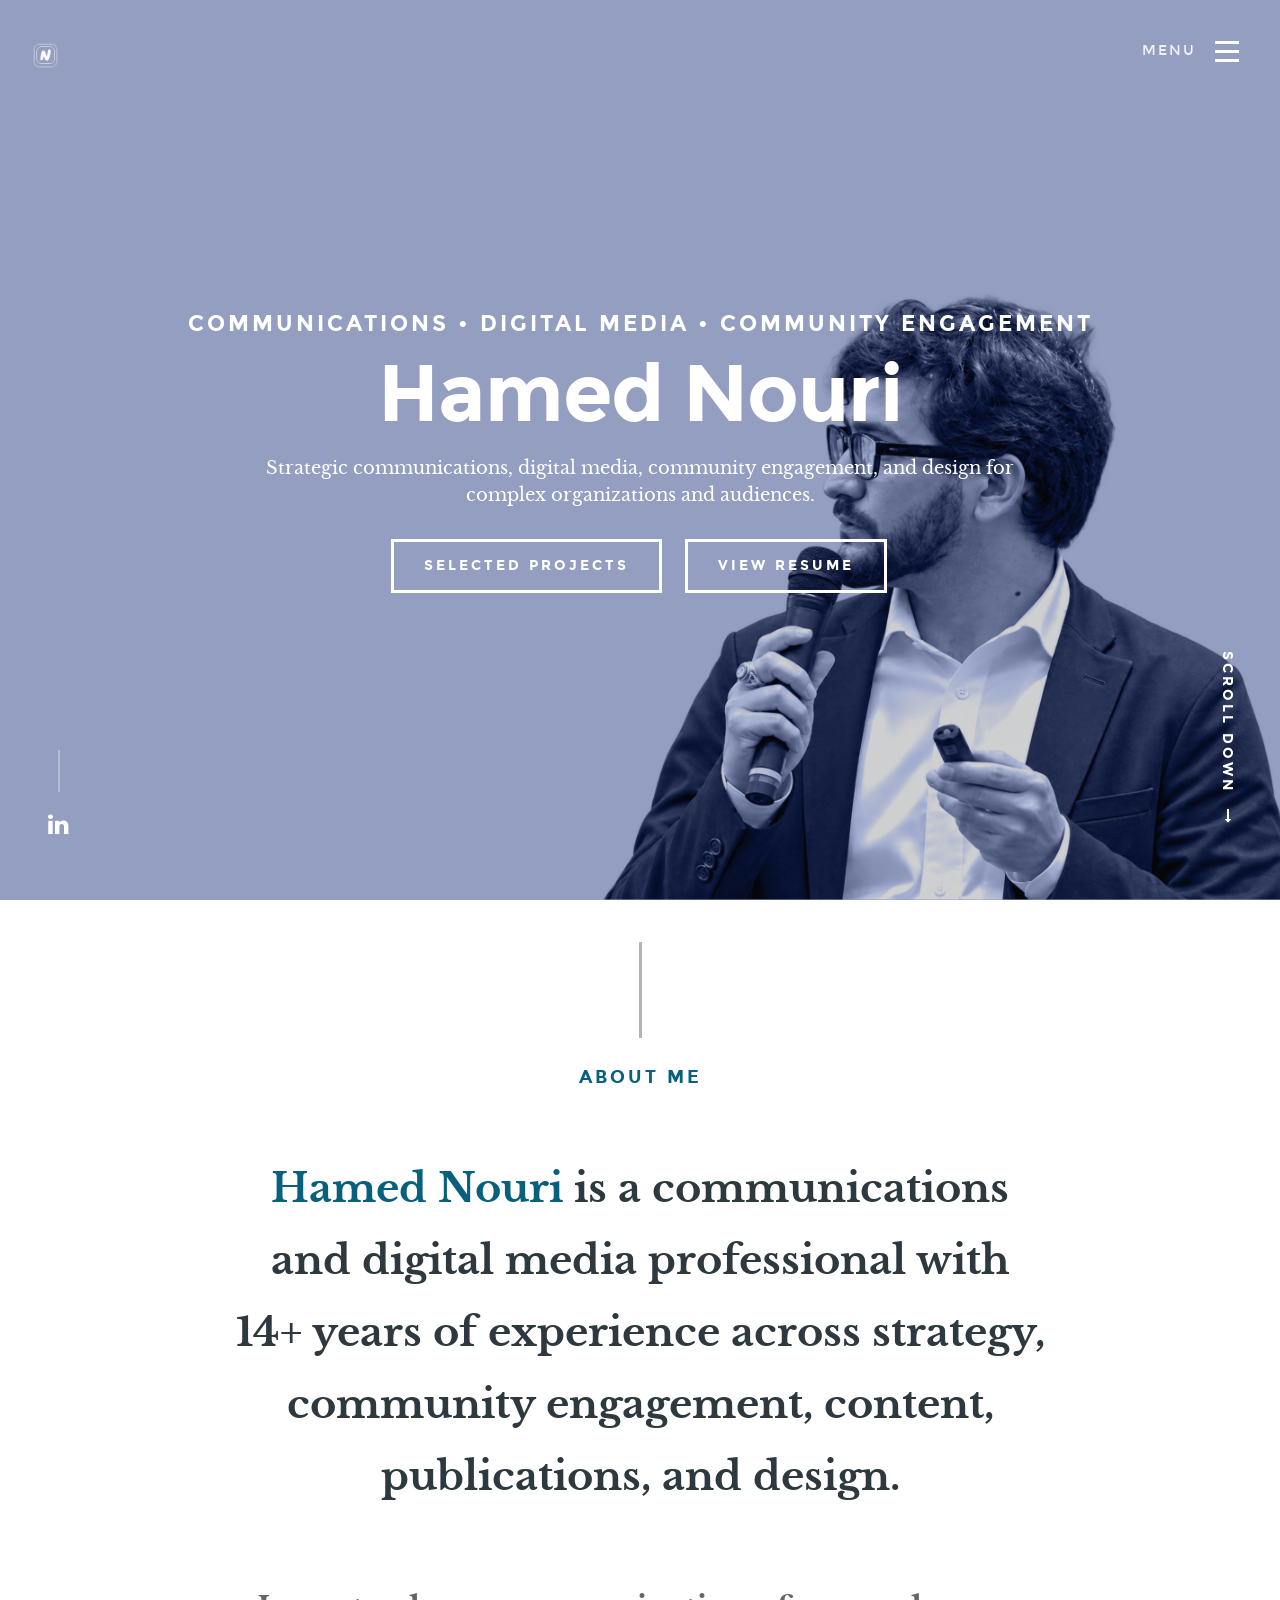
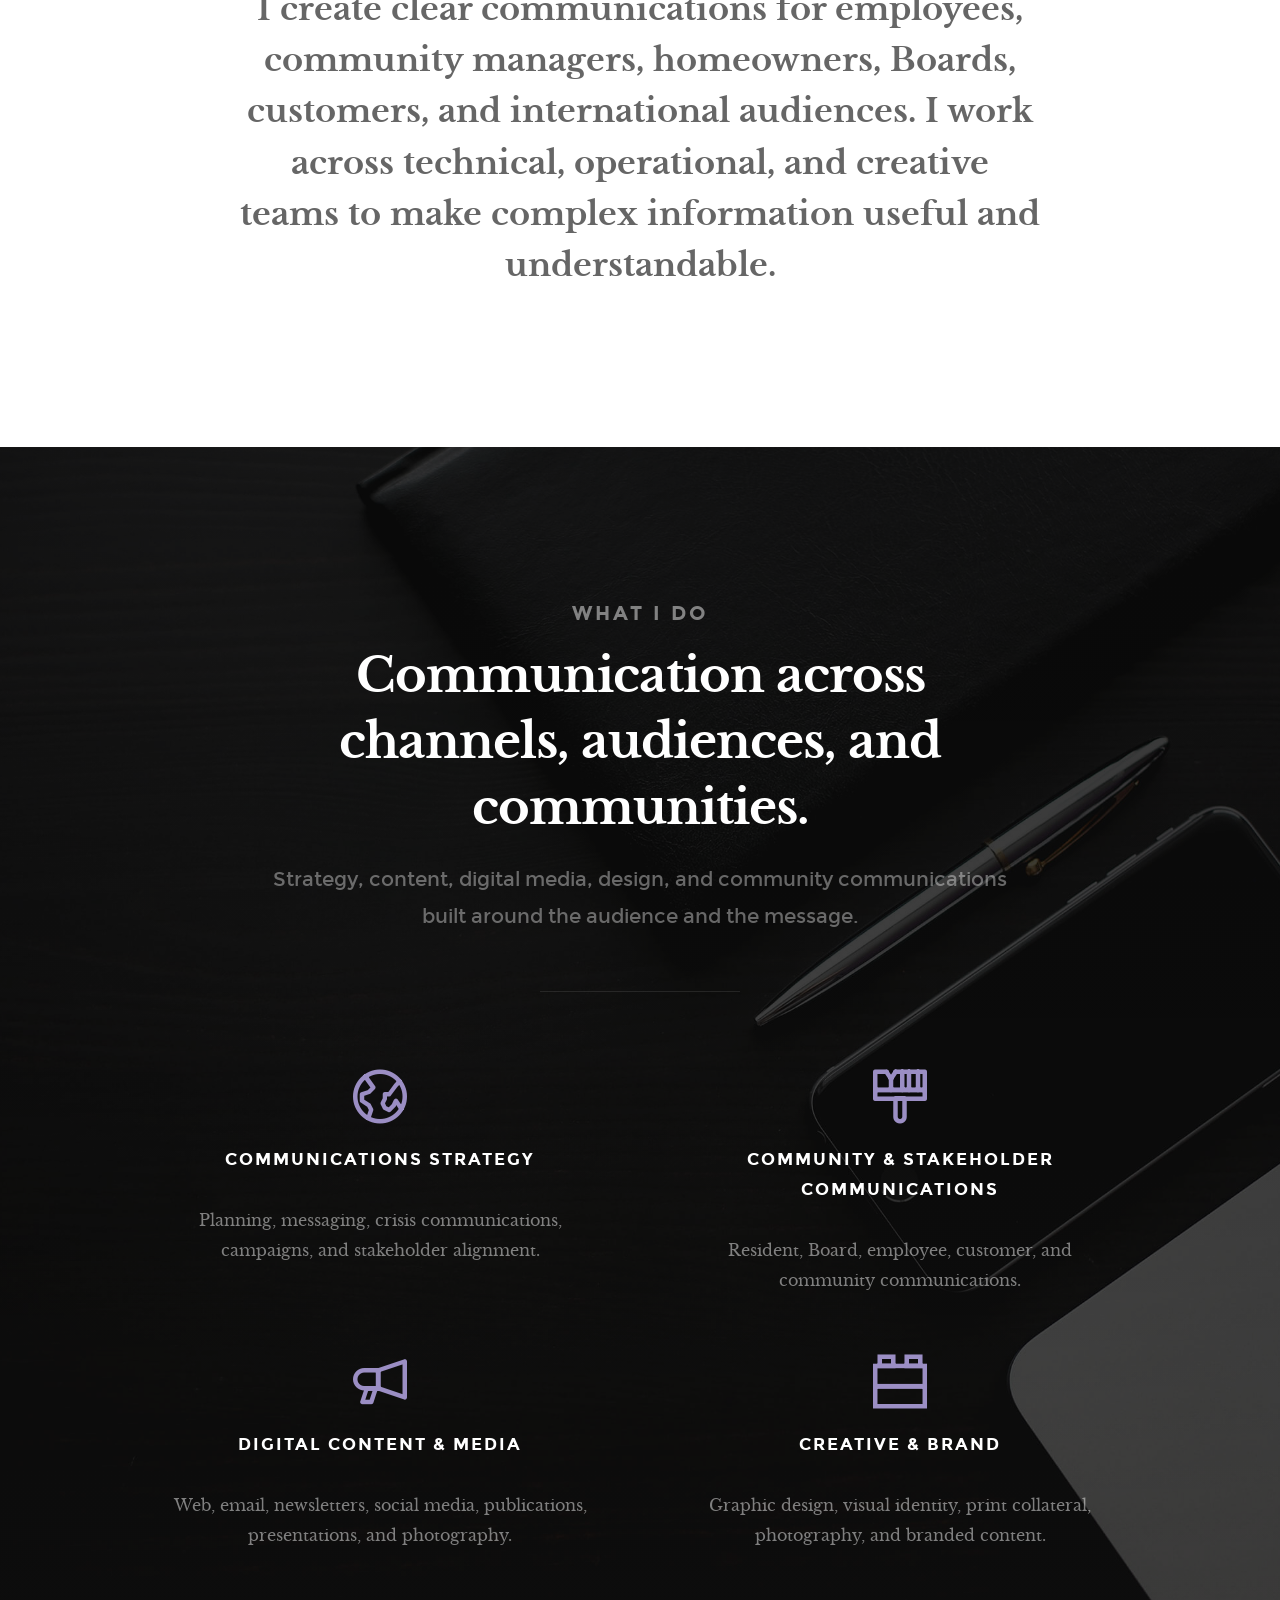
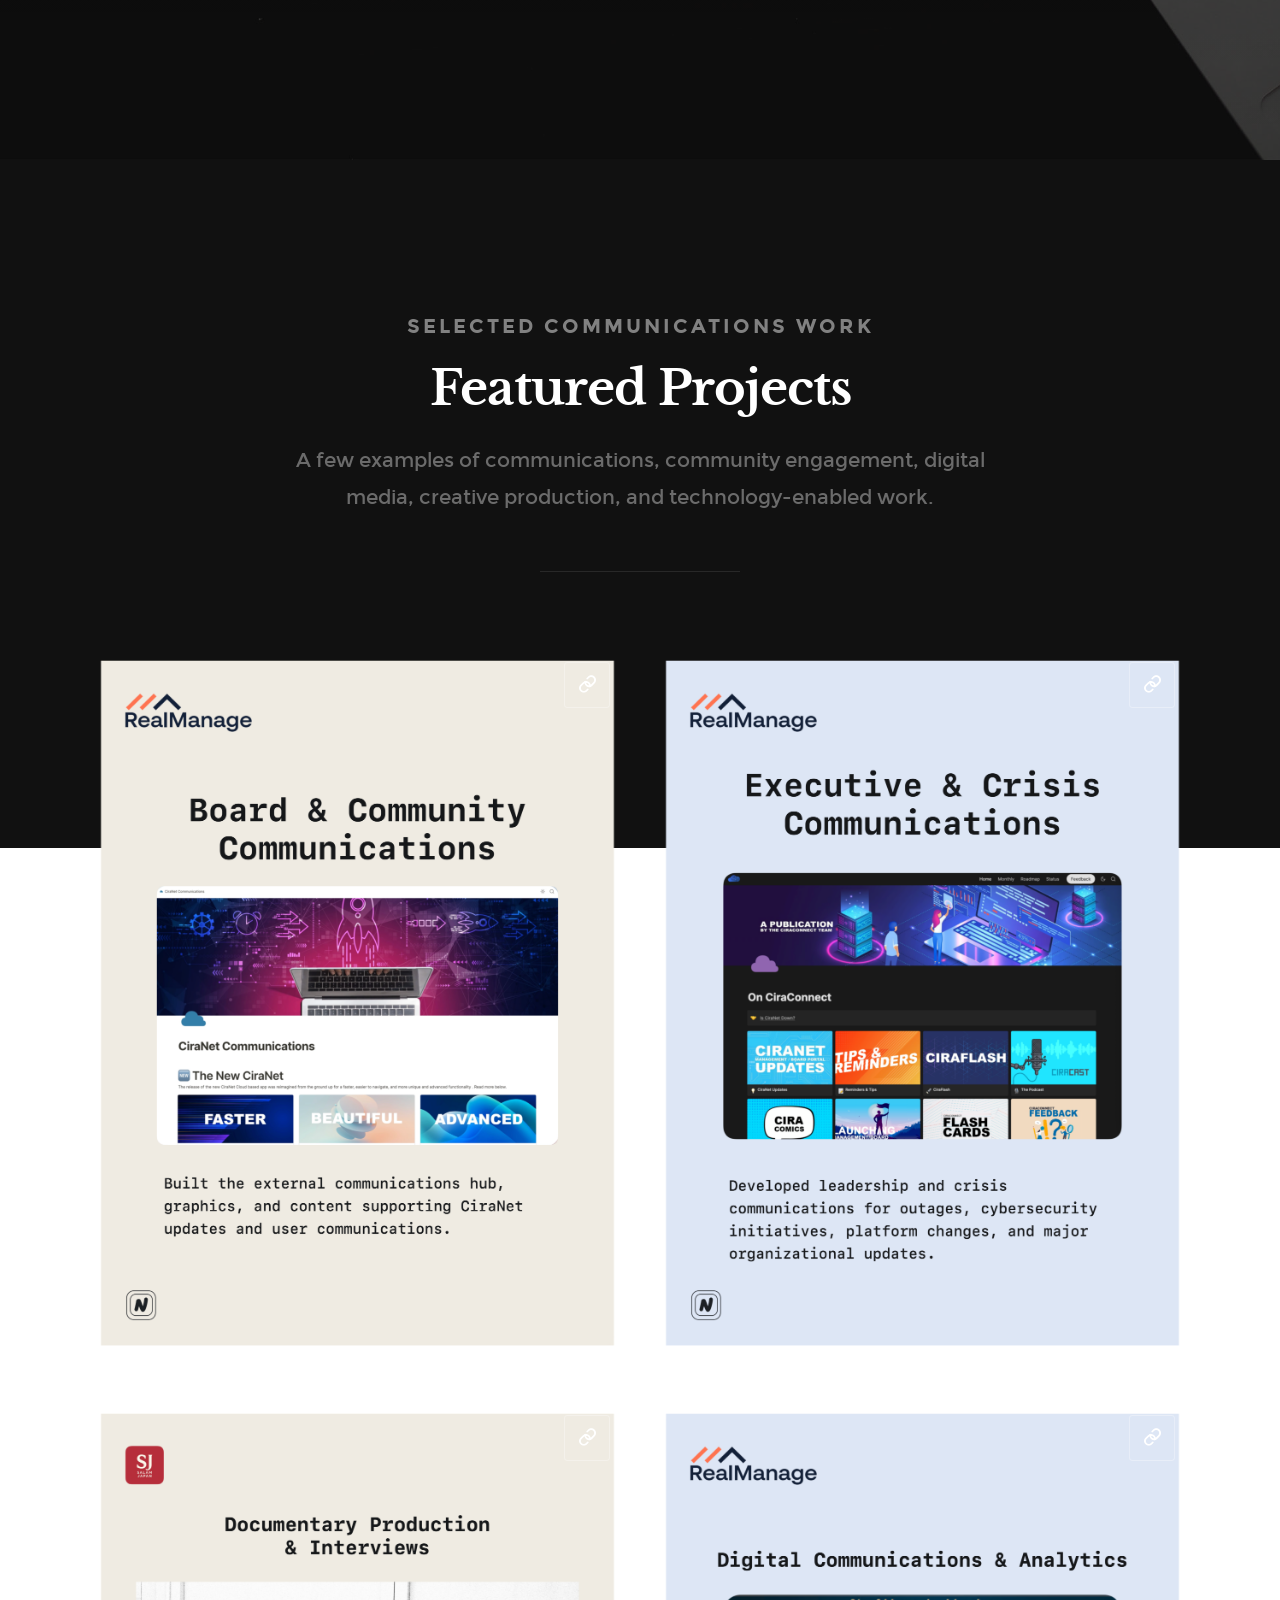
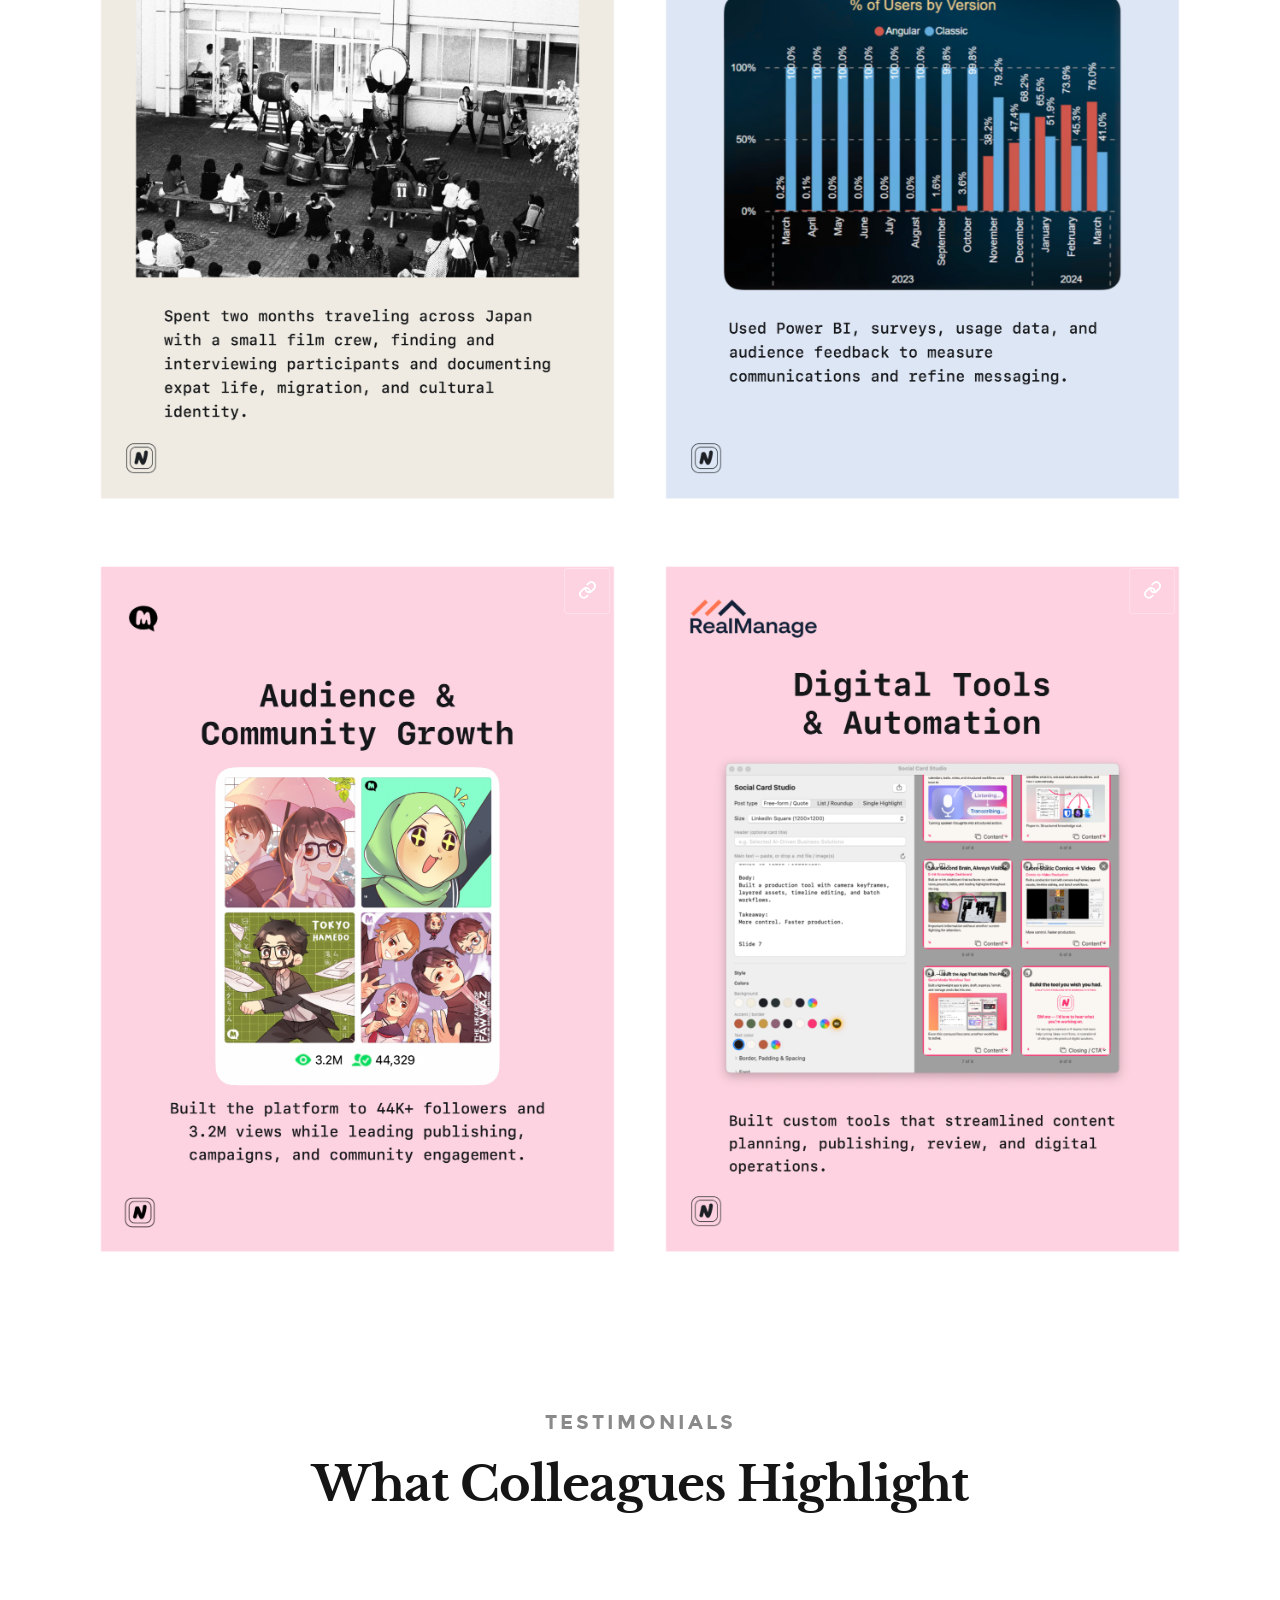
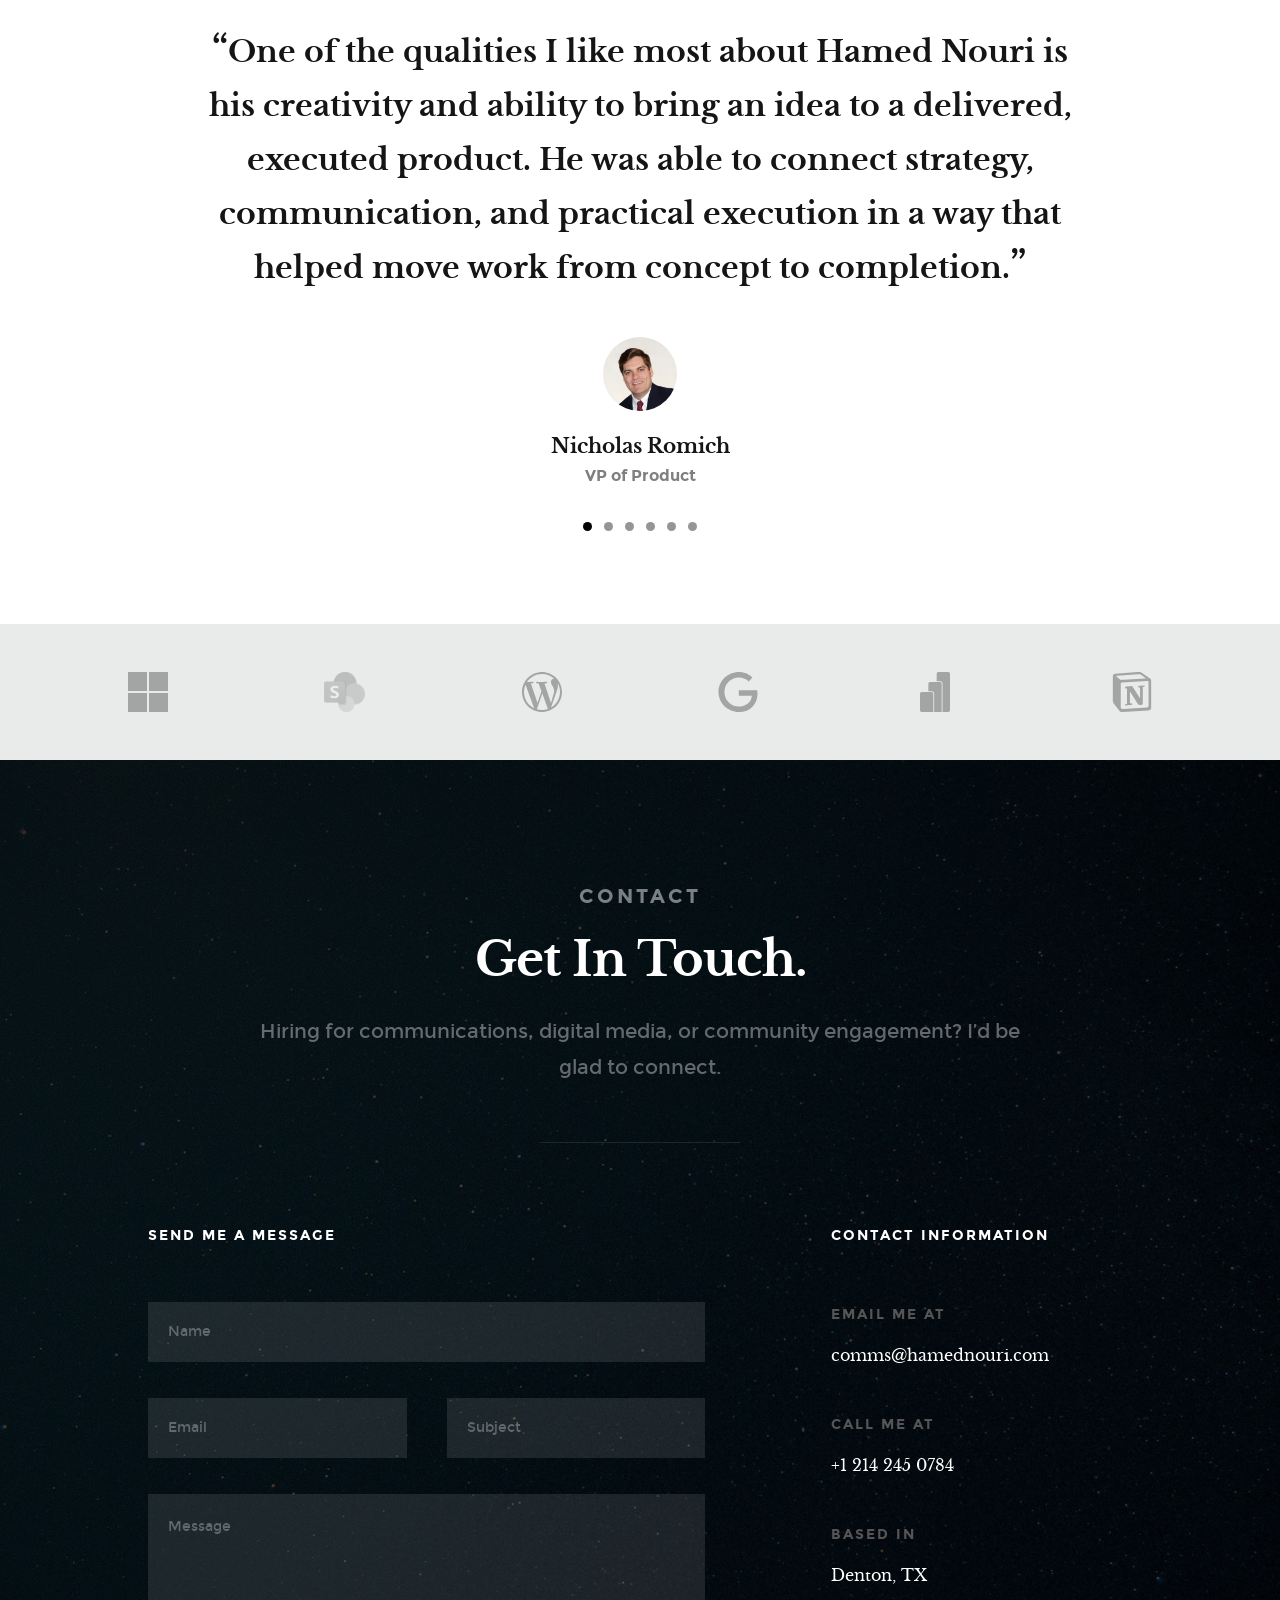
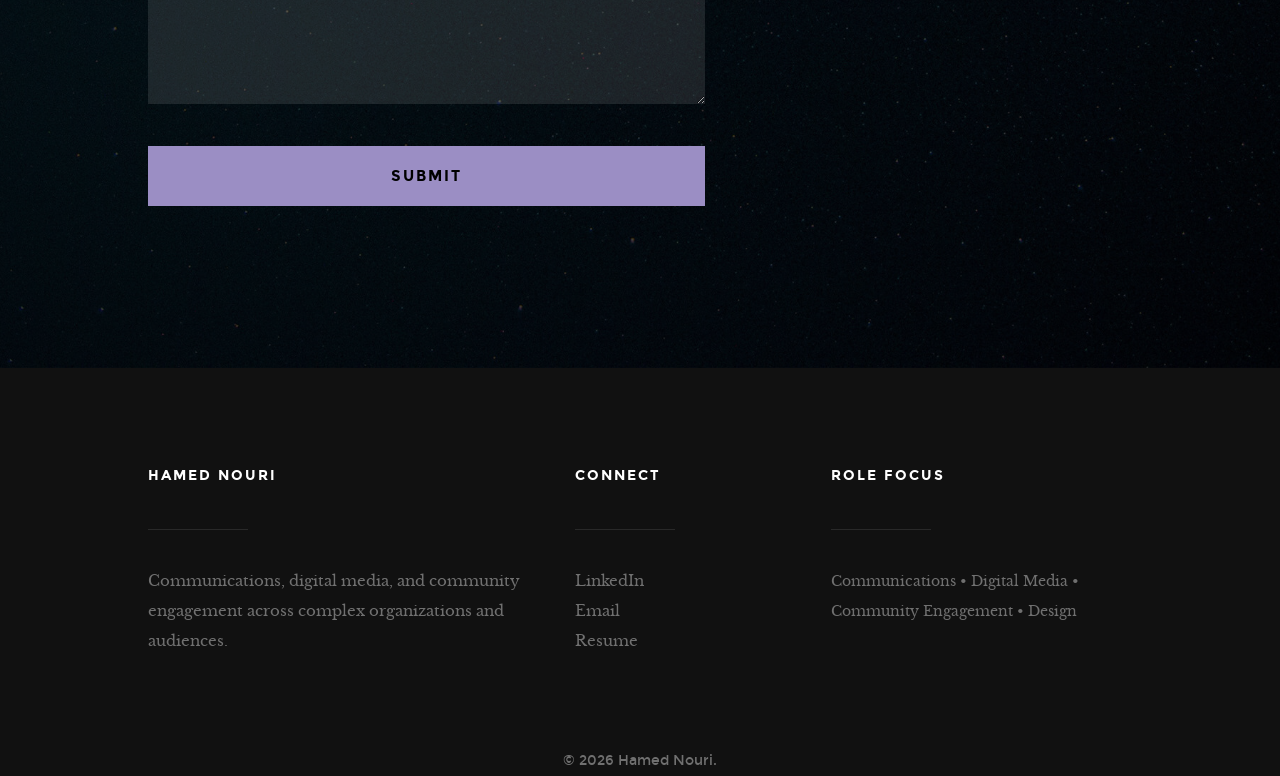
<file: index.html>
<!DOCTYPE html>
<!--[if IE 8 ]><html class="no-js oldie ie8" lang="en"> <![endif]-->
<!--[if IE 9 ]><html class="no-js oldie ie9" lang="en"> <![endif]-->
<!--[if (gte IE 9)|!(IE)]><!--><html class="no-js" lang="en"> <!--<![endif]-->
<head>

   <!--- basic page needs
   ================================================== -->
   <meta charset="utf-8">
	<title>Hamed Nouri — Communications & Media Strategist</title>
	<meta name="description" content="Communications and digital media professional with 14+ years of experience across strategic communications, community engagement, digital content, publications, design, and audience engagement, including prior communications experience with RealManage / CiraConnect.">  
	<meta name="author" content="">

   <!-- mobile specific metas
   ================================================== -->
	<meta name="viewport" content="width=device-width, initial-scale=1, maximum-scale=1">

 	<!-- CSS
   ================================================== -->
   <link rel="stylesheet" href="css/base.css">
   <link rel="stylesheet" href="css/vendor.css">  
   <link rel="stylesheet" href="css/main.css">  

   <!-- script
   ================================================== -->
	<script src="js/modernizr.js"></script>
	<script src="js/pace.min.js"></script>

   <!-- favicons
	================================================== -->
	<link rel="shortcut icon" href="favicon.ico" type="image/x-icon">
	<link rel="icon" href="favicon.ico" type="image/x-icon">


<style>
.site-logo img {
  height: 27px;
  width: auto;
  display: block;
}
@media only screen and (max-width: 768px) {
  .site-logo img {
    height: 24px;
  }
}
</style>
</head>


<body id="top">

	<!-- header 
   ================================================== -->
   <header> 

   	<div class="header-logo">
	      <a class="site-logo" href="#home" aria-label="Hamed Nouri home"><img src="images/logo-hn.png" alt="Hamed Nouri"></a>
	   </div> 

		<a id="header-menu-trigger" href="#0">
		 	<span class="header-menu-text">Menu</span>
		  	<span class="header-menu-icon"></span>
		</a> 

		<nav id="menu-nav-wrap">

			<a href="#0" class="close-button" title="close"><span>Close</span></a>	

	   	<h3 style="margin-bottom: 0;">Hamed Nouri</h3>  

			<ul class="nav-list">
				<li class="current"><a class="smoothscroll" href="#home" title="">Home</a></li>
				<li><a class="smoothscroll" href="#about" title="">About</a></li>
				<li><a class="smoothscroll" href="#services" title="">What I Do</a></li>
				<li><a class="smoothscroll" href="#portfolio" title="">Communications Work</a></li>
                <li><a href="assets/files/Hamed-Nouri-Communications-Media-Strategist-2026.pdf" target="_blank" title="">Resume</a></li>
				<li><a href="https://hub.hamednouri.com" title="">Hub</a></li>
				<li><a class="smoothscroll" href="#contact" title="">Contact</a></li>						
			</ul>	

			

			<ul class="header-social-list">
	         <li>
	         	<a href="https://linkedin.com/in/hamednouri" target="_blank"><i class="fa fa-linkedin"></i></a>
	         </li>
	      </ul>		

		</nav>  <!-- end #menu-nav-wrap -->

	</header> <!-- end header -->  


   <!-- home
   ================================================== -->
   <section id="home">

   	<div class="overlay"></div>

   	<div class="home-content-table">	
		   <div class="home-content-tablecell">
		   	<div class="row">
		   		<div class="col-twelve">		   			
			  		
			  				<h3 class="animate-intro">Communications • Digital Media • Community Engagement</h3>
				  			<h1 class="animate-intro" style="font-size: 8rem; margin-bottom: 1.5rem;">
							Hamed Nouri
				  			</h1>
                            <p class="animate-intro" style="font-size: 1.8rem; color: #fff; max-width: 800px; margin-left: auto; margin-right: auto; line-height: 1.5;">
                            Strategic communications, digital media, community engagement, and design for complex organizations and audiences.
                            </p>

				  			<div class="more animate-intro" style="margin-top: 3rem;">
				  				<a class="smoothscroll button stroke" href="#portfolio">
				  					Selected Projects
				  				</a>
                                <a class="button stroke" href="assets/files/Hamed-Nouri-Communications-Media-Strategist-2026.pdf" target="_blank" style="margin-left: 15px;">
				  					View Resume
				  				</a>
				  			</div>							

			  		</div> <!-- end col-twelve --> 
		   	</div> <!-- end row --> 
		   </div> <!-- end home-content-tablecell --> 		   
		</div> <!-- end home-content-table -->

		<ul class="home-social-list">
			<li>
				<a href="https://linkedin.com/in/hamednouri" target="_blank"><i class="fa fa-linkedin"></i></a>
			</li>
		</ul>
		 <!-- end home-social-list -->	

		<div class="scrolldown">
			<a href="#about" class="scroll-icon smoothscroll">		
		   	Scroll Down		   	
		   	<i class="fa fa-long-arrow-right" aria-hidden="true"></i>
			</a>
		</div>			
   
   </section> <!-- end home -->


   <!-- about
   ================================================== -->
   <section id="about">

   	<div class="row about-wrap">
   		<div class="col-full">

   			<div class="about-profile-bg"></div>

				<div class="intro">
					<h3 class="animate-this">About Me</h3>
	   			<p class="lead animate-this"><span>Hamed Nouri</span> is a communications and digital media professional with 14+ years of experience across strategy, community engagement, content, publications, and design.<br><br>
                <span style="font-size: 0.8em; line-height: 1.6; display: block; max-width: 800px; margin: 0 auto; color: #666;">I create clear communications for employees, community managers, homeowners, Boards, customers, and international audiences. I work across technical, operational, and creative teams to make complex information useful and understandable.</span></p>	
				</div>   

   		</div> <!-- end col-full  -->
   	</div> <!-- end about-wrap  -->

   </section> <!-- end about -->


   <!-- about
   ================================================== -->
   <section id="services">

   	<div class="overlay"></div>
   	<div class="gradient-overlay"></div>
   	
   	<div class="row narrow section-intro with-bottom-sep animate-this">
   		<div class="col-full">
   			
   				<h3>What I Do</h3>
   			   <h1>Communication across channels, audiences, and communities.</h1>
   			
   			   <p class="lead">Strategy, content, digital media, design, and community communications built around the audience and the message.</p>
   			
   	   </div> <!-- end col-full -->
   	</div> <!-- end row -->

   	<div class="row services-content">

   		<div class="services-list block-1-2 block-tab-full group">

	      	<div class="bgrid service-item animate-this">	
	      		<span class="icon"><i class="icon-earth"></i></span>            
	            <div class="service-content">
	            	<h3 class="h05">Communications Strategy</h3>
		            <p>Planning, messaging, crisis communications, campaigns, and stakeholder alignment.</p>	         		
	         	</div> 	         	 
				</div>

				<div class="bgrid service-item animate-this">	
					<span class="icon"><i class="icon-paint-brush"></i></span>                          
	            <div class="service-content">	
	            	<h3 class="h05">Community & Stakeholder Communications</h3>  
		            <p>Resident, Board, employee, customer, and community communications.</p>	         		
	            </div>	                          
			   </div>

			   <div class="bgrid service-item animate-this">
			   	<span class="icon"><i class="icon-megaphone"></i></span>		            
	            <div class="service-content">
	            	<h3 class="h05">Digital Content & Media</h3>
		            <p>Web, email, newsletters, social media, publications, presentations, and photography.</p>
	            </div> 	            	               
			   </div>

				<div class="bgrid service-item animate-this">
					<span class="icon"><i class="icon-lego-block"></i></span>	              
	            <div class="service-content">
	            	<h3 class="h05">Creative & Brand</h3>
		            <p>Graphic design, visual identity, print collateral, photography, and branded content.</p>	         		
	            </div>                
				</div>			   

	      </div> <!-- end services-list -->
   		
   	</div> <!-- end services-content -->   			

   </section> <!-- end services -->


   <!-- portfolio
   ================================================== -->
   <section id="portfolio">
   	
   	<div class="intro-wrap">

   		<div class="row narrow section-intro with-bottom-sep animate-this">
	   		<div class="col-twelve">
	   			<h3>Selected Communications Work</h3>
		   		<h1>Featured Projects</h1>  			
		   		
		   		<p class="lead">A few examples of communications, community engagement, digital media, creative production, and technology-enabled work.</p>	   			
	   		</div>   		
	   	</div> <!-- end row section-intro -->   		

   	</div> <!-- end intro-wrap -->   	

   	<div class="row portfolio-content">
   		<div class="col-twelve">
   			<div id="folio-wrap" class="bricks-wrapper">
    				<div class="brick folio-item">
	               <div class="item-wrap animate-this" data-src="assets/images/portfolio/project-saas-rollout.png" data-sub-html="#01" > 	
	                  <div class="overlay">
	                  	<img src="assets/images/portfolio/project-saas-rollout.png" alt="Board & Community Communications">	                     
	                     <div class="item-text">
	                     	<span class="folio-types">Community Communications • RealManage / CiraConnect</span>
		     					   <h3 class="folio-title">Board & Community Communications</h3>	     					   
		     					</div>                                        
	                  </div>
	                  <a href="#" class='details-link' data-modal="01" title="View project details"><i class="icon-link"></i></a>
	               </div> <!-- end item-wrap -->
						
						<div id="01" class='hide'>
							<h4>Board & Community Communications</h4>
                            <p><strong>RealManage / CiraConnect</strong><br>
                            <em>Community Communications &bull; Digital Media</em></p>
							<p>I built the site, designed the graphics, and developed the content for a Board-facing communications resource. It gave CAMs a ready-to-use source for sharing CiraNet information and updates with Board members and other external audiences.</p>
                            <p><strong>My work:</strong> Website design and development &bull; Content development &bull; Graphic design &bull; Board communications &bull; Community communications</p>
						</div>
	        		</div> <!-- end folio-item -->

    				<div class="brick folio-item">
	               <div class="item-wrap animate-this" data-src="assets/images/portfolio/project-knowledge-base.png" data-sub-html="#02" > 	
	                  <div class="overlay">
	                  	<img src="assets/images/portfolio/project-knowledge-base.png" alt="Enterprise & Crisis Communications">	                     
	                     <div class="item-text">
	                     	<span class="folio-types">Strategic Communications • Change Management</span>
		     					   <h3 class="folio-title">Enterprise & Crisis Communications</h3>	     					   
		     					</div>                                        
	                  </div>
	                  <a href="#" class='details-link' data-modal="02" title="View project details"><i class="icon-link"></i></a>
	               </div> <!-- end item-wrap -->
						
						<div id="02" class='hide'>
							<h4>Executive & Crisis Communications</h4>
                            <p><strong>RealManage / CiraConnect</strong><br>
                            <em>Strategic Communications &bull; Crisis Communications</em></p>
							<p>Worked with leadership and technical teams to communicate high-impact changes clearly and quickly. My work included executive communications, system-outage messaging, cybersecurity initiatives, organizational updates, and communications supporting major technology changes.</p>
                            <p><strong>My work:</strong> Executive communications &bull; Crisis communications &bull; Change communications &bull; Technical communication &bull; Cross-functional coordination</p>
						</div>
	        		</div> <!-- end folio-item -->

    				<div class="brick folio-item">
	               <div class="item-wrap animate-this" data-src="assets/images/portfolio/project-ai-workflows.png" data-sub-html="#04" >
	                  <div class="overlay">
	                  	<img src="assets/images/portfolio/project-ai-workflows.png" alt="Salaam Japan Documentary">
	                     <div class="item-text">
	                     	<span class="folio-types">Media Production • Documentary • Japan</span>
		     					   <h3 class="folio-title">Salaam Japan Documentary</h3>
		     					</div>
	                  </div>
	                  <a href="#" class='details-link' data-modal="04" title="View project details"><i class="icon-link"></i></a>
	               </div> <!-- end item-wrap -->

						<div id="04" class='hide'>
							<h4>Documentary Production & Interviews</h4>
                            <p><strong>Salaam Japan</strong><br>
                            <em>Media Production &bull; Documentary</em></p>
							<p>Worked on a documentary project in Japan for approximately two months as part of a small film crew. My work included helping identify participants, conducting interviews, working with subjects across cultural and language differences, and contributing to the filming and storytelling process.</p>
                            <p><strong>My work:</strong> Documentary production &bull; Interviews &bull; Field research &bull; Cross-cultural communication &bull; Visual storytelling</p>
						</div>
	        		</div> <!-- end folio-item -->

    				<div class="brick folio-item">
	               <div class="item-wrap animate-this" data-src="assets/images/portfolio/project-adoption-feedback.png" data-sub-html="#03" >
	                  <div class="overlay">
	                  	<img src="assets/images/portfolio/project-adoption-feedback.png" alt="Digital Communications & Analytics">
	                     <div class="item-text">
	                     	<span class="folio-types">Digital Media • Measurement</span>
		     					   <h3 class="folio-title">Digital Communications & Analytics</h3>
		     					</div>
	                  </div>
	                  <a href="#" class='details-link' data-modal="03" title="View project details"><i class="icon-link"></i></a>
	               </div> <!-- end item-wrap -->

						<div id="03" class='hide'>
							<h4>Digital Communications & Analytics</h4>
                            <p><strong>RealManage / CiraConnect</strong><br>
                            <em>Digital Communications &bull; Analytics</em></p>
							<p>Used communication and usage data to understand how audiences were responding to major initiatives. Combined Power BI, surveys, engagement information, support feedback, and other analytics to identify communication needs and improve messaging.</p>
                            <p><strong>My work:</strong> Communication measurement &bull; Power BI &bull; Surveys &bull; Audience feedback &bull; Messaging strategy</p>
						</div>
	        		</div> <!-- end folio-item -->

    				<div class="brick folio-item">
	               <div class="item-wrap animate-this" data-src="assets/images/portfolio/project-flashcard-app.png" data-sub-html="#05" > 	
	                  <div class="overlay">
	                  	<img src="assets/images/portfolio/project-flashcard-app.png" alt="MManga: Audience & Community Growth">	                     
	                     <div class="item-text">
	                     	<span class="folio-types">Digital Publishing • Community Engagement</span>
		     					   <h3 class="folio-title">MManga: Audience & Community Growth</h3>	     					   
		     					</div>                                        
	                  </div>
	                  <a href="#" class='details-link' data-modal="05" title="View project details"><i class="icon-link"></i></a>
	               </div> <!-- end item-wrap -->
						
						<div id="05" class='hide'>
							<h4>Audience & Community Growth</h4>
                            <p><strong>MManga</strong><br>
                            <em>Digital Publishing &bull; Community Engagement</em></p>
							<p>Built and managed a digital publishing community that grew to more than 44,000 followers and 3 million views. I managed publishing, campaigns, audience communications, editorial planning, contributor coordination, and community engagement across digital channels.</p>
                            <p><strong>My work:</strong> Community engagement &bull; Digital publishing &bull; Campaigns &bull; Editorial planning &bull; Audience growth</p>
						</div>
	        		</div> <!-- end folio-item -->

    				<div class="brick folio-item">
	               <div class="item-wrap animate-this" data-src="assets/images/portfolio/project-community-ops.png" data-sub-html="#06" > 	
	                  <div class="overlay">
	                  	<img src="assets/images/portfolio/project-community-ops.png" alt="Digital Tools & Automation">	                     
	                     <div class="item-text">
	                     	<span class="folio-types">Communications Technology • Workflow Design</span>
		     					   <h3 class="folio-title">Digital Tools & Automation</h3>	     					   
		     					</div>                                        
	                  </div>
	                  <a href="#" class='details-link' data-modal="06" title="View project details"><i class="icon-link"></i></a>
	               </div> <!-- end item-wrap -->
						
						<div id="06" class='hide'>
							<h4>Digital Tools & Automation</h4>
                            <p><em>Communications Technology &bull; Workflow Design</em></p>
							<p>I build purpose-specific tools when an existing workflow needs something more tailored. My communications-related work includes tools supporting content planning, publishing, workflow automation, information management, and digital production.</p>
                            <p><strong>My work:</strong> Workflow automation &bull; Communications technology &bull; Publishing tools &bull; Digital operations &bull; Custom software</p>
						</div>
	        		</div> <!-- end folio-item -->
</div> <!-- end folio-wrap -->
   		</div> <!-- end twelve -->
   	</div> <!-- end portfolio-content -->   	

   </section>  <!-- end portfolio -->


   <!-- Testimonials Section
   ================================================== -->
   <section id="testimonials">

   	<div class="row narrow section-intro with-bottom-sep animate-this">
   		<div class="col-twelve">
   			<h3>Testimonials</h3>
   			<h1>What Colleagues Highlight</h1>
   		</div>
   	</div> <!-- end row section-intro -->

      <div class="row flex-container">
    
         <div id="testimonial-slider" class="flex-slider animate-this">

            <ul class="slides">
<li>
                  <p>One of the qualities I like most about Hamed Nouri is his creativity and ability to bring an idea to a delivered, executed product. He was able to connect strategy, communication, and practical execution in a way that helped move work from concept to completion.</p> 
                  <div class="testimonial-author">
                    	<img src="images/testimonials/testimonial-nicholas-romich.jpg" alt="Nicholas Romich">
                    	<div class="author-info">
                    		Nicholas Romich
                    		<span class="position">VP of Product</span>
                    	</div>
                  </div>                 
             	</li>
<li>
                  <p>Hamed has a rare gift for making the complex feel accessible. His work helped bridge technical changes and user understanding through clear, thoughtful communication and practical support resources.</p> 
                  <div class="testimonial-author">
                    	<img src="images/testimonials/testimonial-edgar-sanchez.png" alt="Edgar Sanchez">
                    	<div class="author-info">
                    		Edgar Sanchez
                    		<span class="position">Platform Engineer, CiraConnect</span>
                    	</div>
                  </div>                 
             	</li>
<li>
                  <p>Hamed is a remarkably fast learner who consistently turns new knowledge into practical improvements that make a real impact on the team.</p> 
                  <div class="testimonial-author">
                    	<img src="assets/images/testimonials/testimonial-matin-moghaddas.jpg" alt="Dr. Matin Moghaddas, D.O.">
                    	<div class="author-info">
                    		Dr. Matin Moghaddas, D.O.
                    		<span class="position">Hospitalist Physician &bull; Family Medicine Residency Faculty</span>
                    	</div>
                  </div>                 
             	</li>
<li>
                  <p>His clear, timely communications were a major reason the transition went so smoothly. He helped manage timelines, gather feedback, create training materials, and keep stakeholders aligned.</p> 
                  <div class="testimonial-author">
                    	<img src="images/testimonials/testimonial-daniel-yoes.png" alt="Daniel Yoes">
                    	<div class="author-info">
                    		Daniel Yoes
                    		<span class="position">Serial Founder | B2B SaaS Portfolio</span>
                    	</div>
                  </div>                 
             	</li>
<li>
                  <p>Hamed's communications were critical in allowing for that success. His work helped users understand what was changing, what to expect, and what to do next throughout a complex software transition.</p> 
                  <div class="testimonial-author">
                    	<img src="assets/images/testimonials/testimonial-cheryl-veldman.png" alt="Cheryl Veldman">
                    	<div class="author-info">
                    		Cheryl Veldman
                    		<span class="position">Account Manager, CiraConnect</span>
                    	</div>
                  </div>                 
             	</li>
<li>
                  <p>He filled a vital gap between product development and informing the user base, creating communications and support resources that helped people understand what was changing and what to do next.</p> 
                  <div class="testimonial-author">
                    	<img src="assets/images/testimonials/testimonial-timothy-crawford.svg" alt="Timothy Crawford">
                    	<div class="author-info">
                    		Timothy Crawford
                    		<span class="position">Transition Account Manager, CiraConnect</span>
                    	</div>
                  </div>                 
             	</li>
            </ul> <!-- end slides -->

         </div> <!-- end testimonial-slider -->         
        
      </div> <!-- end flex-container -->

   </section> <!-- end testimonials -->


	<!-- stats
   ================================================== -->
   <section id="clients">

		<div class="row">
			<div class="col-twelve">
                				<div class="client-lists owl-carousel" style="opacity: 0.5; filter: grayscale(100%);">
  					<div><img src="images/tools/microsoft.svg" alt="Microsoft 365" style="max-height: 40px; width: auto; margin: 0 auto;"></div>
  					<div><img src="images/tools/sharepoint.png" alt="SharePoint" style="max-height: 40px; width: auto; margin: 0 auto;"></div>
  					<div><img src="images/tools/wordpress.svg" alt="WordPress" style="max-height: 40px; width: auto; margin: 0 auto;"></div>
  					<div><img src="images/tools/google.svg" alt="Google Workspace" style="max-height: 40px; width: auto; margin: 0 auto;"></div>
  					<div><img src="images/tools/powerbi.svg" alt="Power BI" style="max-height: 40px; width: auto; margin: 0 auto;"></div>
  					<div><img src="images/tools/notion.svg" alt="Notion" style="max-height: 40px; width: auto; margin: 0 auto;"></div>
				</div>
				
			</div> <!-- end col-twelve -->
		</div> <!-- end row -->

   </section> <!-- end clients -->



	

	<!-- contact
   ================================================== -->
   <section id="contact">

      <div class="overlay"></div>

		<div class="row narrow section-intro with-bottom-sep">
   		<div class="col-twelve">
   			<h3>Contact</h3>
   			<h1>Get In Touch.</h1>

   			<p class="lead">Hiring for communications, digital media, or community engagement? I’d be glad to connect.</p>
   		</div> 
   	</div> <!-- end section-intro -->

   	<div class="row contact-content">

   		<div class="col-seven tab-full">

   			<h5>Send Me a Message</h5>

            <!-- form -->
                        <form name="contactForm" id="contactForm" action="https://formspree.io/f/mlgkplad" method="POST">     			
               <input type="hidden" name="_subject" value="New message from delivery.hamednouri.com">
               <div class="form-field">
  					   <input name="name" type="text" id="contactName" placeholder="Name" value="" minlength="2" required="">
               </div>
               <div class="row">
                  	<div class="col-six tab-full">
                  		<div class="form-field">
                  			<input name="email" type="email" id="contactEmail" placeholder="Email" value="" required="">
                  		</div>		      			   
		            </div>
	            	<div class="col-six tab-full">	            
	            		<div class="form-field">
	            			<input name="subject" type="text" id="contactSubject" placeholder="Subject" value="">
	                  </div>		     				   
		            </div>
               </div>
               <div class="form-field">
	              	<textarea name="message" id="contactMessage" placeholder="Message" rows="10" cols="50" required=""></textarea>
	            </div> 
               <div class="form-field">
                  <button type="submit" class="submitform">Submit</button>
               </div>
      		</form> <!-- end form -->

            <!-- contact-warning -->
            <div id="message-warning"></div> 

            <!-- contact-success -->
      		<div id="message-success">
               <i class="fa fa-check"></i>Your message was sent, thank you!<br>
      		</div>

         </div> <!-- end col-seven --> 

                  <div class="col-four tab-full contact-info end">

         	<h5>Contact Information</h5>

         	<div class="cinfo">
	   			<h6>Email Me At</h6>
	   			<p>
	            	comms@hamednouri.com
	            </p>
	   		</div> <!-- end cinfo -->

	   		<div class="cinfo">
	   			<h6>Call Me At</h6>
	   			<p>
	   				+1 214 245 0784	     
				   </p>
	   		</div> <!-- end cinfo -->

	   		<div class="cinfo">
	   			<h6>Based In</h6>
	   			<p>
	   				Denton, TX
				   </p>
	   		</div>

         </div> <!-- end cinfo --> 

   	</div> <!-- end row contact-content -->
		
	</section> <!-- end contact -->


	<!-- footer
   ================================================== -->
	<footer>
     	<div class="footer-main">

   		<div class="row">  

	      	<div class="col-five tab-full footer-about">       

	            <h4 class="h05">Hamed Nouri</h4>
	            <p>Communications, digital media, and community engagement across complex organizations and audiences.</p>	            

		      </div> <!-- end footer-about -->

	      	<div class="col-three tab-full footer-social">

	      		<h4 class="h05">Connect</h4>

	      		<ul class="list-links">
	      			<li><a href="https://linkedin.com/in/hamednouri">LinkedIn</a></li>
						<li><a href="mailto:comms@hamednouri.com">Email</a></li>
						<li><a href="assets/files/Hamed-Nouri-Communications-Media-Strategist-2026.pdf">Resume</a></li>					
					</ul>

	      	</div> <!-- end footer-social -->  

	      	<div class="col-four tab-full footer-subscribe end">

	      		<h4 class="h05">Role Focus</h4>
	      		<p style="color: rgba(255,255,255,0.4); font-size: 1.4rem;">Communications • Digital Media • Community Engagement • Design</p>
	      	           	
	      	</div> <!-- end footer-subscribe -->      	    

	      </div> <!-- end row -->

   	</div> <!-- end footer-main -->

   	<div class="footer-bottom">

      	<div class="row">

      		<div class="col-twelve">
	      		<div class="copyright">
		         	<span>© 2026 Hamed Nouri.</span>		         	
		         </div>	
						 
						 
	      	</div>

      	</div>   	

      </div> <!-- end footer-bottom -->

      <div id="go-top">
		   <a class="smoothscroll" title="Back to Top" href="#top">
		   	<i class="fa fa-long-arrow-up" aria-hidden="true"></i>
		   </a>
		</div>		
   </footer>

   <div id="preloader">
    	<div id="loader"></div>
   </div>

   <!-- Project details popup
   ================================================== -->
   <div id="project-modal" class="project-modal" aria-hidden="true">
   	<div class="project-modal-backdrop"></div>
   	<div class="project-modal-panel" role="dialog" aria-modal="true">
   		<button type="button" class="project-modal-close" aria-label="Close">&times;</button>
   		<div class="project-modal-body"></div>
   	</div>
   </div>

   <!-- Java Script
   ================================================== -->
   <script src="js/jquery-2.1.3.min.js"></script>
   <script src="js/plugins.js"></script>
   <script src="js/main.js"></script>
   <script>
   (function() {
   	var modal = document.getElementById('project-modal');
   	var body = modal.querySelector('.project-modal-body');

   	function openModal(id) {
   		var source = document.getElementById(id);
   		if (!source) return;
   		body.innerHTML = source.innerHTML;
   		modal.classList.add('active');
   		modal.setAttribute('aria-hidden', 'false');
   		document.body.style.overflow = 'hidden';
   	}

   	function closeModal() {
   		modal.classList.remove('active');
   		modal.setAttribute('aria-hidden', 'true');
   		document.body.style.overflow = '';
   	}

   	document.querySelectorAll('.details-link[data-modal]').forEach(function(link) {
   		link.addEventListener('click', function(e) {
   			e.preventDefault();
   			openModal(link.getAttribute('data-modal'));
   		});
   	});

   	modal.querySelector('.project-modal-close').addEventListener('click', closeModal);
   	modal.querySelector('.project-modal-backdrop').addEventListener('click', closeModal);
   	document.addEventListener('keydown', function(e) {
   		if (e.key === 'Escape') closeModal();
   	});
   })();
   </script>

</body>

</html>
</file>
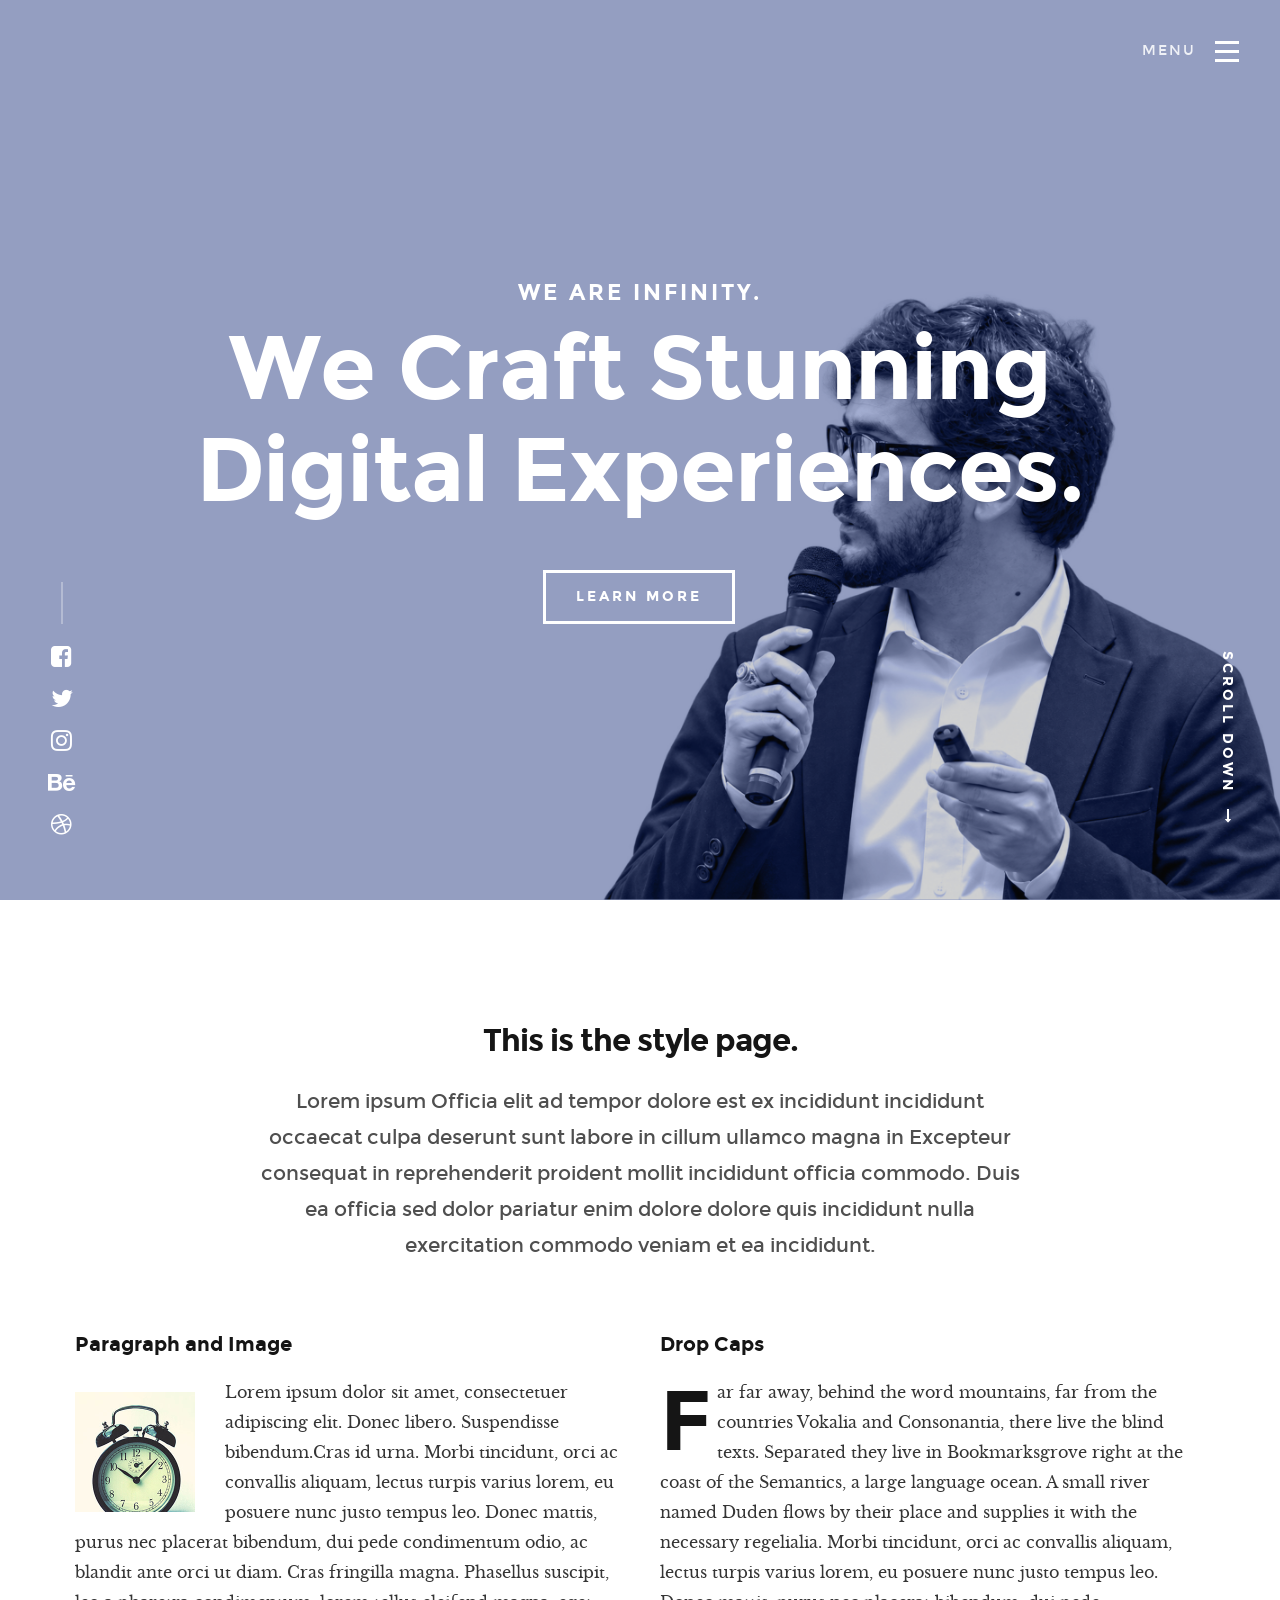
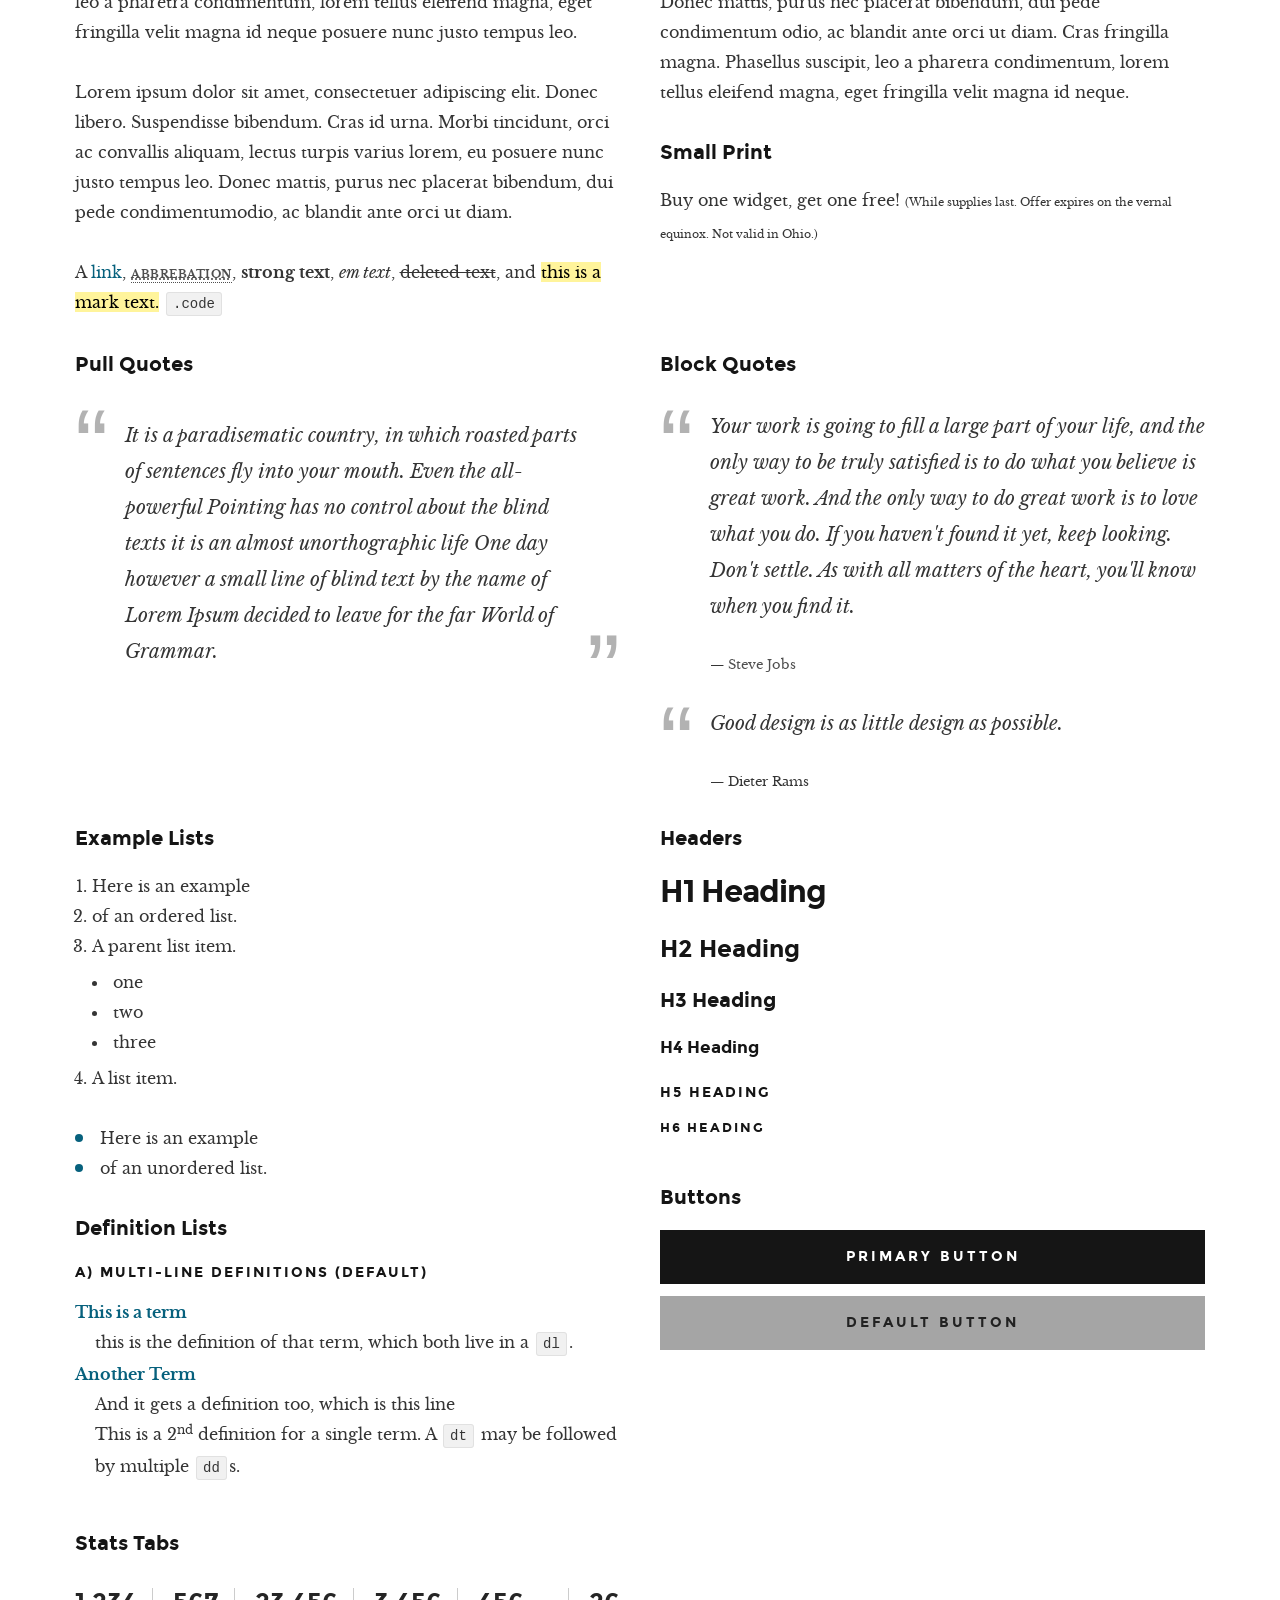
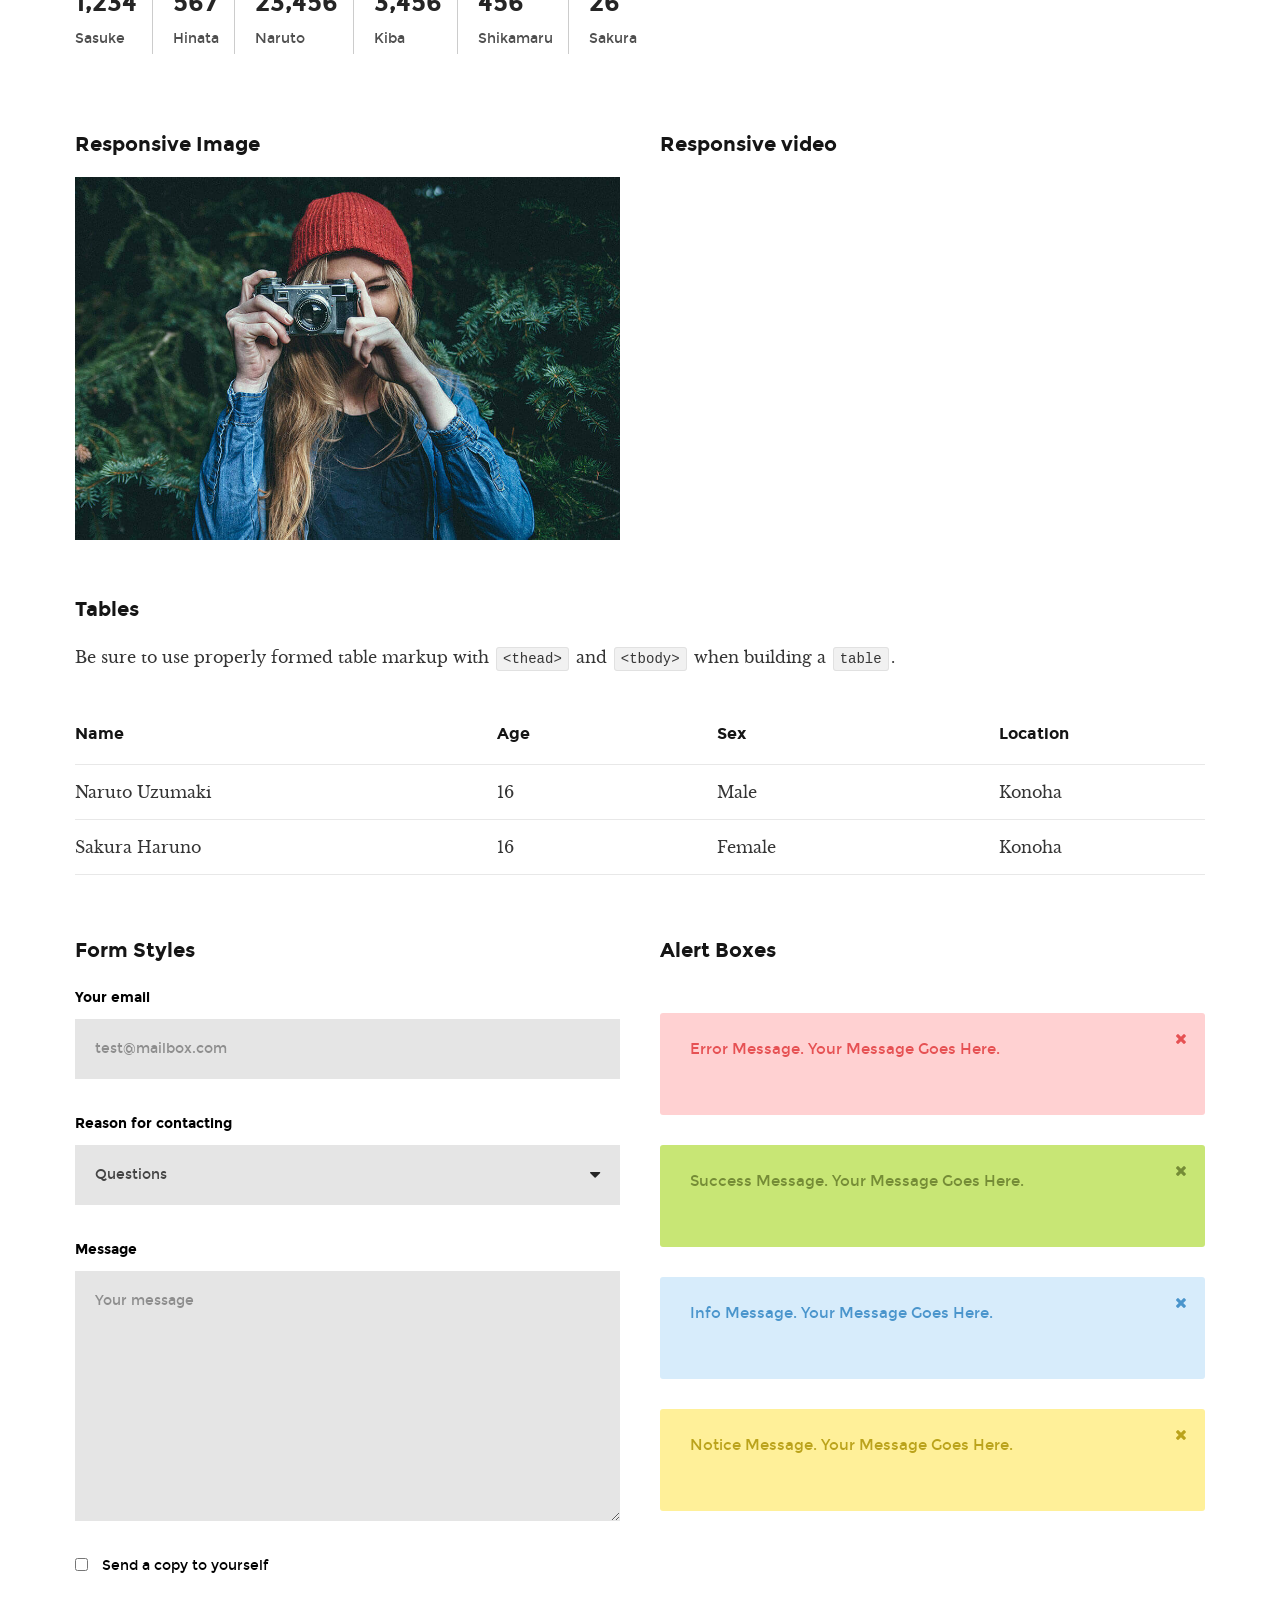
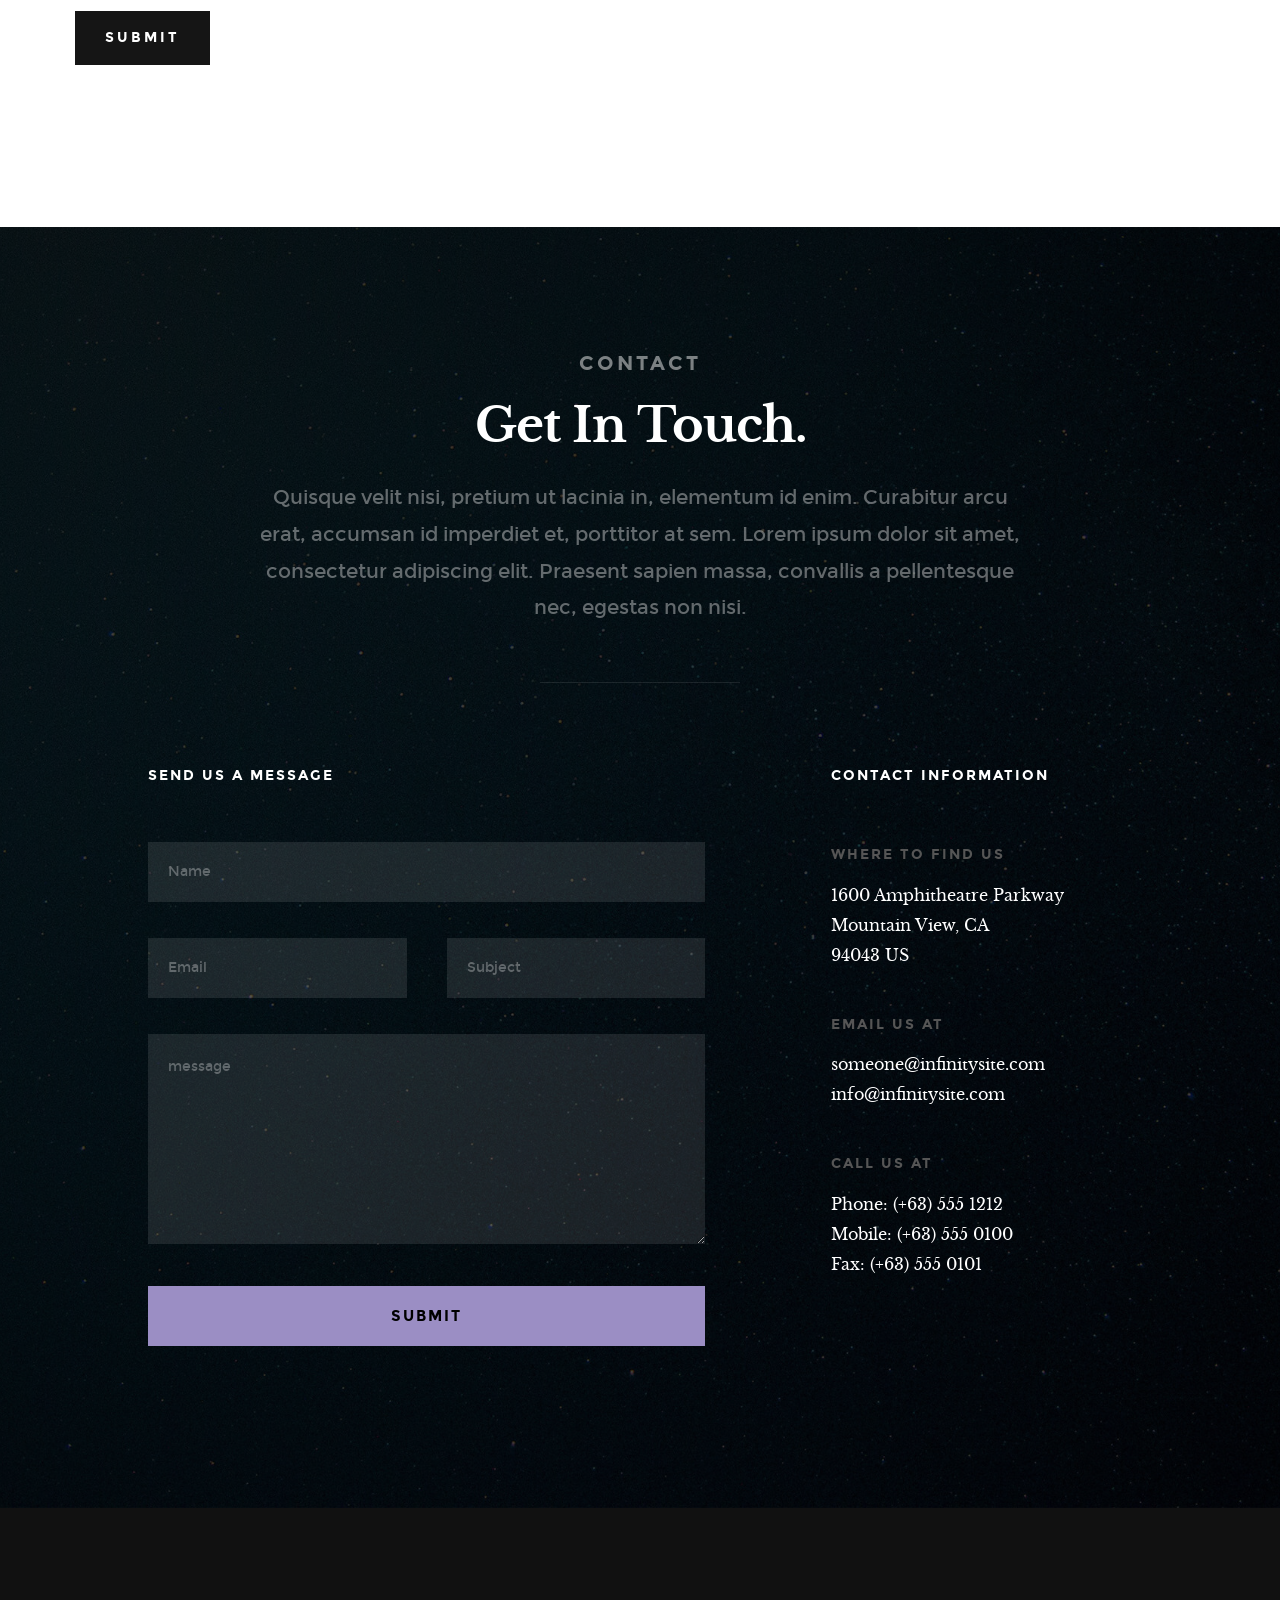
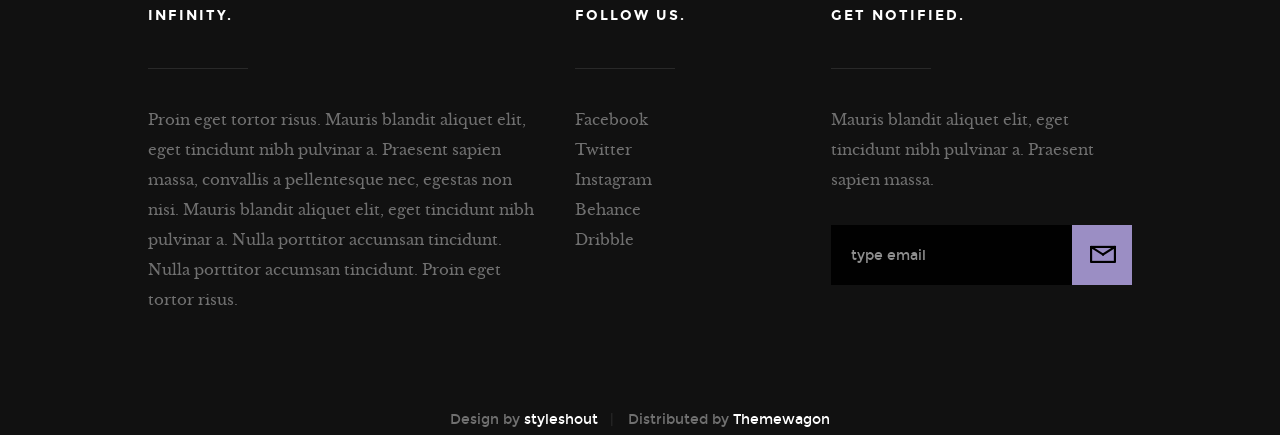
<file: styles.html>
<!DOCTYPE html>
<!--[if IE 8 ]><html class="no-js oldie ie8" lang="en"> <![endif]-->
<!--[if IE 9 ]><html class="no-js oldie ie9" lang="en"> <![endif]-->
<!--[if (gte IE 9)|!(IE)]><!--><html class="no-js" lang="en"> <!--<![endif]-->
<head>

   <!--- basic page needs
   ================================================== -->
   <meta charset="utf-8">
	<title>Style Guide - Infinity</title>
	<meta name="description" content="">  
	<meta name="author" content="">

   <!-- mobile specific metas
   ================================================== -->
	<meta name="viewport" content="width=device-width, initial-scale=1, maximum-scale=1">

 	<!-- CSS
   ================================================== -->
   <link rel="stylesheet" href="css/base.css">
   <link rel="stylesheet" href="css/vendor.css">  
   <link rel="stylesheet" href="css/main.css"> 

   <style type="text/css" media="screen">
   	#styles { 
   		background: white;
   		padding-top: 12rem;
   		padding-bottom: 12rem;
   	}      	
   </style>   

   <!-- script
   ================================================== -->
	<script src="js/modernizr.js"></script>
	<script src="js/pace.min.js"></script>

   <!-- favicons
	================================================== -->
	<link rel="shortcut icon" href="favicon.ico" type="image/x-icon">
	<link rel="icon" href="favicon.ico" type="image/x-icon">

</head>

<body id="top">

	<!-- header 
   ================================================== -->
   <header> 

   	<div class="header-logo">
	      <a href="index.html">Infinity</a>
	   </div> 

		<a id="header-menu-trigger" href="#0">
		 	<span class="header-menu-text">Menu</span>
		  	<span class="header-menu-icon"></span>
		</a> 

		<nav id="menu-nav-wrap">

			<a href="#0" class="close-button" title="close"><span>Close</span></a>	

	   	<h3>Infinity.</h3>  

			<ul class="nav-list">
				<li class="current"><a href="index.html" title="">Home</a></li>
				<li><a href="index.html#about" title="">About</a></li>
				<li><a href="index.html#services" title="">Services</a></li>
				<li><a href="index.html#portfolio" title="">Works</a></li>
				<li><a href="index.html#contact" title="">Contact</a></li>						
			</ul>	

			<p class="sponsor-text">
				Looking for an awesome and reliable webhosting? Try <a href="http://www.dreamhost.com/r.cgi?287326|STYLESHOUT">DreamHost</a>.
				Get <span>$50 off</span> when you sign up with the promocode <span>styleshout</span>. 
				<!-- Simply type	the promocode in the box labeled “Promo Code” when placing your order. -->
			</p>			

			<ul class="header-social-list">
	         <li>
	         	<a href="#"><i class="fa fa-facebook-square"></i></a>
	         </li>
	         <li>
	         	<a href="#"><i class="fa fa-twitter"></i></a>
	         </li>
	         <li>
	         	<a href="#"><i class="fa fa-instagram"></i></a>
	         </li>
            <li>
            	<a href="#"><i class="fa fa-behance"></i></a>
            </li>
	         <li>
	         	<a href="#"><i class="fa fa-dribbble"></i></a>
	         </li>	         
	      </ul>		

		</nav>  <!-- end #menu-nav-wrap -->

	</header> <!-- end header -->  


   <!-- home
   ================================================== -->
   <section id="home">

   	<div class="overlay"></div>

   	<div class="home-content-table">	
		   <div class="home-content-tablecell">
		   	<div class="row">
		   		<div class="col-twelve">		   			
			  		
			  				<h3 class="animate-intro">We Are Infinity.</h3>
				  			<h1 class="animate-intro">
							We Craft Stunning  <br>
							Digital Experiences.
				  			</h1>	

				  			<div class="more animate-intro">
				  				<a class="smoothscroll button stroke" href="#styles">
				  					Learn More
				  				</a>
				  			</div>							

			  		</div> <!-- end col-twelve --> 
		   	</div> <!-- end row --> 
		   </div> <!-- end home-content-tablecell --> 		   
		</div> <!-- end home-content-table -->

		<ul class="home-social-list">
	      <li class="animate-intro">
	        	<a href="#"><i class="fa fa-facebook-square"></i></a>
	      </li>
	      <li class="animate-intro">
	        	<a href="#"><i class="fa fa-twitter"></i></a>
	      </li>
	      <li class="animate-intro">
	        	<a href="#"><i class="fa fa-instagram"></i></a>
	      </li>
         <li class="animate-intro">
           	<a href="#"><i class="fa fa-behance"></i></a>
         </li>
	      <li class="animate-intro">
	        	<a href="#"><i class="fa fa-dribbble"></i></a>
	      </li>	      
	   </ul> <!-- end home-social-list -->	

		<div class="scrolldown">
			<a href="#about" class="scroll-icon smoothscroll">		
		   	Scroll Down		   	
		   	<i class="fa fa-long-arrow-right" aria-hidden="true"></i>
			</a>
		</div>			
   
   </section> <!-- end home -->


   <!-- styles
   ================================================== -->
	<section id="styles">
		
		<div class="row narrow add-bottom text-center">

   		<div class="col-twelve tab-full">

   			<h1>This is the style page.</h1>

   			<p class="lead">Lorem ipsum Officia elit ad tempor dolore est ex incididunt incididunt occaecat culpa deserunt sunt labore in cillum ullamco magna in Excepteur consequat in reprehenderit proident mollit incididunt officia commodo.
   			Duis ea officia sed dolor pariatur enim dolore dolore quis incididunt nulla exercitation commodo veniam et ea incididunt.</p>   			

   		</div>

     	</div>

     	<div class="row">

     		<div class="col-six tab-full">

		     	<h3>Paragraph and Image</h3>

		      <p><a href="#"><img width="120" height="120" class="pull-left" alt="sample-image" src="images/sample-image.jpg"></a>
		  		Lorem ipsum dolor sit amet, consectetuer adipiscing elit. Donec libero. Suspendisse bibendum.Cras id urna. Morbi tincidunt, orci ac convallis aliquam, lectus turpis varius lorem, eu posuere nunc justo tempus leo. Donec mattis, purus nec placerat bibendum, dui pede condimentum odio, ac blandit ante orci ut diam. Cras fringilla magna. Phasellus suscipit, leo a pharetra condimentum, lorem tellus eleifend magna, eget fringilla velit magna id neque posuere nunc justo tempus leo. </p>

		  		<p>
		  		Lorem ipsum dolor sit amet, consectetuer adipiscing elit. Donec libero. Suspendisse bibendum. Cras id urna. Morbi tincidunt, orci ac convallis aliquam, lectus turpis varius lorem, eu posuere nunc justo tempus leo. Donec mattis, purus nec placerat bibendum, dui pede condimentumodio, ac blandit ante orci ut diam.	
	 			</p>

	         <p>A <a href="#">link</a>,
	  			<abbr title="this really isn't a very good description">abbrebation</abbr>,
	  			<strong>strong text</strong>,
	         <em>em text</em>,
	  			<del>deleted text</del>, and
	         <mark>this is a mark text.</mark>
	         <code>.code</code>
	         </p>

	      </div>

	      <div class="col-six tab-full">

	         <h3>Drop Caps</h3>

		      <p class="drop-cap">Far far away, behind the word mountains, far from the countries Vokalia and Consonantia,
		      there live the blind texts. Separated they live in Bookmarksgrove right at the coast of the
		      Semantics, a large language ocean. A small river named Duden flows by their place and supplies it with the necessary regelialia. Morbi tincidunt, orci ac convallis aliquam, lectus turpis varius lorem, eu	posuere nunc justo tempus leo. Donec mattis, purus nec placerat bibendum, dui pede condimentum odio, ac blandit ante orci ut diam. Cras fringilla magna. Phasellus suscipit, leo a pharetra condimentum, lorem tellus eleifend magna, eget fringilla velit magna id neque.
				</p>

			   <h3>Small Print</h3>

			   <p>Buy one widget, get one free!
				<small>(While supplies last. Offer expires on the vernal equinox. Not valid in Ohio.)</small>
				</p>

			</div>	         

		</div> <!-- end row -->

		<div class="row">

		  	<div class="col-six tab-full">

		      <h3>Pull Quotes</h3>

		      <aside class="pull-quote">
				   <blockquote>
					   <p>It is a paradisematic country, in which roasted parts of
		            sentences fly into your mouth. Even the all-powerful Pointing has no control about the blind
		            texts it is an almost unorthographic life One day however a small line of blind text by the name
		            of Lorem Ipsum decided to leave for the far World of Grammar.</p>
					</blockquote>
				</aside>

		   </div>

		   <div class="col-six tab-full">

		      <h3>Block Quotes</h3>

		      <blockquote cite="http://where-i-got-my-info-from.com">
				   <p>Your work is going to fill a large part of your life, and the only way to be truly satisfied is
		         to do what you believe is great work. And the only way to do great work is to love what you do.
		         If you haven't found it yet, keep looking. Don't settle. As with all matters of the heart, you'll know when you find it.
		         </p>
					<cite>
					   <a href="#">Steve Jobs</a>
					</cite>
			   </blockquote>

		      <blockquote>
		         <p>Good design is as little design as possible.</p>
		         <cite>Dieter Rams</cite>
		      </blockquote>

		   </div>

		</div> <!-- end row -->

		<div class="row half-bottom">

			<div class="col-six tab-full">

			   <h3>Example Lists</h3>

			   <ol>
				   <li>Here is an example</li>
				   <li>of an ordered list.</li>
				   <li>A parent list item.
					  	<ul>
				  			<li>one</li>
				  			<li>two</li>
					   	<li>three</li>
					   </ul>
					</li>
					<li>A list item.</li>
				</ol>

			   <ul class="disc">
				   <li>Here is an example</li>
				   <li>of an unordered list.</li>
				</ul>	

				<h3>Definition Lists</h3>	            

			   <h5>a) Multi-line Definitions (default)</h5>

			   <dl>
				   <dt><strong>This is a term</strong></dt>
				      <dd>this is the definition of that term, which both live in a <code>dl</code>.</dd>
				   <dt><strong>Another Term</strong></dt>
				      <dd>And it gets a definition too, which is this line</dd>
				      <dd>This is a 2<sup>nd</sup> definition for a single term. A <code>dt</code> may be followed by multiple <code>dd</code>s.</dd>
			   </dl>

		   </div>

		   <div class="col-six tab-full">		                  

		      <h3>Headers</h3>

		      <h1>H1 Heading</h1>
		      <h2>H2 Heading</h2>
		      <h3>H3 Heading</h3>
		      <h4>H4 Heading</h4>
		      <h5>H5 Heading</h5>
		      <h6>H6 Heading</h6>

		      <br>

		      <h3>Buttons</h3>

		    	<p>
		     		<a class="button button-primary full-width" href="#">Primary Button</a>
		     		<a class="button full-width" href="#">Default Button</a>
		     	</p>

		   </div>

		</div> <!-- end row -->

		<div class="row half-bottom">

		   <div class="col-twelve">

		    	<h3>Stats Tabs</h3>

		      <ul class="stats-tabs">
				   <li><a href="#">1,234 <em>Sasuke</em></a></li>
				   <li><a href="#">567 <em>Hinata</em></a></li>
				   <li><a href="#">23,456 <em>Naruto</em></a></li>
				   <li><a href="#">3,456 <em>Kiba</em></a></li>
				   <li><a href="#">456 <em>Shikamaru</em></a></li>
				   <li><a href="#">26 <em>Sakura</em></a></li>
				</ul>	      		

		   </div>	      	

		</div> <!-- end row -->

		<div class="row half-bottom">

	      <div class="col-six tab-full">

      		<h3>Responsive Image</h3>
      		<p><img src="images/shutterbug.jpg"></p>

      	</div>

      	<div class="col-six tab-full">

      		<h3>Responsive video</h3>

      		<div class="fluid-video-wrapper">
               <iframe src="http://player.vimeo.com/video/14592941?title=0&amp;byline=0&amp;portrait=0&amp;color=F64B39" width="500" height="281" frameborder="0" webkitallowfullscreen mozallowfullscreen allowfullscreen></iframe> 
            </div>

      	</div>
	      	
      </div> <!-- end row -->

      <div class="row add-bottom">

	      <div class="col-twelve">

	      	<h3>Tables</h3>
	      	<p>Be sure to use properly formed table markup with <code>&lt;thead&gt;</code> and <code>&lt;tbody&gt;</code> when building a <code>table</code>.</p>

	      	<div class="table-responsive">

	      		<table>
						<thead>
						   <tr>
						 		<th>Name</th>
						      <th>Age</th>
						      <th>Sex</th>
						      <th>Location</th>					    
						   </tr>
						</thead>
						<tbody>
						   <tr>
						      <td>Naruto Uzumaki</td>
						      <td>16</td>
						      <td>Male</td>
						      <td>Konoha</td>					    
						   </tr>
						   <tr>
						      <td>Sakura Haruno</td>
						      <td>16</td>
						      <td>Female</td>
						      <td>Konoha</td>			    
						   </tr>
						</tbody>
				   </table>

	      	</div>     		

	      </div>
	      	
	   </div> <!-- end row -->

	   <div class="row">

		   <div class="col-six tab-full">

		      <h3>Form Styles</h3>

		      <form>
			     	<div>
			        	<label for="sampleInput">Your email</label>
			        	<input class="full-width" type="email" placeholder="test@mailbox.com" id="sampleInput">
			      </div>
			      <div>
			        	<label for="sampleRecipientInput">Reason for contacting</label>
			        	<div class="ss-custom-select">
			        		<select class="full-width" id="sampleRecipientInput">
				        		<option value="Option 1">Questions</option>
				        		<option value="Option 2">Report</option>
				        		<option value="Option 3">Others</option>
				        	</select>
			        	</div>			         	
			      </div>
			       
			     	<label for="exampleMessage">Message</label>
			     	<textarea class="full-width" placeholder="Your message" id="exampleMessage"></textarea>

			     	<label class="add-bottom">
			        	<input type="checkbox">			            
			        	<span class="label-text">Send a copy to yourself</span>
			     	</label>
			       
			     	<input class="button-primary" type="submit" value="Submit">

			   </form>	            

		   </div>

		   <div class="col-six tab-full">

		   	<h3>Alert Boxes</h3> 

		   	<br>
			        
            <div class="alert-box ss-error hideit">
		        <p>Error Message. Your Message Goes Here.</p>
		        <i class="fa fa-times close"></i>
		      </div><!-- /error -->
			        
		      <div class="alert-box ss-success hideit">
		        <p>Success Message. Your Message Goes Here.</p>
		        <i class="fa fa-times close"></i>
		      </div><!-- /success -->
			        
		      <div class="alert-box ss-info hideit">
		         <p>Info Message. Your Message Goes Here.</p>
		         <i class="fa fa-times close"></i>
		      </div><!-- /info -->
			        
		      <div class="alert-box ss-notice hideit">
		        <p>Notice Message. Your Message Goes Here.</p>
		        <i class="fa fa-times close"></i>
		      </div><!-- /notice -->
		        
		   </div>	         

		</div> <!-- end row -->

	</section> <!-- end styles -->   


	<!-- contact
   ================================================== -->
   <section id="contact">

      <div class="overlay"></div>

		<div class="row narrow section-intro with-bottom-sep animate-this">
   		<div class="col-twelve">
   			<h3>Contact</h3>
   			<h1>Get In Touch.</h1>

   			<p class="lead">Quisque velit nisi, pretium ut lacinia in, elementum id enim. Curabitur arcu erat, accumsan id imperdiet et, porttitor at sem. Lorem ipsum dolor sit amet, consectetur adipiscing elit. Praesent sapien massa, convallis a pellentesque nec, egestas non nisi.</p>
   		</div> 
   	</div> <!-- end section-intro -->

   	<div class="row contact-content">

   		<div class="col-seven tab-full animate-this">

   			<h5>Send Us A Message</h5>

            <!-- form -->
            <form name="contactForm" id="contactForm" method="post">     			

               <div class="form-field">
 					   <input name="contactName" type="text" id="contactName" placeholder="Name" value="" minlength="2" required="">
               </div>

               <div class="row">
                 	<div class="col-six tab-full">
                 		<div class="form-field">
                 			<input name="contactEmail" type="email" id="contactEmail" placeholder="Email" value="" required="">
                 		</div>		      			   
		            </div>
	            	<div class="col-six tab-full">	            
	            		<div class="form-field">
	            			<input name="contactSubject" type="text" id="contactSubject" placeholder="Subject" value="">
	                  </div>		     				   
		            </div>
               </div>
                                         
               <div class="form-field">
	              	<textarea name="contactMessage" id="contactMessage" placeholder="message" rows="10" cols="50" required=""></textarea>
	            </div> 

               <div class="form-field">
                  <button class="submitform">Submit</button>

                  <div id="submit-loader">
                     <div class="text-loader">Sending...</div>                             
       			      <div class="s-loader">
							  	<div class="bounce1"></div>
							  	<div class="bounce2"></div>
							  	<div class="bounce3"></div>
							</div>
						</div>
               </div>

      		</form> <!-- end form -->

            <!-- contact-warning -->
            <div id="message-warning"></div> 

            <!-- contact-success -->
      		<div id="message-success">
               <i class="fa fa-check"></i>Your message was sent, thank you!<br>
      		</div>

         </div> <!-- end col-seven --> 

         <div class="col-four tab-full contact-info end animate-this">

         	<h5>Contact Information</h5>

         	<div class="cinfo">
	   			<h6>Where to Find Us</h6>
	   			<p>
	            	1600 Amphitheatre Parkway<br>
	            	Mountain View, CA<br>
	            	94043 US
	            </p>
	   		</div> <!-- end cinfo -->

	   		<div class="cinfo">
	   			<h6>Email Us At</h6>
	   			<p>
	   				someone@infinitysite.com<br>
				   	info@infinitysite.com			     
				   </p>
	   		</div> <!-- end cinfo -->

	   		<div class="cinfo">
	   			<h6>Call Us At</h6>
	   			<p>
	   				Phone: (+63) 555 1212<br>
				   	Mobile: (+63) 555 0100<br>
				     	Fax: (+63) 555 0101
				   </p>
	   		</div>

         </div> <!-- end cinfo --> 

   	</div> <!-- end row contact-content -->
		
	</section> <!-- end contact -->


	<!-- footer
   ================================================== -->
	<footer>
     	<div class="footer-main">

   		<div class="row">  

	      	<div class="col-five tab-full footer-about">       

	            <h4 class="h05">Infinity.</h4>

	            <p>Proin eget tortor risus. Mauris blandit aliquet elit, eget tincidunt nibh pulvinar a. Praesent sapien massa, convallis a pellentesque nec, egestas non nisi. Mauris blandit aliquet elit, eget tincidunt nibh pulvinar a. Nulla porttitor accumsan tincidunt. Nulla porttitor accumsan tincidunt. Proin eget tortor risus.</p>	            

		      </div> <!-- end footer-about -->

	      	<div class="col-three tab-full footer-social">

	      		<h4 class="h05">Follow Us.</h4>

	      		<ul class="list-links">
	      			<li><a href="#">Facebook</a></li>
						<li><a href="#">Twitter</a></li>
						<li><a href="#">Instagram</a></li>
						<li><a href="#">Behance</a></li>
						<li><a href="#">Dribble</a></li>						
					</ul>

	      	</div> <!-- end footer-social -->  

	      	<div class="col-four tab-full footer-subscribe end">

	      		<h4 class="h05">Get Notified.</h4>

	      		<p>Mauris blandit aliquet elit, eget tincidunt nibh pulvinar a. Praesent sapien massa.</p>

	      		<div class="subscribe-form">
	      	
	      			<form id="mc-form" class="group" novalidate="true">

							<input type="email" value="" name="dEmail" class="email" id="mc-email" placeholder="type email" required=""> 
	   		
			   			<!-- <input type="submit" name="subscribe" > -->
			   			<button><i class="icon-mail"></i></button>
		   	
		   				<label for="mc-email" class="subscribe-message"></label>
			
						</form>

	      		</div>
	      	           	
	      	</div> <!-- end footer-subscribe -->      	    

	      </div> <!-- end row -->

   	</div> <!-- end footer-main -->

   	<div class="footer-bottom">

      	<div class="row">

      		<div class="col-twelve">
	      		<div class="copyright">
							<span>Design by <a href="http://www.styleshout.com/" target="_blank">styleshout</a></span>	<span>Distributed by <a href="https://themewagon.com/" target="_blank">Themewagon</a></span>		
		         </div>		               
	      	</div>

      	</div>   	

      </div> <!-- end footer-bottom -->

      <div id="go-top">
		   <a class="smoothscroll" title="Back to Top" href="#top">
		   	<i class="fa fa-long-arrow-up" aria-hidden="true"></i>
		   </a>
		</div>		
   </footer>

   <div id="preloader"> 
    	<div id="loader"></div>
   </div> 

   <!-- Java Script
   ================================================== --> 
   <script src="js/jquery-2.1.3.min.js"></script>
   <script src="js/plugins.js"></script>
   <script src="js/main.js"></script>

</body>

</html>
</file>
<file: css/base.css>
/* =================================================================== 
 *
 *  Infinity v1.0 Base Stylesheet
 *  01-02-2017
 *  ------------------------------------------------------------------
 *  TOC:
 *  01. reset
 *  02. basic/base setup styles
 *  03. grid
 *  04. MISC
 *
 * =================================================================== */

/* ===================================================================
 *  01. reset - normalize.css v3.0.2 | MIT License | git.io/normalize
 *
 * ------------------------------------------------------------------- */
html {
  font-family: sans-serif;
  -ms-text-size-adjust: 100%;
  -webkit-text-size-adjust: 100%;
}

body {
  margin: 0;
}

article,
aside,
details,
figcaption,
figure,
footer,
header,
hgroup,
main,
menu,
nav,
section,
summary {
  display: block;
}

audio, canvas, progress, video {
  display: inline-block;
  vertical-align: baseline;
}

audio:not([controls]) {
  display: none;
  height: 0;
}

[hidden],
template {
  display: none;
}

a {
  background: transparent;
}

a:active, a:hover {
  outline: 0;
}

abbr[title] {
  border-bottom: 1px dotted;
}

b, strong {
  font-weight: bold;
}

dfn {
  font-style: italic;
}

h1 {
  font-size: 2em;
  margin: 0.67em 0;
}

mark {
  background: #ff0;
  color: #000;
}

small {
  font-size: 80%;
}

sub,
sup {
  font-size: 75%;
  line-height: 0;
  position: relative;
  vertical-align: baseline;
}

sup {
  top: -0.5em;
}

sub {
  bottom: -0.25em;
}

img {
  border: 0;
}

svg:not(:root) {
  overflow: hidden;
}

figure {
  margin: 1em 40px;
}

hr {
  -moz-box-sizing: content-box;
  box-sizing: content-box;
  height: 0;
}

pre {
  overflow: auto;
}

code,
kbd,
pre,
samp {
  font-family: monospace, monospace;
  font-size: 1em;
}

button, input, optgroup,
select, textarea {
  color: inherit;
  font: inherit;
  margin: 0;
}

button {
  overflow: visible;
}

button, select {
  text-transform: none;
}

button,
html input[type="button"],
input[type="reset"],
input[type="submit"] {
  -webkit-appearance: button;
  cursor: pointer;
}

button[disabled],
html input[disabled] {
  cursor: default;
}

button::-moz-focus-inner,
input::-moz-focus-inner {
  border: 0;
  padding: 0;
}

input {
  line-height: normal;
}

input[type="checkbox"],
input[type="radio"] {
  box-sizing: border-box;
  padding: 0;
}

input[type="number"]::-webkit-inner-spin-button,
input[type="number"]::-webkit-outer-spin-button {
  height: auto;
}

input[type="search"] {
  -webkit-appearance: textfield;
  -moz-box-sizing: content-box;
  -webkit-box-sizing: content-box;
  box-sizing: content-box;
}

input[type="search"]::-webkit-search-cancel-button,
input[type="search"]::-webkit-search-decoration {
  -webkit-appearance: none;
}

fieldset {
  border: 1px solid #c0c0c0;
  margin: 0 2px;
  padding: 0.35em 0.625em 0.75em;
}

legend {
  border: 0;
  padding: 0;
}

textarea {
  overflow: auto;
}

optgroup {
  font-weight: bold;
}

table {
  border-collapse: collapse;
  border-spacing: 0;
}

td, th {
  padding: 0;
}

/* ===================================================================
 *  02. basic/base setup styles - (_basic.scss)
 *
 * ------------------------------------------------------------------- */
html {
  font-size: 62.5%;
  box-sizing: border-box;
}

*,
*::before,
*::after {
  box-sizing: inherit;
}

body {
  font-weight: normal;
  line-height: 1;
  text-rendering: optimizeLegibility;
  word-wrap: break-word;
  -webkit-overflow-scrolling: touch;
  -webkit-text-size-adjust: none;
}

body, input, button {
  -moz-osx-font-smoothing: grayscale;
  -webkit-font-smoothing: antialiased;
}

/* ------------------------------------------------------------------- 
 * Media - (_basic.scss)
 * ------------------------------------------------------------------- */
img, video {
  max-width: 100%;
  height: auto;
}

/* ------------------------------------------------------------------- 
 * Typography resets - (_basic.scss)
 * ------------------------------------------------------------------- */
div, dl, dt, dd, ul, ol, li, h1, h2, h3, h4, h5, h6, pre, form, p, blockquote, th, td {
  margin: 0;
  padding: 0;
}

h1, h2, h3, h4, h5, h6 {
  -webkit-font-variant-ligatures: common-ligatures;
  -moz-font-variant-ligatures: common-ligatures;
  font-variant-ligatures: common-ligatures;
  text-rendering: optimizeLegibility;
}

em, i {
  font-style: italic;
  line-height: inherit;
}

strong, b {
  font-weight: bold;
  line-height: inherit;
}

small {
  font-size: 60%;
  line-height: inherit;
}

ol, ul {
  list-style: none;
}

li {
  display: block;
}

/* ------------------------------------------------------------------- 
 * links - (_basic.scss)
 * ------------------------------------------------------------------- */
a {
  text-decoration: none;
  line-height: inherit;
}

a img {
  border: none;
}

/* ------------------------------------------------------------------- 
 * inputs - (_basic.scss)
 * ------------------------------------------------------------------- */
fieldset {
  margin: 0;
  padding: 0;
}

input[type="email"],
input[type="number"],
input[type="search"],
input[type="text"],
input[type="tel"],
input[type="url"],
input[type="password"],
textarea {
  -webkit-appearance: none;
  -moz-appearance: none;
  -ms-appearance: none;
  -o-appearance: none;
  appearance: none;
}

/* ===================================================================
 *  03. grid - (_grid.scss)
 *
 * ------------------------------------------------------------------- */
.row {
  width: 94%;
  max-width: 1170px;
  margin: 0 auto;
}
.row:before, .row:after {
  content: "";
  display: table;
}
.row:after {
  clear: both;
}

.row .row {
  width: auto;
  max-width: none;
  margin-left: -20px;
  margin-right: -20px;
}

[class*="col-"], .bgrid {
  float: left;
}

[class*="col-"] + [class*="col-"].end {
  float: right;
}

[class*="col-"] {
  padding: 0 20px;
}

.col-one {
  width: 8.33333%;
}

.col-two, .col-1-6 {
  width: 16.66667%;
}

.col-three, .col-1-4 {
  width: 25%;
}

.col-four, .col-1-3 {
  width: 33.33333%;
}

.col-five {
  width: 41.66667%;
}

.col-six, .col-1-2 {
  width: 50%;
}

.col-seven {
  width: 58.33333%;
}

.col-eight, .col-2-3 {
  width: 66.66667%;
}

.col-nine, .col-3-4 {
  width: 75%;
}

.col-ten, .col-5-6 {
  width: 83.33333%;
}

.col-eleven {
  width: 91.66667%;
}

.col-twelve, .col-full {
  width: 100%;
}

/* ------------------------------------------------------------------- 
 * small screens - (_grid.scss)
 * ------------------------------------------------------------------- */
@media screen and (max-width: 1024px) {
  .row .row {
    margin-left: -18px;
    margin-right: -18px;
  }

  [class*="col-"] {
    padding: 0 18px;
  }
}
/* ------------------------------------------------------------------- 
 * tablets - (_grid.scss)
 * ------------------------------------------------------------------- */
@media screen and (max-width: 768px) {
  .row {
    width: auto;
    padding-left: 30px;
    padding-right: 30px;
  }

  .row .row {
    padding-left: 0;
    padding-right: 0;
    margin-left: -15px;
    margin-right: -15px;
  }

  [class*="col-"] {
    padding: 0 15px;
  }

  .tab-1-4 {
    width: 25%;
  }

  .tab-1-3 {
    width: 33.33333%;
  }

  .tab-1-2 {
    width: 50%;
  }

  .tab-2-3 {
    width: 66.66667%;
  }

  .tab-3-4 {
    width: 75%;
  }

  .tab-full {
    width: 100%;
  }
}
/* ------------------------------------------------------------------- 
 * large mobile devices - (_grid.scss)
 * ------------------------------------------------------------------- */
@media screen and (max-width: 600px) {
  .row {
    padding-left: 25px;
    padding-right: 25px;
  }

  .row .row {
    margin-left: -10px;
    margin-right: -10px;
  }

  [class*="col-"] {
    padding: 0 10px;
  }

  .mob-1-4 {
    width: 25%;
  }

  .mob-1-2 {
    width: 50%;
  }

  .mob-3-4 {
    width: 75%;
  }

  .mob-full {
    width: 100%;
  }
}
/* ------------------------------------------------------------------- 
 * small mobile devices - (_grid.scss)
 * ------------------------------------------------------------------- */
@media screen and (max-width: 400px) {
  .row .row {
    padding-left: 0;
    padding-right: 0;
    margin-left: 0;
    margin-right: 0;
  }

  [class*="col-"] {
    width: 100% !important;
    float: none !important;
    clear: both !important;
    margin-left: 0;
    margin-right: 0;
    padding: 0;
  }

  [class*="col-"] + [class*="col-"].end {
    float: none;
  }
}
/* ===================================================================
 * block grids - (_grid.scss)
 *
 * ------------------------------------------------------------------- */
[class*="block-"]:before, [class*="block-"]:after {
  content: "";
  display: table;
}
[class*="block-"]:after {
  clear: both;
}

.block-1-6 .bgrid {
  width: 16.66667%;
}

.block-1-4 .bgrid {
  width: 25%;
}

.block-1-3 .bgrid {
  width: 33.33333%;
}

.block-1-2 .bgrid {
  width: 50%;
}

/**
 * Clearing for block grid columns. Allow columns with 
 * different heights to align properly.
 */
.block-1-6 .bgrid:nth-child(6n+1),
.block-1-4 .bgrid:nth-child(4n+1),
.block-1-3 .bgrid:nth-child(3n+1),
.block-1-2 .bgrid:nth-child(2n+1) {
  clear: both;
}

/* ------------------------------------------------------------------- 
 * small screens - (_grid.scss)
 * ------------------------------------------------------------------- */
@media screen and (max-width: 1024px) {
  .block-s-1-6 .bgrid {
    width: 16.66667%;
  }

  .block-s-1-4 .bgrid {
    width: 25%;
  }

  .block-s-1-3 .bgrid {
    width: 33.33333%;
  }

  .block-s-1-2 .bgrid {
    width: 50%;
  }

  .block-s-full .bgrid {
    width: 100%;
    clear: both;
  }

  [class*="block-s-"] .bgrid:nth-child(n) {
    clear: none;
  }

  .block-s-1-6 .bgrid:nth-child(6n+1),
  .block-s-1-4 .bgrid:nth-child(4n+1),
  .block-s-1-3 .bgrid:nth-child(3n+1),
  .block-s-1-2 .bgrid:nth-child(2n+1) {
    clear: both;
  }
}
/* ------------------------------------------------------------------- 
 * tablets - (_grid.scss)
 * ------------------------------------------------------------------- */
@media screen and (max-width: 768px) {
  .block-tab-1-6 .bgrid {
    width: 16.66667%;
  }

  .block-tab-1-4 .bgrid {
    width: 25%;
  }

  .block-tab-1-3 .bgrid {
    width: 33.33333%;
  }

  .block-tab-1-2 .bgrid {
    width: 50%;
  }

  .block-tab-full .bgrid {
    width: 100%;
    clear: both;
  }

  [class*="block-tab-"] .bgrid:nth-child(n) {
    clear: none;
  }

  .block-tab-1-6 .bgrid:nth-child(6n+1),
  .block-tab-1-4 .bgrid:nth-child(4n+1),
  .block-tab-1-3 .bgrid:nth-child(3n+1),
  .block-tab-1-2 .bgrid:nth-child(2n+1) {
    clear: both;
  }
}
/* ------------------------------------------------------------------- 
 * large mobile devices - (_grid.scss)
 * ------------------------------------------------------------------- */
@media screen and (max-width: 600px) {
  .block-mob-1-6 .bgrid {
    width: 16.66667%;
  }

  .block-mob-1-4 .bgrid {
    width: 25%;
  }

  .block-mob-1-3 .bgrid {
    width: 33.33333%;
  }

  .block-mob-1-2 .bgrid {
    width: 50%;
  }

  .block-mob-full .bgrid {
    width: 100%;
    clear: both;
  }

  [class*="block-mob-"] .bgrid:nth-child(n) {
    clear: none;
  }

  .block-mob-1-6 .bgrid:nth-child(6n+1),
  .block-mob-1-4 .bgrid:nth-child(4n+1),
  .block-mob-1-3 .bgrid:nth-child(3n+1),
  .block-mob-1-2 .bgrid:nth-child(2n+1) {
    clear: both;
  }
}
/* ------------------------------------------------------------------- 
 * stack on small mobile devices - (_grid.scss)
 * ------------------------------------------------------------------- */
@media screen and (max-width: 400px) {
  .stack .bgrid {
    width: 100% !important;
    float: none !important;
    clear: both !important;
    margin-left: 0;
    margin-right: 0;
  }
}
/* ===================================================================
 *  04. MISC  - (_grid.scss)
 *
 * ------------------------------------------------------------------- */
 
/* Clearing - (http://nicolasgallagher.com/micro-clearfix-hack/
 */
.group:before, .group:after {
  content: "";
  display: table;
}
.group:after {
  clear: both;
}

/* Misc Helper Styles 
 */
.hide {
  display: none;
}

.invisible {
  visibility: hidden;
}

.antialiased {
  -webkit-font-smoothing: antialiased;
  -moz-osx-font-smoothing: grayscale;
}

.overflow-hidden {
  overflow: hidden;
}

.remove-bottom {
  margin-bottom: 0;
}

.half-bottom {
  margin-bottom: 1.5rem !important;
}

.add-bottom {
  margin-bottom: 3rem !important;
}

.no-border {
  border: none;
}

.full-width {
  width: 100%;
}

.text-center {
  text-align: center;
}

.text-left {
  text-align: left;
}

.text-right {
  text-align: right;
}

.pull-left {
  float: left;
}

.pull-right {
  float: right;
}

.align-center {
  margin-left: auto;
  margin-right: auto;
  text-align: center;
}
</file>
<file: css/vendor.css>
/* =================================================================== 
 *
 *  Infinity v1.0 Vendor/Third Party CSS 
 *  01-02-2017
 *  ------------------------------------------------------------------
 *
 *  TOC:
 *  01. Animate.css
 *  02. Lightgallery 
 *  03. Owl Carousel 
 *  04. Flexslider
 *
 * =================================================================== */

/**
 * 01. 
 * Animate.css - http://daneden.me/animate
 * Licensed under the MIT license - http://opensource.org/licenses/MIT
 *
 * Copyright (c) 2015 Daniel Eden
 * ===================================================================
 */
.animated {
  -webkit-animation-duration: 1s;
  animation-duration: 1s;
  -webkit-animation-fill-mode: both;
  animation-fill-mode: both;
}

.animated.infinite {
  -webkit-animation-iteration-count: infinite;
  animation-iteration-count: infinite;
}

.animated.hinge {
  -webkit-animation-duration: 2s;
  animation-duration: 2s;
}

.animated.bounceIn, .animated.bounceOut, .animated.flipOutX, .animated.flipOutY {
  -webkit-animation-duration: .75s;
  animation-duration: .75s;
}

@-webkit-keyframes bounce {
  20%,53%,80%,from,to {
    -webkit-animation-timing-function: cubic-bezier(0.215, 0.61, 0.355, 1);
    animation-timing-function: cubic-bezier(0.215, 0.61, 0.355, 1);
    -webkit-transform: translate3d(0, 0, 0);
    transform: translate3d(0, 0, 0);
  }
  40%,43% {
    -webkit-animation-timing-function: cubic-bezier(0.755, 0.05, 0.855, 0.06);
    animation-timing-function: cubic-bezier(0.755, 0.05, 0.855, 0.06);
    -webkit-transform: translate3d(0, -30px, 0);
    transform: translate3d(0, -30px, 0);
  }
  70% {
    -webkit-animation-timing-function: cubic-bezier(0.755, 0.05, 0.855, 0.06);
    animation-timing-function: cubic-bezier(0.755, 0.05, 0.855, 0.06);
    -webkit-transform: translate3d(0, -15px, 0);
    transform: translate3d(0, -15px, 0);
  }
  90% {
    -webkit-transform: translate3d(0, -4px, 0);
    transform: translate3d(0, -4px, 0);
  }
}
@keyframes bounce {
  20%,53%,80%,from,to {
    -webkit-animation-timing-function: cubic-bezier(0.215, 0.61, 0.355, 1);
    animation-timing-function: cubic-bezier(0.215, 0.61, 0.355, 1);
    -webkit-transform: translate3d(0, 0, 0);
    transform: translate3d(0, 0, 0);
  }
  40%,43% {
    -webkit-animation-timing-function: cubic-bezier(0.755, 0.05, 0.855, 0.06);
    animation-timing-function: cubic-bezier(0.755, 0.05, 0.855, 0.06);
    -webkit-transform: translate3d(0, -30px, 0);
    transform: translate3d(0, -30px, 0);
  }
  70% {
    -webkit-animation-timing-function: cubic-bezier(0.755, 0.05, 0.855, 0.06);
    animation-timing-function: cubic-bezier(0.755, 0.05, 0.855, 0.06);
    -webkit-transform: translate3d(0, -15px, 0);
    transform: translate3d(0, -15px, 0);
  }
  90% {
    -webkit-transform: translate3d(0, -4px, 0);
    transform: translate3d(0, -4px, 0);
  }
}
.bounce {
  -webkit-animation-name: bounce;
  animation-name: bounce;
  -webkit-transform-origin: center bottom;
  transform-origin: center bottom;
}

@-webkit-keyframes flash {
  50%,from,to {
    opacity: 1;
  }
  25%,75% {
    opacity: 0;
  }
}
@keyframes flash {
  50%,from,to {
    opacity: 1;
  }
  25%,75% {
    opacity: 0;
  }
}
.flash {
  -webkit-animation-name: flash;
  animation-name: flash;
}

@-webkit-keyframes pulse {
  from {
    -webkit-transform: scale3d(1, 1, 1);
    transform: scale3d(1, 1, 1);
  }
  50% {
    -webkit-transform: scale3d(1.05, 1.05, 1.05);
    transform: scale3d(1.05, 1.05, 1.05);
  }
  to {
    -webkit-transform: scale3d(1, 1, 1);
    transform: scale3d(1, 1, 1);
  }
}
@keyframes pulse {
  from {
    -webkit-transform: scale3d(1, 1, 1);
    transform: scale3d(1, 1, 1);
  }
  50% {
    -webkit-transform: scale3d(1.05, 1.05, 1.05);
    transform: scale3d(1.05, 1.05, 1.05);
  }
  to {
    -webkit-transform: scale3d(1, 1, 1);
    transform: scale3d(1, 1, 1);
  }
}
.pulse {
  -webkit-animation-name: pulse;
  animation-name: pulse;
}

@-webkit-keyframes rubberBand {
  from {
    -webkit-transform: scale3d(1, 1, 1);
    transform: scale3d(1, 1, 1);
  }
  30% {
    -webkit-transform: scale3d(1.25, 0.75, 1);
    transform: scale3d(1.25, 0.75, 1);
  }
  40% {
    -webkit-transform: scale3d(0.75, 1.25, 1);
    transform: scale3d(0.75, 1.25, 1);
  }
  50% {
    -webkit-transform: scale3d(1.15, 0.85, 1);
    transform: scale3d(1.15, 0.85, 1);
  }
  65% {
    -webkit-transform: scale3d(0.95, 1.05, 1);
    transform: scale3d(0.95, 1.05, 1);
  }
  75% {
    -webkit-transform: scale3d(1.05, 0.95, 1);
    transform: scale3d(1.05, 0.95, 1);
  }
  to {
    -webkit-transform: scale3d(1, 1, 1);
    transform: scale3d(1, 1, 1);
  }
}
@keyframes rubberBand {
  from {
    -webkit-transform: scale3d(1, 1, 1);
    transform: scale3d(1, 1, 1);
  }
  30% {
    -webkit-transform: scale3d(1.25, 0.75, 1);
    transform: scale3d(1.25, 0.75, 1);
  }
  40% {
    -webkit-transform: scale3d(0.75, 1.25, 1);
    transform: scale3d(0.75, 1.25, 1);
  }
  50% {
    -webkit-transform: scale3d(1.15, 0.85, 1);
    transform: scale3d(1.15, 0.85, 1);
  }
  65% {
    -webkit-transform: scale3d(0.95, 1.05, 1);
    transform: scale3d(0.95, 1.05, 1);
  }
  75% {
    -webkit-transform: scale3d(1.05, 0.95, 1);
    transform: scale3d(1.05, 0.95, 1);
  }
  to {
    -webkit-transform: scale3d(1, 1, 1);
    transform: scale3d(1, 1, 1);
  }
}
.rubberBand {
  -webkit-animation-name: rubberBand;
  animation-name: rubberBand;
}

@-webkit-keyframes shake {
  from,to {
    -webkit-transform: translate3d(0, 0, 0);
    transform: translate3d(0, 0, 0);
  }
  10%,30%,50%,70%,90% {
    -webkit-transform: translate3d(-10px, 0, 0);
    transform: translate3d(-10px, 0, 0);
  }
  20%,40%,60%,80% {
    -webkit-transform: translate3d(10px, 0, 0);
    transform: translate3d(10px, 0, 0);
  }
}
@keyframes shake {
  from,to {
    -webkit-transform: translate3d(0, 0, 0);
    transform: translate3d(0, 0, 0);
  }
  10%,30%,50%,70%,90% {
    -webkit-transform: translate3d(-10px, 0, 0);
    transform: translate3d(-10px, 0, 0);
  }
  20%,40%,60%,80% {
    -webkit-transform: translate3d(10px, 0, 0);
    transform: translate3d(10px, 0, 0);
  }
}
.shake {
  -webkit-animation-name: shake;
  animation-name: shake;
}

@-webkit-keyframes swing {
  20% {
    -webkit-transform: rotate3d(0, 0, 1, 15deg);
    transform: rotate3d(0, 0, 1, 15deg);
  }
  40% {
    -webkit-transform: rotate3d(0, 0, 1, -10deg);
    transform: rotate3d(0, 0, 1, -10deg);
  }
  60% {
    -webkit-transform: rotate3d(0, 0, 1, 5deg);
    transform: rotate3d(0, 0, 1, 5deg);
  }
  80% {
    -webkit-transform: rotate3d(0, 0, 1, -5deg);
    transform: rotate3d(0, 0, 1, -5deg);
  }
  to {
    -webkit-transform: rotate3d(0, 0, 1, 0deg);
    transform: rotate3d(0, 0, 1, 0deg);
  }
}
@keyframes swing {
  20% {
    -webkit-transform: rotate3d(0, 0, 1, 15deg);
    transform: rotate3d(0, 0, 1, 15deg);
  }
  40% {
    -webkit-transform: rotate3d(0, 0, 1, -10deg);
    transform: rotate3d(0, 0, 1, -10deg);
  }
  60% {
    -webkit-transform: rotate3d(0, 0, 1, 5deg);
    transform: rotate3d(0, 0, 1, 5deg);
  }
  80% {
    -webkit-transform: rotate3d(0, 0, 1, -5deg);
    transform: rotate3d(0, 0, 1, -5deg);
  }
  to {
    -webkit-transform: rotate3d(0, 0, 1, 0deg);
    transform: rotate3d(0, 0, 1, 0deg);
  }
}
.swing {
  -webkit-transform-origin: top center;
  transform-origin: top center;
  -webkit-animation-name: swing;
  animation-name: swing;
}

@-webkit-keyframes tada {
  from {
    -webkit-transform: scale3d(1, 1, 1);
    transform: scale3d(1, 1, 1);
  }
  10%,20% {
    -webkit-transform: scale3d(0.9, 0.9, 0.9) rotate3d(0, 0, 1, -3deg);
    transform: scale3d(0.9, 0.9, 0.9) rotate3d(0, 0, 1, -3deg);
  }
  30%,50%,70%,90% {
    -webkit-transform: scale3d(1.1, 1.1, 1.1) rotate3d(0, 0, 1, 3deg);
    transform: scale3d(1.1, 1.1, 1.1) rotate3d(0, 0, 1, 3deg);
  }
  40%,60%,80% {
    -webkit-transform: scale3d(1.1, 1.1, 1.1) rotate3d(0, 0, 1, -3deg);
    transform: scale3d(1.1, 1.1, 1.1) rotate3d(0, 0, 1, -3deg);
  }
  to {
    -webkit-transform: scale3d(1, 1, 1);
    transform: scale3d(1, 1, 1);
  }
}
@keyframes tada {
  from {
    -webkit-transform: scale3d(1, 1, 1);
    transform: scale3d(1, 1, 1);
  }
  10%,20% {
    -webkit-transform: scale3d(0.9, 0.9, 0.9) rotate3d(0, 0, 1, -3deg);
    transform: scale3d(0.9, 0.9, 0.9) rotate3d(0, 0, 1, -3deg);
  }
  30%,50%,70%,90% {
    -webkit-transform: scale3d(1.1, 1.1, 1.1) rotate3d(0, 0, 1, 3deg);
    transform: scale3d(1.1, 1.1, 1.1) rotate3d(0, 0, 1, 3deg);
  }
  40%,60%,80% {
    -webkit-transform: scale3d(1.1, 1.1, 1.1) rotate3d(0, 0, 1, -3deg);
    transform: scale3d(1.1, 1.1, 1.1) rotate3d(0, 0, 1, -3deg);
  }
  to {
    -webkit-transform: scale3d(1, 1, 1);
    transform: scale3d(1, 1, 1);
  }
}
.tada {
  -webkit-animation-name: tada;
  animation-name: tada;
}

@-webkit-keyframes wobble {
  from {
    -webkit-transform: none;
    transform: none;
  }
  15% {
    -webkit-transform: translate3d(-25%, 0, 0) rotate3d(0, 0, 1, -5deg);
    transform: translate3d(-25%, 0, 0) rotate3d(0, 0, 1, -5deg);
  }
  30% {
    -webkit-transform: translate3d(20%, 0, 0) rotate3d(0, 0, 1, 3deg);
    transform: translate3d(20%, 0, 0) rotate3d(0, 0, 1, 3deg);
  }
  45% {
    -webkit-transform: translate3d(-15%, 0, 0) rotate3d(0, 0, 1, -3deg);
    transform: translate3d(-15%, 0, 0) rotate3d(0, 0, 1, -3deg);
  }
  60% {
    -webkit-transform: translate3d(10%, 0, 0) rotate3d(0, 0, 1, 2deg);
    transform: translate3d(10%, 0, 0) rotate3d(0, 0, 1, 2deg);
  }
  75% {
    -webkit-transform: translate3d(-5%, 0, 0) rotate3d(0, 0, 1, -1deg);
    transform: translate3d(-5%, 0, 0) rotate3d(0, 0, 1, -1deg);
  }
  to {
    -webkit-transform: none;
    transform: none;
  }
}
@keyframes wobble {
  from {
    -webkit-transform: none;
    transform: none;
  }
  15% {
    -webkit-transform: translate3d(-25%, 0, 0) rotate3d(0, 0, 1, -5deg);
    transform: translate3d(-25%, 0, 0) rotate3d(0, 0, 1, -5deg);
  }
  30% {
    -webkit-transform: translate3d(20%, 0, 0) rotate3d(0, 0, 1, 3deg);
    transform: translate3d(20%, 0, 0) rotate3d(0, 0, 1, 3deg);
  }
  45% {
    -webkit-transform: translate3d(-15%, 0, 0) rotate3d(0, 0, 1, -3deg);
    transform: translate3d(-15%, 0, 0) rotate3d(0, 0, 1, -3deg);
  }
  60% {
    -webkit-transform: translate3d(10%, 0, 0) rotate3d(0, 0, 1, 2deg);
    transform: translate3d(10%, 0, 0) rotate3d(0, 0, 1, 2deg);
  }
  75% {
    -webkit-transform: translate3d(-5%, 0, 0) rotate3d(0, 0, 1, -1deg);
    transform: translate3d(-5%, 0, 0) rotate3d(0, 0, 1, -1deg);
  }
  to {
    -webkit-transform: none;
    transform: none;
  }
}
.wobble {
  -webkit-animation-name: wobble;
  animation-name: wobble;
}

@-webkit-keyframes jello {
  11.1%,from,to {
    -webkit-transform: none;
    transform: none;
  }
  22.2% {
    -webkit-transform: skewX(-12.5deg) skewY(-12.5deg);
    transform: skewX(-12.5deg) skewY(-12.5deg);
  }
  33.3% {
    -webkit-transform: skewX(6.25deg) skewY(6.25deg);
    transform: skewX(6.25deg) skewY(6.25deg);
  }
  44.4% {
    -webkit-transform: skewX(-3.125deg) skewY(-3.125deg);
    transform: skewX(-3.125deg) skewY(-3.125deg);
  }
  55.5% {
    -webkit-transform: skewX(1.5625deg) skewY(1.5625deg);
    transform: skewX(1.5625deg) skewY(1.5625deg);
  }
  66.6% {
    -webkit-transform: skewX(-0.78125deg) skewY(-0.78125deg);
    transform: skewX(-0.78125deg) skewY(-0.78125deg);
  }
  77.7% {
    -webkit-transform: skewX(0.39063deg) skewY(0.39063deg);
    transform: skewX(0.39063deg) skewY(0.39063deg);
  }
  88.8% {
    -webkit-transform: skewX(-0.19531deg) skewY(-0.19531deg);
    transform: skewX(-0.19531deg) skewY(-0.19531deg);
  }
}
@keyframes jello {
  11.1%,from,to {
    -webkit-transform: none;
    transform: none;
  }
  22.2% {
    -webkit-transform: skewX(-12.5deg) skewY(-12.5deg);
    transform: skewX(-12.5deg) skewY(-12.5deg);
  }
  33.3% {
    -webkit-transform: skewX(6.25deg) skewY(6.25deg);
    transform: skewX(6.25deg) skewY(6.25deg);
  }
  44.4% {
    -webkit-transform: skewX(-3.125deg) skewY(-3.125deg);
    transform: skewX(-3.125deg) skewY(-3.125deg);
  }
  55.5% {
    -webkit-transform: skewX(1.5625deg) skewY(1.5625deg);
    transform: skewX(1.5625deg) skewY(1.5625deg);
  }
  66.6% {
    -webkit-transform: skewX(-0.78125deg) skewY(-0.78125deg);
    transform: skewX(-0.78125deg) skewY(-0.78125deg);
  }
  77.7% {
    -webkit-transform: skewX(0.39063deg) skewY(0.39063deg);
    transform: skewX(0.39063deg) skewY(0.39063deg);
  }
  88.8% {
    -webkit-transform: skewX(-0.19531deg) skewY(-0.19531deg);
    transform: skewX(-0.19531deg) skewY(-0.19531deg);
  }
}
.jello {
  -webkit-animation-name: jello;
  animation-name: jello;
  -webkit-transform-origin: center;
  transform-origin: center;
}

@-webkit-keyframes bounceIn {
  20%,40%,60%,80%,from,to {
    -webkit-animation-timing-function: cubic-bezier(0.215, 0.61, 0.355, 1);
    animation-timing-function: cubic-bezier(0.215, 0.61, 0.355, 1);
  }
  0% {
    opacity: 0;
    -webkit-transform: scale3d(0.3, 0.3, 0.3);
    transform: scale3d(0.3, 0.3, 0.3);
  }
  20% {
    -webkit-transform: scale3d(1.1, 1.1, 1.1);
    transform: scale3d(1.1, 1.1, 1.1);
  }
  40% {
    -webkit-transform: scale3d(0.9, 0.9, 0.9);
    transform: scale3d(0.9, 0.9, 0.9);
  }
  60% {
    opacity: 1;
    -webkit-transform: scale3d(1.03, 1.03, 1.03);
    transform: scale3d(1.03, 1.03, 1.03);
  }
  80% {
    -webkit-transform: scale3d(0.97, 0.97, 0.97);
    transform: scale3d(0.97, 0.97, 0.97);
  }
  to {
    opacity: 1;
    -webkit-transform: scale3d(1, 1, 1);
    transform: scale3d(1, 1, 1);
  }
}
@keyframes bounceIn {
  20%,40%,60%,80%,from,to {
    -webkit-animation-timing-function: cubic-bezier(0.215, 0.61, 0.355, 1);
    animation-timing-function: cubic-bezier(0.215, 0.61, 0.355, 1);
  }
  0% {
    opacity: 0;
    -webkit-transform: scale3d(0.3, 0.3, 0.3);
    transform: scale3d(0.3, 0.3, 0.3);
  }
  20% {
    -webkit-transform: scale3d(1.1, 1.1, 1.1);
    transform: scale3d(1.1, 1.1, 1.1);
  }
  40% {
    -webkit-transform: scale3d(0.9, 0.9, 0.9);
    transform: scale3d(0.9, 0.9, 0.9);
  }
  60% {
    opacity: 1;
    -webkit-transform: scale3d(1.03, 1.03, 1.03);
    transform: scale3d(1.03, 1.03, 1.03);
  }
  80% {
    -webkit-transform: scale3d(0.97, 0.97, 0.97);
    transform: scale3d(0.97, 0.97, 0.97);
  }
  to {
    opacity: 1;
    -webkit-transform: scale3d(1, 1, 1);
    transform: scale3d(1, 1, 1);
  }
}
.bounceIn {
  -webkit-animation-name: bounceIn;
  animation-name: bounceIn;
}

@-webkit-keyframes bounceInDown {
  60%,75%,90%,from,to {
    -webkit-animation-timing-function: cubic-bezier(0.215, 0.61, 0.355, 1);
    animation-timing-function: cubic-bezier(0.215, 0.61, 0.355, 1);
  }
  0% {
    opacity: 0;
    -webkit-transform: translate3d(0, -3000px, 0);
    transform: translate3d(0, -3000px, 0);
  }
  60% {
    opacity: 1;
    -webkit-transform: translate3d(0, 25px, 0);
    transform: translate3d(0, 25px, 0);
  }
  75% {
    -webkit-transform: translate3d(0, -10px, 0);
    transform: translate3d(0, -10px, 0);
  }
  90% {
    -webkit-transform: translate3d(0, 5px, 0);
    transform: translate3d(0, 5px, 0);
  }
  to {
    -webkit-transform: none;
    transform: none;
  }
}
@keyframes bounceInDown {
  60%,75%,90%,from,to {
    -webkit-animation-timing-function: cubic-bezier(0.215, 0.61, 0.355, 1);
    animation-timing-function: cubic-bezier(0.215, 0.61, 0.355, 1);
  }
  0% {
    opacity: 0;
    -webkit-transform: translate3d(0, -3000px, 0);
    transform: translate3d(0, -3000px, 0);
  }
  60% {
    opacity: 1;
    -webkit-transform: translate3d(0, 25px, 0);
    transform: translate3d(0, 25px, 0);
  }
  75% {
    -webkit-transform: translate3d(0, -10px, 0);
    transform: translate3d(0, -10px, 0);
  }
  90% {
    -webkit-transform: translate3d(0, 5px, 0);
    transform: translate3d(0, 5px, 0);
  }
  to {
    -webkit-transform: none;
    transform: none;
  }
}
.bounceInDown {
  -webkit-animation-name: bounceInDown;
  animation-name: bounceInDown;
}

@-webkit-keyframes bounceInLeft {
  60%,75%,90%,from,to {
    -webkit-animation-timing-function: cubic-bezier(0.215, 0.61, 0.355, 1);
    animation-timing-function: cubic-bezier(0.215, 0.61, 0.355, 1);
  }
  0% {
    opacity: 0;
    -webkit-transform: translate3d(-3000px, 0, 0);
    transform: translate3d(-3000px, 0, 0);
  }
  60% {
    opacity: 1;
    -webkit-transform: translate3d(25px, 0, 0);
    transform: translate3d(25px, 0, 0);
  }
  75% {
    -webkit-transform: translate3d(-10px, 0, 0);
    transform: translate3d(-10px, 0, 0);
  }
  90% {
    -webkit-transform: translate3d(5px, 0, 0);
    transform: translate3d(5px, 0, 0);
  }
  to {
    -webkit-transform: none;
    transform: none;
  }
}
@keyframes bounceInLeft {
  60%,75%,90%,from,to {
    -webkit-animation-timing-function: cubic-bezier(0.215, 0.61, 0.355, 1);
    animation-timing-function: cubic-bezier(0.215, 0.61, 0.355, 1);
  }
  0% {
    opacity: 0;
    -webkit-transform: translate3d(-3000px, 0, 0);
    transform: translate3d(-3000px, 0, 0);
  }
  60% {
    opacity: 1;
    -webkit-transform: translate3d(25px, 0, 0);
    transform: translate3d(25px, 0, 0);
  }
  75% {
    -webkit-transform: translate3d(-10px, 0, 0);
    transform: translate3d(-10px, 0, 0);
  }
  90% {
    -webkit-transform: translate3d(5px, 0, 0);
    transform: translate3d(5px, 0, 0);
  }
  to {
    -webkit-transform: none;
    transform: none;
  }
}
.bounceInLeft {
  -webkit-animation-name: bounceInLeft;
  animation-name: bounceInLeft;
}

@-webkit-keyframes bounceInRight {
  60%,75%,90%,from,to {
    -webkit-animation-timing-function: cubic-bezier(0.215, 0.61, 0.355, 1);
    animation-timing-function: cubic-bezier(0.215, 0.61, 0.355, 1);
  }
  from {
    opacity: 0;
    -webkit-transform: translate3d(3000px, 0, 0);
    transform: translate3d(3000px, 0, 0);
  }
  60% {
    opacity: 1;
    -webkit-transform: translate3d(-25px, 0, 0);
    transform: translate3d(-25px, 0, 0);
  }
  75% {
    -webkit-transform: translate3d(10px, 0, 0);
    transform: translate3d(10px, 0, 0);
  }
  90% {
    -webkit-transform: translate3d(-5px, 0, 0);
    transform: translate3d(-5px, 0, 0);
  }
  to {
    -webkit-transform: none;
    transform: none;
  }
}
@keyframes bounceInRight {
  60%,75%,90%,from,to {
    -webkit-animation-timing-function: cubic-bezier(0.215, 0.61, 0.355, 1);
    animation-timing-function: cubic-bezier(0.215, 0.61, 0.355, 1);
  }
  from {
    opacity: 0;
    -webkit-transform: translate3d(3000px, 0, 0);
    transform: translate3d(3000px, 0, 0);
  }
  60% {
    opacity: 1;
    -webkit-transform: translate3d(-25px, 0, 0);
    transform: translate3d(-25px, 0, 0);
  }
  75% {
    -webkit-transform: translate3d(10px, 0, 0);
    transform: translate3d(10px, 0, 0);
  }
  90% {
    -webkit-transform: translate3d(-5px, 0, 0);
    transform: translate3d(-5px, 0, 0);
  }
  to {
    -webkit-transform: none;
    transform: none;
  }
}
.bounceInRight {
  -webkit-animation-name: bounceInRight;
  animation-name: bounceInRight;
}

@-webkit-keyframes bounceInUp {
  60%,75%,90%,from,to {
    -webkit-animation-timing-function: cubic-bezier(0.215, 0.61, 0.355, 1);
    animation-timing-function: cubic-bezier(0.215, 0.61, 0.355, 1);
  }
  from {
    opacity: 0;
    -webkit-transform: translate3d(0, 3000px, 0);
    transform: translate3d(0, 3000px, 0);
  }
  60% {
    opacity: 1;
    -webkit-transform: translate3d(0, -20px, 0);
    transform: translate3d(0, -20px, 0);
  }
  75% {
    -webkit-transform: translate3d(0, 10px, 0);
    transform: translate3d(0, 10px, 0);
  }
  90% {
    -webkit-transform: translate3d(0, -5px, 0);
    transform: translate3d(0, -5px, 0);
  }
  to {
    -webkit-transform: translate3d(0, 0, 0);
    transform: translate3d(0, 0, 0);
  }
}
@keyframes bounceInUp {
  60%,75%,90%,from,to {
    -webkit-animation-timing-function: cubic-bezier(0.215, 0.61, 0.355, 1);
    animation-timing-function: cubic-bezier(0.215, 0.61, 0.355, 1);
  }
  from {
    opacity: 0;
    -webkit-transform: translate3d(0, 3000px, 0);
    transform: translate3d(0, 3000px, 0);
  }
  60% {
    opacity: 1;
    -webkit-transform: translate3d(0, -20px, 0);
    transform: translate3d(0, -20px, 0);
  }
  75% {
    -webkit-transform: translate3d(0, 10px, 0);
    transform: translate3d(0, 10px, 0);
  }
  90% {
    -webkit-transform: translate3d(0, -5px, 0);
    transform: translate3d(0, -5px, 0);
  }
  to {
    -webkit-transform: translate3d(0, 0, 0);
    transform: translate3d(0, 0, 0);
  }
}
.bounceInUp {
  -webkit-animation-name: bounceInUp;
  animation-name: bounceInUp;
}

@-webkit-keyframes bounceOut {
  20% {
    -webkit-transform: scale3d(0.9, 0.9, 0.9);
    transform: scale3d(0.9, 0.9, 0.9);
  }
  50%,55% {
    opacity: 1;
    -webkit-transform: scale3d(1.1, 1.1, 1.1);
    transform: scale3d(1.1, 1.1, 1.1);
  }
  to {
    opacity: 0;
    -webkit-transform: scale3d(0.3, 0.3, 0.3);
    transform: scale3d(0.3, 0.3, 0.3);
  }
}
@keyframes bounceOut {
  20% {
    -webkit-transform: scale3d(0.9, 0.9, 0.9);
    transform: scale3d(0.9, 0.9, 0.9);
  }
  50%,55% {
    opacity: 1;
    -webkit-transform: scale3d(1.1, 1.1, 1.1);
    transform: scale3d(1.1, 1.1, 1.1);
  }
  to {
    opacity: 0;
    -webkit-transform: scale3d(0.3, 0.3, 0.3);
    transform: scale3d(0.3, 0.3, 0.3);
  }
}
.bounceOut {
  -webkit-animation-name: bounceOut;
  animation-name: bounceOut;
}

@-webkit-keyframes bounceOutDown {
  20% {
    -webkit-transform: translate3d(0, 10px, 0);
    transform: translate3d(0, 10px, 0);
  }
  40%,45% {
    opacity: 1;
    -webkit-transform: translate3d(0, -20px, 0);
    transform: translate3d(0, -20px, 0);
  }
  to {
    opacity: 0;
    -webkit-transform: translate3d(0, 2000px, 0);
    transform: translate3d(0, 2000px, 0);
  }
}
@keyframes bounceOutDown {
  20% {
    -webkit-transform: translate3d(0, 10px, 0);
    transform: translate3d(0, 10px, 0);
  }
  40%,45% {
    opacity: 1;
    -webkit-transform: translate3d(0, -20px, 0);
    transform: translate3d(0, -20px, 0);
  }
  to {
    opacity: 0;
    -webkit-transform: translate3d(0, 2000px, 0);
    transform: translate3d(0, 2000px, 0);
  }
}
.bounceOutDown {
  -webkit-animation-name: bounceOutDown;
  animation-name: bounceOutDown;
}

@-webkit-keyframes bounceOutLeft {
  20% {
    opacity: 1;
    -webkit-transform: translate3d(20px, 0, 0);
    transform: translate3d(20px, 0, 0);
  }
  to {
    opacity: 0;
    -webkit-transform: translate3d(-2000px, 0, 0);
    transform: translate3d(-2000px, 0, 0);
  }
}
@keyframes bounceOutLeft {
  20% {
    opacity: 1;
    -webkit-transform: translate3d(20px, 0, 0);
    transform: translate3d(20px, 0, 0);
  }
  to {
    opacity: 0;
    -webkit-transform: translate3d(-2000px, 0, 0);
    transform: translate3d(-2000px, 0, 0);
  }
}
.bounceOutLeft {
  -webkit-animation-name: bounceOutLeft;
  animation-name: bounceOutLeft;
}

@-webkit-keyframes bounceOutRight {
  20% {
    opacity: 1;
    -webkit-transform: translate3d(-20px, 0, 0);
    transform: translate3d(-20px, 0, 0);
  }
  to {
    opacity: 0;
    -webkit-transform: translate3d(2000px, 0, 0);
    transform: translate3d(2000px, 0, 0);
  }
}
@keyframes bounceOutRight {
  20% {
    opacity: 1;
    -webkit-transform: translate3d(-20px, 0, 0);
    transform: translate3d(-20px, 0, 0);
  }
  to {
    opacity: 0;
    -webkit-transform: translate3d(2000px, 0, 0);
    transform: translate3d(2000px, 0, 0);
  }
}
.bounceOutRight {
  -webkit-animation-name: bounceOutRight;
  animation-name: bounceOutRight;
}

@-webkit-keyframes bounceOutUp {
  20% {
    -webkit-transform: translate3d(0, -10px, 0);
    transform: translate3d(0, -10px, 0);
  }
  40%,45% {
    opacity: 1;
    -webkit-transform: translate3d(0, 20px, 0);
    transform: translate3d(0, 20px, 0);
  }
  to {
    opacity: 0;
    -webkit-transform: translate3d(0, -2000px, 0);
    transform: translate3d(0, -2000px, 0);
  }
}
@keyframes bounceOutUp {
  20% {
    -webkit-transform: translate3d(0, -10px, 0);
    transform: translate3d(0, -10px, 0);
  }
  40%,45% {
    opacity: 1;
    -webkit-transform: translate3d(0, 20px, 0);
    transform: translate3d(0, 20px, 0);
  }
  to {
    opacity: 0;
    -webkit-transform: translate3d(0, -2000px, 0);
    transform: translate3d(0, -2000px, 0);
  }
}
.bounceOutUp {
  -webkit-animation-name: bounceOutUp;
  animation-name: bounceOutUp;
}

@-webkit-keyframes fadeIn {
  from {
    opacity: 0;
  }
  to {
    opacity: 1;
  }
}
@keyframes fadeIn {
  from {
    opacity: 0;
  }
  to {
    opacity: 1;
  }
}
.fadeIn {
  -webkit-animation-name: fadeIn;
  animation-name: fadeIn;
}

@-webkit-keyframes fadeInDown {
  from {
    opacity: 0;
    -webkit-transform: translate3d(0, -100%, 0);
    transform: translate3d(0, -100%, 0);
  }
  to {
    opacity: 1;
    -webkit-transform: none;
    transform: none;
  }
}
@keyframes fadeInDown {
  from {
    opacity: 0;
    -webkit-transform: translate3d(0, -100%, 0);
    transform: translate3d(0, -100%, 0);
  }
  to {
    opacity: 1;
    -webkit-transform: none;
    transform: none;
  }
}
.fadeInDown {
  -webkit-animation-name: fadeInDown;
  animation-name: fadeInDown;
}

@-webkit-keyframes fadeInDownBig {
  from {
    opacity: 0;
    -webkit-transform: translate3d(0, -2000px, 0);
    transform: translate3d(0, -2000px, 0);
  }
  to {
    opacity: 1;
    -webkit-transform: none;
    transform: none;
  }
}
@keyframes fadeInDownBig {
  from {
    opacity: 0;
    -webkit-transform: translate3d(0, -2000px, 0);
    transform: translate3d(0, -2000px, 0);
  }
  to {
    opacity: 1;
    -webkit-transform: none;
    transform: none;
  }
}
.fadeInDownBig {
  -webkit-animation-name: fadeInDownBig;
  animation-name: fadeInDownBig;
}

@-webkit-keyframes fadeInLeft {
  from {
    opacity: 0;
    -webkit-transform: translate3d(-100%, 0, 0);
    transform: translate3d(-100%, 0, 0);
  }
  to {
    opacity: 1;
    -webkit-transform: none;
    transform: none;
  }
}
@keyframes fadeInLeft {
  from {
    opacity: 0;
    -webkit-transform: translate3d(-100%, 0, 0);
    transform: translate3d(-100%, 0, 0);
  }
  to {
    opacity: 1;
    -webkit-transform: none;
    transform: none;
  }
}
.fadeInLeft {
  -webkit-animation-name: fadeInLeft;
  animation-name: fadeInLeft;
}

@-webkit-keyframes fadeInLeftBig {
  from {
    opacity: 0;
    -webkit-transform: translate3d(-2000px, 0, 0);
    transform: translate3d(-2000px, 0, 0);
  }
  to {
    opacity: 1;
    -webkit-transform: none;
    transform: none;
  }
}
@keyframes fadeInLeftBig {
  from {
    opacity: 0;
    -webkit-transform: translate3d(-2000px, 0, 0);
    transform: translate3d(-2000px, 0, 0);
  }
  to {
    opacity: 1;
    -webkit-transform: none;
    transform: none;
  }
}
.fadeInLeftBig {
  -webkit-animation-name: fadeInLeftBig;
  animation-name: fadeInLeftBig;
}

@-webkit-keyframes fadeInRight {
  from {
    opacity: 0;
    -webkit-transform: translate3d(100%, 0, 0);
    transform: translate3d(100%, 0, 0);
  }
  to {
    opacity: 1;
    -webkit-transform: none;
    transform: none;
  }
}
@keyframes fadeInRight {
  from {
    opacity: 0;
    -webkit-transform: translate3d(100%, 0, 0);
    transform: translate3d(100%, 0, 0);
  }
  to {
    opacity: 1;
    -webkit-transform: none;
    transform: none;
  }
}
.fadeInRight {
  -webkit-animation-name: fadeInRight;
  animation-name: fadeInRight;
}

@-webkit-keyframes fadeInRightBig {
  from {
    opacity: 0;
    -webkit-transform: translate3d(2000px, 0, 0);
    transform: translate3d(2000px, 0, 0);
  }
  to {
    opacity: 1;
    -webkit-transform: none;
    transform: none;
  }
}
@keyframes fadeInRightBig {
  from {
    opacity: 0;
    -webkit-transform: translate3d(2000px, 0, 0);
    transform: translate3d(2000px, 0, 0);
  }
  to {
    opacity: 1;
    -webkit-transform: none;
    transform: none;
  }
}
.fadeInRightBig {
  -webkit-animation-name: fadeInRightBig;
  animation-name: fadeInRightBig;
}

@-webkit-keyframes fadeInUp {
  from {
    opacity: 0;
    -webkit-transform: translate3d(0, 100%, 0);
    transform: translate3d(0, 100%, 0);
  }
  to {
    opacity: 1;
    -webkit-transform: none;
    transform: none;
  }
}
@keyframes fadeInUp {
  from {
    opacity: 0;
    -webkit-transform: translate3d(0, 100%, 0);
    transform: translate3d(0, 100%, 0);
  }
  to {
    opacity: 1;
    -webkit-transform: none;
    transform: none;
  }
}
.fadeInUp {
  -webkit-animation-name: fadeInUp;
  animation-name: fadeInUp;
}

@-webkit-keyframes fadeInUpBig {
  from {
    opacity: 0;
    -webkit-transform: translate3d(0, 2000px, 0);
    transform: translate3d(0, 2000px, 0);
  }
  to {
    opacity: 1;
    -webkit-transform: none;
    transform: none;
  }
}
@keyframes fadeInUpBig {
  from {
    opacity: 0;
    -webkit-transform: translate3d(0, 2000px, 0);
    transform: translate3d(0, 2000px, 0);
  }
  to {
    opacity: 1;
    -webkit-transform: none;
    transform: none;
  }
}
.fadeInUpBig {
  -webkit-animation-name: fadeInUpBig;
  animation-name: fadeInUpBig;
}

@-webkit-keyframes fadeOut {
  from {
    opacity: 1;
  }
  to {
    opacity: 0;
  }
}
@keyframes fadeOut {
  from {
    opacity: 1;
  }
  to {
    opacity: 0;
  }
}
.fadeOut {
  -webkit-animation-name: fadeOut;
  animation-name: fadeOut;
}

@-webkit-keyframes fadeOutDown {
  from {
    opacity: 1;
  }
  to {
    opacity: 0;
    -webkit-transform: translate3d(0, 100%, 0);
    transform: translate3d(0, 100%, 0);
  }
}
@keyframes fadeOutDown {
  from {
    opacity: 1;
  }
  to {
    opacity: 0;
    -webkit-transform: translate3d(0, 100%, 0);
    transform: translate3d(0, 100%, 0);
  }
}
.fadeOutDown {
  -webkit-animation-name: fadeOutDown;
  animation-name: fadeOutDown;
}

@-webkit-keyframes fadeOutDownBig {
  from {
    opacity: 1;
  }
  to {
    opacity: 0;
    -webkit-transform: translate3d(0, 2000px, 0);
    transform: translate3d(0, 2000px, 0);
  }
}
@keyframes fadeOutDownBig {
  from {
    opacity: 1;
  }
  to {
    opacity: 0;
    -webkit-transform: translate3d(0, 2000px, 0);
    transform: translate3d(0, 2000px, 0);
  }
}
.fadeOutDownBig {
  -webkit-animation-name: fadeOutDownBig;
  animation-name: fadeOutDownBig;
}

@-webkit-keyframes fadeOutLeft {
  from {
    opacity: 1;
  }
  to {
    opacity: 0;
    -webkit-transform: translate3d(-100%, 0, 0);
    transform: translate3d(-100%, 0, 0);
  }
}
@keyframes fadeOutLeft {
  from {
    opacity: 1;
  }
  to {
    opacity: 0;
    -webkit-transform: translate3d(-100%, 0, 0);
    transform: translate3d(-100%, 0, 0);
  }
}
.fadeOutLeft {
  -webkit-animation-name: fadeOutLeft;
  animation-name: fadeOutLeft;
}

@-webkit-keyframes fadeOutLeftBig {
  from {
    opacity: 1;
  }
  to {
    opacity: 0;
    -webkit-transform: translate3d(-2000px, 0, 0);
    transform: translate3d(-2000px, 0, 0);
  }
}
@keyframes fadeOutLeftBig {
  from {
    opacity: 1;
  }
  to {
    opacity: 0;
    -webkit-transform: translate3d(-2000px, 0, 0);
    transform: translate3d(-2000px, 0, 0);
  }
}
.fadeOutLeftBig {
  -webkit-animation-name: fadeOutLeftBig;
  animation-name: fadeOutLeftBig;
}

@-webkit-keyframes fadeOutRight {
  from {
    opacity: 1;
  }
  to {
    opacity: 0;
    -webkit-transform: translate3d(100%, 0, 0);
    transform: translate3d(100%, 0, 0);
  }
}
@keyframes fadeOutRight {
  from {
    opacity: 1;
  }
  to {
    opacity: 0;
    -webkit-transform: translate3d(100%, 0, 0);
    transform: translate3d(100%, 0, 0);
  }
}
.fadeOutRight {
  -webkit-animation-name: fadeOutRight;
  animation-name: fadeOutRight;
}

@-webkit-keyframes fadeOutRightBig {
  from {
    opacity: 1;
  }
  to {
    opacity: 0;
    -webkit-transform: translate3d(2000px, 0, 0);
    transform: translate3d(2000px, 0, 0);
  }
}
@keyframes fadeOutRightBig {
  from {
    opacity: 1;
  }
  to {
    opacity: 0;
    -webkit-transform: translate3d(2000px, 0, 0);
    transform: translate3d(2000px, 0, 0);
  }
}
.fadeOutRightBig {
  -webkit-animation-name: fadeOutRightBig;
  animation-name: fadeOutRightBig;
}

@-webkit-keyframes fadeOutUp {
  from {
    opacity: 1;
  }
  to {
    opacity: 0;
    -webkit-transform: translate3d(0, -100%, 0);
    transform: translate3d(0, -100%, 0);
  }
}
@keyframes fadeOutUp {
  from {
    opacity: 1;
  }
  to {
    opacity: 0;
    -webkit-transform: translate3d(0, -100%, 0);
    transform: translate3d(0, -100%, 0);
  }
}
.fadeOutUp {
  -webkit-animation-name: fadeOutUp;
  animation-name: fadeOutUp;
}

@-webkit-keyframes fadeOutUpBig {
  from {
    opacity: 1;
  }
  to {
    opacity: 0;
    -webkit-transform: translate3d(0, -2000px, 0);
    transform: translate3d(0, -2000px, 0);
  }
}
@keyframes fadeOutUpBig {
  from {
    opacity: 1;
  }
  to {
    opacity: 0;
    -webkit-transform: translate3d(0, -2000px, 0);
    transform: translate3d(0, -2000px, 0);
  }
}
.fadeOutUpBig {
  -webkit-animation-name: fadeOutUpBig;
  animation-name: fadeOutUpBig;
}

@-webkit-keyframes flip {
  from {
    -webkit-transform: perspective(400px) rotate3d(0, 1, 0, -360deg);
    transform: perspective(400px) rotate3d(0, 1, 0, -360deg);
    -webkit-animation-timing-function: ease-out;
    animation-timing-function: ease-out;
  }
  40% {
    -webkit-transform: perspective(400px) translate3d(0, 0, 150px) rotate3d(0, 1, 0, -190deg);
    transform: perspective(400px) translate3d(0, 0, 150px) rotate3d(0, 1, 0, -190deg);
    -webkit-animation-timing-function: ease-out;
    animation-timing-function: ease-out;
  }
  50% {
    -webkit-transform: perspective(400px) translate3d(0, 0, 150px) rotate3d(0, 1, 0, -170deg);
    transform: perspective(400px) translate3d(0, 0, 150px) rotate3d(0, 1, 0, -170deg);
    -webkit-animation-timing-function: ease-in;
    animation-timing-function: ease-in;
  }
  80% {
    -webkit-transform: perspective(400px) scale3d(0.95, 0.95, 0.95);
    transform: perspective(400px) scale3d(0.95, 0.95, 0.95);
    -webkit-animation-timing-function: ease-in;
    animation-timing-function: ease-in;
  }
  to {
    -webkit-transform: perspective(400px);
    transform: perspective(400px);
    -webkit-animation-timing-function: ease-in;
    animation-timing-function: ease-in;
  }
}
@keyframes flip {
  from {
    -webkit-transform: perspective(400px) rotate3d(0, 1, 0, -360deg);
    transform: perspective(400px) rotate3d(0, 1, 0, -360deg);
    -webkit-animation-timing-function: ease-out;
    animation-timing-function: ease-out;
  }
  40% {
    -webkit-transform: perspective(400px) translate3d(0, 0, 150px) rotate3d(0, 1, 0, -190deg);
    transform: perspective(400px) translate3d(0, 0, 150px) rotate3d(0, 1, 0, -190deg);
    -webkit-animation-timing-function: ease-out;
    animation-timing-function: ease-out;
  }
  50% {
    -webkit-transform: perspective(400px) translate3d(0, 0, 150px) rotate3d(0, 1, 0, -170deg);
    transform: perspective(400px) translate3d(0, 0, 150px) rotate3d(0, 1, 0, -170deg);
    -webkit-animation-timing-function: ease-in;
    animation-timing-function: ease-in;
  }
  80% {
    -webkit-transform: perspective(400px) scale3d(0.95, 0.95, 0.95);
    transform: perspective(400px) scale3d(0.95, 0.95, 0.95);
    -webkit-animation-timing-function: ease-in;
    animation-timing-function: ease-in;
  }
  to {
    -webkit-transform: perspective(400px);
    transform: perspective(400px);
    -webkit-animation-timing-function: ease-in;
    animation-timing-function: ease-in;
  }
}
.animated.flip {
  -webkit-backface-visibility: visible;
  backface-visibility: visible;
  -webkit-animation-name: flip;
  animation-name: flip;
}

@-webkit-keyframes flipInX {
  from {
    -webkit-transform: perspective(400px) rotate3d(1, 0, 0, 90deg);
    transform: perspective(400px) rotate3d(1, 0, 0, 90deg);
    -webkit-animation-timing-function: ease-in;
    animation-timing-function: ease-in;
    opacity: 0;
  }
  40% {
    -webkit-transform: perspective(400px) rotate3d(1, 0, 0, -20deg);
    transform: perspective(400px) rotate3d(1, 0, 0, -20deg);
    -webkit-animation-timing-function: ease-in;
    animation-timing-function: ease-in;
  }
  60% {
    -webkit-transform: perspective(400px) rotate3d(1, 0, 0, 10deg);
    transform: perspective(400px) rotate3d(1, 0, 0, 10deg);
    opacity: 1;
  }
  80% {
    -webkit-transform: perspective(400px) rotate3d(1, 0, 0, -5deg);
    transform: perspective(400px) rotate3d(1, 0, 0, -5deg);
  }
  to {
    -webkit-transform: perspective(400px);
    transform: perspective(400px);
  }
}
@keyframes flipInX {
  from {
    -webkit-transform: perspective(400px) rotate3d(1, 0, 0, 90deg);
    transform: perspective(400px) rotate3d(1, 0, 0, 90deg);
    -webkit-animation-timing-function: ease-in;
    animation-timing-function: ease-in;
    opacity: 0;
  }
  40% {
    -webkit-transform: perspective(400px) rotate3d(1, 0, 0, -20deg);
    transform: perspective(400px) rotate3d(1, 0, 0, -20deg);
    -webkit-animation-timing-function: ease-in;
    animation-timing-function: ease-in;
  }
  60% {
    -webkit-transform: perspective(400px) rotate3d(1, 0, 0, 10deg);
    transform: perspective(400px) rotate3d(1, 0, 0, 10deg);
    opacity: 1;
  }
  80% {
    -webkit-transform: perspective(400px) rotate3d(1, 0, 0, -5deg);
    transform: perspective(400px) rotate3d(1, 0, 0, -5deg);
  }
  to {
    -webkit-transform: perspective(400px);
    transform: perspective(400px);
  }
}
.flipInX {
  -webkit-backface-visibility: visible !important;
  backface-visibility: visible !important;
  -webkit-animation-name: flipInX;
  animation-name: flipInX;
}

@-webkit-keyframes flipInY {
  from {
    -webkit-transform: perspective(400px) rotate3d(0, 1, 0, 90deg);
    transform: perspective(400px) rotate3d(0, 1, 0, 90deg);
    -webkit-animation-timing-function: ease-in;
    animation-timing-function: ease-in;
    opacity: 0;
  }
  40% {
    -webkit-transform: perspective(400px) rotate3d(0, 1, 0, -20deg);
    transform: perspective(400px) rotate3d(0, 1, 0, -20deg);
    -webkit-animation-timing-function: ease-in;
    animation-timing-function: ease-in;
  }
  60% {
    -webkit-transform: perspective(400px) rotate3d(0, 1, 0, 10deg);
    transform: perspective(400px) rotate3d(0, 1, 0, 10deg);
    opacity: 1;
  }
  80% {
    -webkit-transform: perspective(400px) rotate3d(0, 1, 0, -5deg);
    transform: perspective(400px) rotate3d(0, 1, 0, -5deg);
  }
  to {
    -webkit-transform: perspective(400px);
    transform: perspective(400px);
  }
}
@keyframes flipInY {
  from {
    -webkit-transform: perspective(400px) rotate3d(0, 1, 0, 90deg);
    transform: perspective(400px) rotate3d(0, 1, 0, 90deg);
    -webkit-animation-timing-function: ease-in;
    animation-timing-function: ease-in;
    opacity: 0;
  }
  40% {
    -webkit-transform: perspective(400px) rotate3d(0, 1, 0, -20deg);
    transform: perspective(400px) rotate3d(0, 1, 0, -20deg);
    -webkit-animation-timing-function: ease-in;
    animation-timing-function: ease-in;
  }
  60% {
    -webkit-transform: perspective(400px) rotate3d(0, 1, 0, 10deg);
    transform: perspective(400px) rotate3d(0, 1, 0, 10deg);
    opacity: 1;
  }
  80% {
    -webkit-transform: perspective(400px) rotate3d(0, 1, 0, -5deg);
    transform: perspective(400px) rotate3d(0, 1, 0, -5deg);
  }
  to {
    -webkit-transform: perspective(400px);
    transform: perspective(400px);
  }
}
.flipInY {
  -webkit-backface-visibility: visible !important;
  backface-visibility: visible !important;
  -webkit-animation-name: flipInY;
  animation-name: flipInY;
}

@-webkit-keyframes flipOutX {
  from {
    -webkit-transform: perspective(400px);
    transform: perspective(400px);
  }
  30% {
    -webkit-transform: perspective(400px) rotate3d(1, 0, 0, -20deg);
    transform: perspective(400px) rotate3d(1, 0, 0, -20deg);
    opacity: 1;
  }
  to {
    -webkit-transform: perspective(400px) rotate3d(1, 0, 0, 90deg);
    transform: perspective(400px) rotate3d(1, 0, 0, 90deg);
    opacity: 0;
  }
}
@keyframes flipOutX {
  from {
    -webkit-transform: perspective(400px);
    transform: perspective(400px);
  }
  30% {
    -webkit-transform: perspective(400px) rotate3d(1, 0, 0, -20deg);
    transform: perspective(400px) rotate3d(1, 0, 0, -20deg);
    opacity: 1;
  }
  to {
    -webkit-transform: perspective(400px) rotate3d(1, 0, 0, 90deg);
    transform: perspective(400px) rotate3d(1, 0, 0, 90deg);
    opacity: 0;
  }
}
.flipOutX {
  -webkit-animation-name: flipOutX;
  animation-name: flipOutX;
  -webkit-backface-visibility: visible !important;
  backface-visibility: visible !important;
}

@-webkit-keyframes flipOutY {
  from {
    -webkit-transform: perspective(400px);
    transform: perspective(400px);
  }
  30% {
    -webkit-transform: perspective(400px) rotate3d(0, 1, 0, -15deg);
    transform: perspective(400px) rotate3d(0, 1, 0, -15deg);
    opacity: 1;
  }
  to {
    -webkit-transform: perspective(400px) rotate3d(0, 1, 0, 90deg);
    transform: perspective(400px) rotate3d(0, 1, 0, 90deg);
    opacity: 0;
  }
}
@keyframes flipOutY {
  from {
    -webkit-transform: perspective(400px);
    transform: perspective(400px);
  }
  30% {
    -webkit-transform: perspective(400px) rotate3d(0, 1, 0, -15deg);
    transform: perspective(400px) rotate3d(0, 1, 0, -15deg);
    opacity: 1;
  }
  to {
    -webkit-transform: perspective(400px) rotate3d(0, 1, 0, 90deg);
    transform: perspective(400px) rotate3d(0, 1, 0, 90deg);
    opacity: 0;
  }
}
.flipOutY {
  -webkit-backface-visibility: visible !important;
  backface-visibility: visible !important;
  -webkit-animation-name: flipOutY;
  animation-name: flipOutY;
}

@-webkit-keyframes lightSpeedIn {
  from {
    -webkit-transform: translate3d(100%, 0, 0) skewX(-30deg);
    transform: translate3d(100%, 0, 0) skewX(-30deg);
    opacity: 0;
  }
  60% {
    -webkit-transform: skewX(20deg);
    transform: skewX(20deg);
    opacity: 1;
  }
  80% {
    -webkit-transform: skewX(-5deg);
    transform: skewX(-5deg);
    opacity: 1;
  }
  to {
    -webkit-transform: none;
    transform: none;
    opacity: 1;
  }
}
@keyframes lightSpeedIn {
  from {
    -webkit-transform: translate3d(100%, 0, 0) skewX(-30deg);
    transform: translate3d(100%, 0, 0) skewX(-30deg);
    opacity: 0;
  }
  60% {
    -webkit-transform: skewX(20deg);
    transform: skewX(20deg);
    opacity: 1;
  }
  80% {
    -webkit-transform: skewX(-5deg);
    transform: skewX(-5deg);
    opacity: 1;
  }
  to {
    -webkit-transform: none;
    transform: none;
    opacity: 1;
  }
}
.lightSpeedIn {
  -webkit-animation-name: lightSpeedIn;
  animation-name: lightSpeedIn;
  -webkit-animation-timing-function: ease-out;
  animation-timing-function: ease-out;
}

@-webkit-keyframes lightSpeedOut {
  from {
    opacity: 1;
  }
  to {
    -webkit-transform: translate3d(100%, 0, 0) skewX(30deg);
    transform: translate3d(100%, 0, 0) skewX(30deg);
    opacity: 0;
  }
}
@keyframes lightSpeedOut {
  from {
    opacity: 1;
  }
  to {
    -webkit-transform: translate3d(100%, 0, 0) skewX(30deg);
    transform: translate3d(100%, 0, 0) skewX(30deg);
    opacity: 0;
  }
}
.lightSpeedOut {
  -webkit-animation-name: lightSpeedOut;
  animation-name: lightSpeedOut;
  -webkit-animation-timing-function: ease-in;
  animation-timing-function: ease-in;
}

@-webkit-keyframes rotateIn {
  from {
    -webkit-transform-origin: center;
    transform-origin: center;
    -webkit-transform: rotate3d(0, 0, 1, -200deg);
    transform: rotate3d(0, 0, 1, -200deg);
    opacity: 0;
  }
  to {
    -webkit-transform-origin: center;
    transform-origin: center;
    -webkit-transform: none;
    transform: none;
    opacity: 1;
  }
}
@keyframes rotateIn {
  from {
    -webkit-transform-origin: center;
    transform-origin: center;
    -webkit-transform: rotate3d(0, 0, 1, -200deg);
    transform: rotate3d(0, 0, 1, -200deg);
    opacity: 0;
  }
  to {
    -webkit-transform-origin: center;
    transform-origin: center;
    -webkit-transform: none;
    transform: none;
    opacity: 1;
  }
}
.rotateIn {
  -webkit-animation-name: rotateIn;
  animation-name: rotateIn;
}

@-webkit-keyframes rotateInDownLeft {
  from {
    -webkit-transform-origin: left bottom;
    transform-origin: left bottom;
    -webkit-transform: rotate3d(0, 0, 1, -45deg);
    transform: rotate3d(0, 0, 1, -45deg);
    opacity: 0;
  }
  to {
    -webkit-transform-origin: left bottom;
    transform-origin: left bottom;
    -webkit-transform: none;
    transform: none;
    opacity: 1;
  }
}
@keyframes rotateInDownLeft {
  from {
    -webkit-transform-origin: left bottom;
    transform-origin: left bottom;
    -webkit-transform: rotate3d(0, 0, 1, -45deg);
    transform: rotate3d(0, 0, 1, -45deg);
    opacity: 0;
  }
  to {
    -webkit-transform-origin: left bottom;
    transform-origin: left bottom;
    -webkit-transform: none;
    transform: none;
    opacity: 1;
  }
}
.rotateInDownLeft {
  -webkit-animation-name: rotateInDownLeft;
  animation-name: rotateInDownLeft;
}

@-webkit-keyframes rotateInDownRight {
  from {
    -webkit-transform-origin: right bottom;
    transform-origin: right bottom;
    -webkit-transform: rotate3d(0, 0, 1, 45deg);
    transform: rotate3d(0, 0, 1, 45deg);
    opacity: 0;
  }
  to {
    -webkit-transform-origin: right bottom;
    transform-origin: right bottom;
    -webkit-transform: none;
    transform: none;
    opacity: 1;
  }
}
@keyframes rotateInDownRight {
  from {
    -webkit-transform-origin: right bottom;
    transform-origin: right bottom;
    -webkit-transform: rotate3d(0, 0, 1, 45deg);
    transform: rotate3d(0, 0, 1, 45deg);
    opacity: 0;
  }
  to {
    -webkit-transform-origin: right bottom;
    transform-origin: right bottom;
    -webkit-transform: none;
    transform: none;
    opacity: 1;
  }
}
.rotateInDownRight {
  -webkit-animation-name: rotateInDownRight;
  animation-name: rotateInDownRight;
}

@-webkit-keyframes rotateInUpLeft {
  from {
    -webkit-transform-origin: left bottom;
    transform-origin: left bottom;
    -webkit-transform: rotate3d(0, 0, 1, 45deg);
    transform: rotate3d(0, 0, 1, 45deg);
    opacity: 0;
  }
  to {
    -webkit-transform-origin: left bottom;
    transform-origin: left bottom;
    -webkit-transform: none;
    transform: none;
    opacity: 1;
  }
}
@keyframes rotateInUpLeft {
  from {
    -webkit-transform-origin: left bottom;
    transform-origin: left bottom;
    -webkit-transform: rotate3d(0, 0, 1, 45deg);
    transform: rotate3d(0, 0, 1, 45deg);
    opacity: 0;
  }
  to {
    -webkit-transform-origin: left bottom;
    transform-origin: left bottom;
    -webkit-transform: none;
    transform: none;
    opacity: 1;
  }
}
.rotateInUpLeft {
  -webkit-animation-name: rotateInUpLeft;
  animation-name: rotateInUpLeft;
}

@-webkit-keyframes rotateInUpRight {
  from {
    -webkit-transform-origin: right bottom;
    transform-origin: right bottom;
    -webkit-transform: rotate3d(0, 0, 1, -90deg);
    transform: rotate3d(0, 0, 1, -90deg);
    opacity: 0;
  }
  to {
    -webkit-transform-origin: right bottom;
    transform-origin: right bottom;
    -webkit-transform: none;
    transform: none;
    opacity: 1;
  }
}
@keyframes rotateInUpRight {
  from {
    -webkit-transform-origin: right bottom;
    transform-origin: right bottom;
    -webkit-transform: rotate3d(0, 0, 1, -90deg);
    transform: rotate3d(0, 0, 1, -90deg);
    opacity: 0;
  }
  to {
    -webkit-transform-origin: right bottom;
    transform-origin: right bottom;
    -webkit-transform: none;
    transform: none;
    opacity: 1;
  }
}
.rotateInUpRight {
  -webkit-animation-name: rotateInUpRight;
  animation-name: rotateInUpRight;
}

@-webkit-keyframes rotateOut {
  from {
    -webkit-transform-origin: center;
    transform-origin: center;
    opacity: 1;
  }
  to {
    -webkit-transform-origin: center;
    transform-origin: center;
    -webkit-transform: rotate3d(0, 0, 1, 200deg);
    transform: rotate3d(0, 0, 1, 200deg);
    opacity: 0;
  }
}
@keyframes rotateOut {
  from {
    -webkit-transform-origin: center;
    transform-origin: center;
    opacity: 1;
  }
  to {
    -webkit-transform-origin: center;
    transform-origin: center;
    -webkit-transform: rotate3d(0, 0, 1, 200deg);
    transform: rotate3d(0, 0, 1, 200deg);
    opacity: 0;
  }
}
.rotateOut {
  -webkit-animation-name: rotateOut;
  animation-name: rotateOut;
}

@-webkit-keyframes rotateOutDownLeft {
  from {
    -webkit-transform-origin: left bottom;
    transform-origin: left bottom;
    opacity: 1;
  }
  to {
    -webkit-transform-origin: left bottom;
    transform-origin: left bottom;
    -webkit-transform: rotate3d(0, 0, 1, 45deg);
    transform: rotate3d(0, 0, 1, 45deg);
    opacity: 0;
  }
}
@keyframes rotateOutDownLeft {
  from {
    -webkit-transform-origin: left bottom;
    transform-origin: left bottom;
    opacity: 1;
  }
  to {
    -webkit-transform-origin: left bottom;
    transform-origin: left bottom;
    -webkit-transform: rotate3d(0, 0, 1, 45deg);
    transform: rotate3d(0, 0, 1, 45deg);
    opacity: 0;
  }
}
.rotateOutDownLeft {
  -webkit-animation-name: rotateOutDownLeft;
  animation-name: rotateOutDownLeft;
}

@-webkit-keyframes rotateOutDownRight {
  from {
    -webkit-transform-origin: right bottom;
    transform-origin: right bottom;
    opacity: 1;
  }
  to {
    -webkit-transform-origin: right bottom;
    transform-origin: right bottom;
    -webkit-transform: rotate3d(0, 0, 1, -45deg);
    transform: rotate3d(0, 0, 1, -45deg);
    opacity: 0;
  }
}
@keyframes rotateOutDownRight {
  from {
    -webkit-transform-origin: right bottom;
    transform-origin: right bottom;
    opacity: 1;
  }
  to {
    -webkit-transform-origin: right bottom;
    transform-origin: right bottom;
    -webkit-transform: rotate3d(0, 0, 1, -45deg);
    transform: rotate3d(0, 0, 1, -45deg);
    opacity: 0;
  }
}
.rotateOutDownRight {
  -webkit-animation-name: rotateOutDownRight;
  animation-name: rotateOutDownRight;
}

@-webkit-keyframes rotateOutUpLeft {
  from {
    -webkit-transform-origin: left bottom;
    transform-origin: left bottom;
    opacity: 1;
  }
  to {
    -webkit-transform-origin: left bottom;
    transform-origin: left bottom;
    -webkit-transform: rotate3d(0, 0, 1, -45deg);
    transform: rotate3d(0, 0, 1, -45deg);
    opacity: 0;
  }
}
@keyframes rotateOutUpLeft {
  from {
    -webkit-transform-origin: left bottom;
    transform-origin: left bottom;
    opacity: 1;
  }
  to {
    -webkit-transform-origin: left bottom;
    transform-origin: left bottom;
    -webkit-transform: rotate3d(0, 0, 1, -45deg);
    transform: rotate3d(0, 0, 1, -45deg);
    opacity: 0;
  }
}
.rotateOutUpLeft {
  -webkit-animation-name: rotateOutUpLeft;
  animation-name: rotateOutUpLeft;
}

@-webkit-keyframes rotateOutUpRight {
  from {
    -webkit-transform-origin: right bottom;
    transform-origin: right bottom;
    opacity: 1;
  }
  to {
    -webkit-transform-origin: right bottom;
    transform-origin: right bottom;
    -webkit-transform: rotate3d(0, 0, 1, 90deg);
    transform: rotate3d(0, 0, 1, 90deg);
    opacity: 0;
  }
}
@keyframes rotateOutUpRight {
  from {
    -webkit-transform-origin: right bottom;
    transform-origin: right bottom;
    opacity: 1;
  }
  to {
    -webkit-transform-origin: right bottom;
    transform-origin: right bottom;
    -webkit-transform: rotate3d(0, 0, 1, 90deg);
    transform: rotate3d(0, 0, 1, 90deg);
    opacity: 0;
  }
}
.rotateOutUpRight {
  -webkit-animation-name: rotateOutUpRight;
  animation-name: rotateOutUpRight;
}

@-webkit-keyframes hinge {
  0% {
    -webkit-transform-origin: top left;
    transform-origin: top left;
    -webkit-animation-timing-function: ease-in-out;
    animation-timing-function: ease-in-out;
  }
  20%,60% {
    -webkit-transform: rotate3d(0, 0, 1, 80deg);
    transform: rotate3d(0, 0, 1, 80deg);
    -webkit-transform-origin: top left;
    transform-origin: top left;
    -webkit-animation-timing-function: ease-in-out;
    animation-timing-function: ease-in-out;
  }
  40%,80% {
    -webkit-transform: rotate3d(0, 0, 1, 60deg);
    transform: rotate3d(0, 0, 1, 60deg);
    -webkit-transform-origin: top left;
    transform-origin: top left;
    -webkit-animation-timing-function: ease-in-out;
    animation-timing-function: ease-in-out;
    opacity: 1;
  }
  to {
    -webkit-transform: translate3d(0, 700px, 0);
    transform: translate3d(0, 700px, 0);
    opacity: 0;
  }
}
@keyframes hinge {
  0% {
    -webkit-transform-origin: top left;
    transform-origin: top left;
    -webkit-animation-timing-function: ease-in-out;
    animation-timing-function: ease-in-out;
  }
  20%,60% {
    -webkit-transform: rotate3d(0, 0, 1, 80deg);
    transform: rotate3d(0, 0, 1, 80deg);
    -webkit-transform-origin: top left;
    transform-origin: top left;
    -webkit-animation-timing-function: ease-in-out;
    animation-timing-function: ease-in-out;
  }
  40%,80% {
    -webkit-transform: rotate3d(0, 0, 1, 60deg);
    transform: rotate3d(0, 0, 1, 60deg);
    -webkit-transform-origin: top left;
    transform-origin: top left;
    -webkit-animation-timing-function: ease-in-out;
    animation-timing-function: ease-in-out;
    opacity: 1;
  }
  to {
    -webkit-transform: translate3d(0, 700px, 0);
    transform: translate3d(0, 700px, 0);
    opacity: 0;
  }
}
.hinge {
  -webkit-animation-name: hinge;
  animation-name: hinge;
}

@-webkit-keyframes rollIn {
  from {
    opacity: 0;
    -webkit-transform: translate3d(-100%, 0, 0) rotate3d(0, 0, 1, -120deg);
    transform: translate3d(-100%, 0, 0) rotate3d(0, 0, 1, -120deg);
  }
  to {
    opacity: 1;
    -webkit-transform: none;
    transform: none;
  }
}
@keyframes rollIn {
  from {
    opacity: 0;
    -webkit-transform: translate3d(-100%, 0, 0) rotate3d(0, 0, 1, -120deg);
    transform: translate3d(-100%, 0, 0) rotate3d(0, 0, 1, -120deg);
  }
  to {
    opacity: 1;
    -webkit-transform: none;
    transform: none;
  }
}
.rollIn {
  -webkit-animation-name: rollIn;
  animation-name: rollIn;
}

@-webkit-keyframes rollOut {
  from {
    opacity: 1;
  }
  to {
    opacity: 0;
    -webkit-transform: translate3d(100%, 0, 0) rotate3d(0, 0, 1, 120deg);
    transform: translate3d(100%, 0, 0) rotate3d(0, 0, 1, 120deg);
  }
}
@keyframes rollOut {
  from {
    opacity: 1;
  }
  to {
    opacity: 0;
    -webkit-transform: translate3d(100%, 0, 0) rotate3d(0, 0, 1, 120deg);
    transform: translate3d(100%, 0, 0) rotate3d(0, 0, 1, 120deg);
  }
}
.rollOut {
  -webkit-animation-name: rollOut;
  animation-name: rollOut;
}

@-webkit-keyframes zoomIn {
  from {
    opacity: 0;
    -webkit-transform: scale3d(0.3, 0.3, 0.3);
    transform: scale3d(0.3, 0.3, 0.3);
  }
  50% {
    opacity: 1;
  }
}
@keyframes zoomIn {
  from {
    opacity: 0;
    -webkit-transform: scale3d(0.3, 0.3, 0.3);
    transform: scale3d(0.3, 0.3, 0.3);
  }
  50% {
    opacity: 1;
  }
}
.zoomIn {
  -webkit-animation-name: zoomIn;
  animation-name: zoomIn;
}

@-webkit-keyframes zoomInDown {
  from {
    opacity: 0;
    -webkit-transform: scale3d(0.1, 0.1, 0.1) translate3d(0, -1000px, 0);
    transform: scale3d(0.1, 0.1, 0.1) translate3d(0, -1000px, 0);
    -webkit-animation-timing-function: cubic-bezier(0.55, 0.055, 0.675, 0.19);
    animation-timing-function: cubic-bezier(0.55, 0.055, 0.675, 0.19);
  }
  60% {
    opacity: 1;
    -webkit-transform: scale3d(0.475, 0.475, 0.475) translate3d(0, 60px, 0);
    transform: scale3d(0.475, 0.475, 0.475) translate3d(0, 60px, 0);
    -webkit-animation-timing-function: cubic-bezier(0.175, 0.885, 0.32, 1);
    animation-timing-function: cubic-bezier(0.175, 0.885, 0.32, 1);
  }
}
@keyframes zoomInDown {
  from {
    opacity: 0;
    -webkit-transform: scale3d(0.1, 0.1, 0.1) translate3d(0, -1000px, 0);
    transform: scale3d(0.1, 0.1, 0.1) translate3d(0, -1000px, 0);
    -webkit-animation-timing-function: cubic-bezier(0.55, 0.055, 0.675, 0.19);
    animation-timing-function: cubic-bezier(0.55, 0.055, 0.675, 0.19);
  }
  60% {
    opacity: 1;
    -webkit-transform: scale3d(0.475, 0.475, 0.475) translate3d(0, 60px, 0);
    transform: scale3d(0.475, 0.475, 0.475) translate3d(0, 60px, 0);
    -webkit-animation-timing-function: cubic-bezier(0.175, 0.885, 0.32, 1);
    animation-timing-function: cubic-bezier(0.175, 0.885, 0.32, 1);
  }
}
.zoomInDown {
  -webkit-animation-name: zoomInDown;
  animation-name: zoomInDown;
}

@-webkit-keyframes zoomInLeft {
  from {
    opacity: 0;
    -webkit-transform: scale3d(0.1, 0.1, 0.1) translate3d(-1000px, 0, 0);
    transform: scale3d(0.1, 0.1, 0.1) translate3d(-1000px, 0, 0);
    -webkit-animation-timing-function: cubic-bezier(0.55, 0.055, 0.675, 0.19);
    animation-timing-function: cubic-bezier(0.55, 0.055, 0.675, 0.19);
  }
  60% {
    opacity: 1;
    -webkit-transform: scale3d(0.475, 0.475, 0.475) translate3d(10px, 0, 0);
    transform: scale3d(0.475, 0.475, 0.475) translate3d(10px, 0, 0);
    -webkit-animation-timing-function: cubic-bezier(0.175, 0.885, 0.32, 1);
    animation-timing-function: cubic-bezier(0.175, 0.885, 0.32, 1);
  }
}
@keyframes zoomInLeft {
  from {
    opacity: 0;
    -webkit-transform: scale3d(0.1, 0.1, 0.1) translate3d(-1000px, 0, 0);
    transform: scale3d(0.1, 0.1, 0.1) translate3d(-1000px, 0, 0);
    -webkit-animation-timing-function: cubic-bezier(0.55, 0.055, 0.675, 0.19);
    animation-timing-function: cubic-bezier(0.55, 0.055, 0.675, 0.19);
  }
  60% {
    opacity: 1;
    -webkit-transform: scale3d(0.475, 0.475, 0.475) translate3d(10px, 0, 0);
    transform: scale3d(0.475, 0.475, 0.475) translate3d(10px, 0, 0);
    -webkit-animation-timing-function: cubic-bezier(0.175, 0.885, 0.32, 1);
    animation-timing-function: cubic-bezier(0.175, 0.885, 0.32, 1);
  }
}
.zoomInLeft {
  -webkit-animation-name: zoomInLeft;
  animation-name: zoomInLeft;
}

@-webkit-keyframes zoomInRight {
  from {
    opacity: 0;
    -webkit-transform: scale3d(0.1, 0.1, 0.1) translate3d(1000px, 0, 0);
    transform: scale3d(0.1, 0.1, 0.1) translate3d(1000px, 0, 0);
    -webkit-animation-timing-function: cubic-bezier(0.55, 0.055, 0.675, 0.19);
    animation-timing-function: cubic-bezier(0.55, 0.055, 0.675, 0.19);
  }
  60% {
    opacity: 1;
    -webkit-transform: scale3d(0.475, 0.475, 0.475) translate3d(-10px, 0, 0);
    transform: scale3d(0.475, 0.475, 0.475) translate3d(-10px, 0, 0);
    -webkit-animation-timing-function: cubic-bezier(0.175, 0.885, 0.32, 1);
    animation-timing-function: cubic-bezier(0.175, 0.885, 0.32, 1);
  }
}
@keyframes zoomInRight {
  from {
    opacity: 0;
    -webkit-transform: scale3d(0.1, 0.1, 0.1) translate3d(1000px, 0, 0);
    transform: scale3d(0.1, 0.1, 0.1) translate3d(1000px, 0, 0);
    -webkit-animation-timing-function: cubic-bezier(0.55, 0.055, 0.675, 0.19);
    animation-timing-function: cubic-bezier(0.55, 0.055, 0.675, 0.19);
  }
  60% {
    opacity: 1;
    -webkit-transform: scale3d(0.475, 0.475, 0.475) translate3d(-10px, 0, 0);
    transform: scale3d(0.475, 0.475, 0.475) translate3d(-10px, 0, 0);
    -webkit-animation-timing-function: cubic-bezier(0.175, 0.885, 0.32, 1);
    animation-timing-function: cubic-bezier(0.175, 0.885, 0.32, 1);
  }
}
.zoomInRight {
  -webkit-animation-name: zoomInRight;
  animation-name: zoomInRight;
}

@-webkit-keyframes zoomInUp {
  from {
    opacity: 0;
    -webkit-transform: scale3d(0.1, 0.1, 0.1) translate3d(0, 1000px, 0);
    transform: scale3d(0.1, 0.1, 0.1) translate3d(0, 1000px, 0);
    -webkit-animation-timing-function: cubic-bezier(0.55, 0.055, 0.675, 0.19);
    animation-timing-function: cubic-bezier(0.55, 0.055, 0.675, 0.19);
  }
  60% {
    opacity: 1;
    -webkit-transform: scale3d(0.475, 0.475, 0.475) translate3d(0, -60px, 0);
    transform: scale3d(0.475, 0.475, 0.475) translate3d(0, -60px, 0);
    -webkit-animation-timing-function: cubic-bezier(0.175, 0.885, 0.32, 1);
    animation-timing-function: cubic-bezier(0.175, 0.885, 0.32, 1);
  }
}
@keyframes zoomInUp {
  from {
    opacity: 0;
    -webkit-transform: scale3d(0.1, 0.1, 0.1) translate3d(0, 1000px, 0);
    transform: scale3d(0.1, 0.1, 0.1) translate3d(0, 1000px, 0);
    -webkit-animation-timing-function: cubic-bezier(0.55, 0.055, 0.675, 0.19);
    animation-timing-function: cubic-bezier(0.55, 0.055, 0.675, 0.19);
  }
  60% {
    opacity: 1;
    -webkit-transform: scale3d(0.475, 0.475, 0.475) translate3d(0, -60px, 0);
    transform: scale3d(0.475, 0.475, 0.475) translate3d(0, -60px, 0);
    -webkit-animation-timing-function: cubic-bezier(0.175, 0.885, 0.32, 1);
    animation-timing-function: cubic-bezier(0.175, 0.885, 0.32, 1);
  }
}
.zoomInUp {
  -webkit-animation-name: zoomInUp;
  animation-name: zoomInUp;
}

@-webkit-keyframes zoomOut {
  from {
    opacity: 1;
  }
  50% {
    opacity: 0;
    -webkit-transform: scale3d(0.3, 0.3, 0.3);
    transform: scale3d(0.3, 0.3, 0.3);
  }
  to {
    opacity: 0;
  }
}
@keyframes zoomOut {
  from {
    opacity: 1;
  }
  50% {
    opacity: 0;
    -webkit-transform: scale3d(0.3, 0.3, 0.3);
    transform: scale3d(0.3, 0.3, 0.3);
  }
  to {
    opacity: 0;
  }
}
.zoomOut {
  -webkit-animation-name: zoomOut;
  animation-name: zoomOut;
}

@-webkit-keyframes zoomOutDown {
  40% {
    opacity: 1;
    -webkit-transform: scale3d(0.475, 0.475, 0.475) translate3d(0, -60px, 0);
    transform: scale3d(0.475, 0.475, 0.475) translate3d(0, -60px, 0);
    -webkit-animation-timing-function: cubic-bezier(0.55, 0.055, 0.675, 0.19);
    animation-timing-function: cubic-bezier(0.55, 0.055, 0.675, 0.19);
  }
  to {
    opacity: 0;
    -webkit-transform: scale3d(0.1, 0.1, 0.1) translate3d(0, 2000px, 0);
    transform: scale3d(0.1, 0.1, 0.1) translate3d(0, 2000px, 0);
    -webkit-transform-origin: center bottom;
    transform-origin: center bottom;
    -webkit-animation-timing-function: cubic-bezier(0.175, 0.885, 0.32, 1);
    animation-timing-function: cubic-bezier(0.175, 0.885, 0.32, 1);
  }
}
@keyframes zoomOutDown {
  40% {
    opacity: 1;
    -webkit-transform: scale3d(0.475, 0.475, 0.475) translate3d(0, -60px, 0);
    transform: scale3d(0.475, 0.475, 0.475) translate3d(0, -60px, 0);
    -webkit-animation-timing-function: cubic-bezier(0.55, 0.055, 0.675, 0.19);
    animation-timing-function: cubic-bezier(0.55, 0.055, 0.675, 0.19);
  }
  to {
    opacity: 0;
    -webkit-transform: scale3d(0.1, 0.1, 0.1) translate3d(0, 2000px, 0);
    transform: scale3d(0.1, 0.1, 0.1) translate3d(0, 2000px, 0);
    -webkit-transform-origin: center bottom;
    transform-origin: center bottom;
    -webkit-animation-timing-function: cubic-bezier(0.175, 0.885, 0.32, 1);
    animation-timing-function: cubic-bezier(0.175, 0.885, 0.32, 1);
  }
}
.zoomOutDown {
  -webkit-animation-name: zoomOutDown;
  animation-name: zoomOutDown;
}

@-webkit-keyframes zoomOutLeft {
  40% {
    opacity: 1;
    -webkit-transform: scale3d(0.475, 0.475, 0.475) translate3d(42px, 0, 0);
    transform: scale3d(0.475, 0.475, 0.475) translate3d(42px, 0, 0);
  }
  to {
    opacity: 0;
    -webkit-transform: scale(0.1) translate3d(-2000px, 0, 0);
    transform: scale(0.1) translate3d(-2000px, 0, 0);
    -webkit-transform-origin: left center;
    transform-origin: left center;
  }
}
@keyframes zoomOutLeft {
  40% {
    opacity: 1;
    -webkit-transform: scale3d(0.475, 0.475, 0.475) translate3d(42px, 0, 0);
    transform: scale3d(0.475, 0.475, 0.475) translate3d(42px, 0, 0);
  }
  to {
    opacity: 0;
    -webkit-transform: scale(0.1) translate3d(-2000px, 0, 0);
    transform: scale(0.1) translate3d(-2000px, 0, 0);
    -webkit-transform-origin: left center;
    transform-origin: left center;
  }
}
.zoomOutLeft {
  -webkit-animation-name: zoomOutLeft;
  animation-name: zoomOutLeft;
}

@-webkit-keyframes zoomOutRight {
  40% {
    opacity: 1;
    -webkit-transform: scale3d(0.475, 0.475, 0.475) translate3d(-42px, 0, 0);
    transform: scale3d(0.475, 0.475, 0.475) translate3d(-42px, 0, 0);
  }
  to {
    opacity: 0;
    -webkit-transform: scale(0.1) translate3d(2000px, 0, 0);
    transform: scale(0.1) translate3d(2000px, 0, 0);
    -webkit-transform-origin: right center;
    transform-origin: right center;
  }
}
@keyframes zoomOutRight {
  40% {
    opacity: 1;
    -webkit-transform: scale3d(0.475, 0.475, 0.475) translate3d(-42px, 0, 0);
    transform: scale3d(0.475, 0.475, 0.475) translate3d(-42px, 0, 0);
  }
  to {
    opacity: 0;
    -webkit-transform: scale(0.1) translate3d(2000px, 0, 0);
    transform: scale(0.1) translate3d(2000px, 0, 0);
    -webkit-transform-origin: right center;
    transform-origin: right center;
  }
}
.zoomOutRight {
  -webkit-animation-name: zoomOutRight;
  animation-name: zoomOutRight;
}

@-webkit-keyframes zoomOutUp {
  40% {
    opacity: 1;
    -webkit-transform: scale3d(0.475, 0.475, 0.475) translate3d(0, 60px, 0);
    transform: scale3d(0.475, 0.475, 0.475) translate3d(0, 60px, 0);
    -webkit-animation-timing-function: cubic-bezier(0.55, 0.055, 0.675, 0.19);
    animation-timing-function: cubic-bezier(0.55, 0.055, 0.675, 0.19);
  }
  to {
    opacity: 0;
    -webkit-transform: scale3d(0.1, 0.1, 0.1) translate3d(0, -2000px, 0);
    transform: scale3d(0.1, 0.1, 0.1) translate3d(0, -2000px, 0);
    -webkit-transform-origin: center bottom;
    transform-origin: center bottom;
    -webkit-animation-timing-function: cubic-bezier(0.175, 0.885, 0.32, 1);
    animation-timing-function: cubic-bezier(0.175, 0.885, 0.32, 1);
  }
}
@keyframes zoomOutUp {
  40% {
    opacity: 1;
    -webkit-transform: scale3d(0.475, 0.475, 0.475) translate3d(0, 60px, 0);
    transform: scale3d(0.475, 0.475, 0.475) translate3d(0, 60px, 0);
    -webkit-animation-timing-function: cubic-bezier(0.55, 0.055, 0.675, 0.19);
    animation-timing-function: cubic-bezier(0.55, 0.055, 0.675, 0.19);
  }
  to {
    opacity: 0;
    -webkit-transform: scale3d(0.1, 0.1, 0.1) translate3d(0, -2000px, 0);
    transform: scale3d(0.1, 0.1, 0.1) translate3d(0, -2000px, 0);
    -webkit-transform-origin: center bottom;
    transform-origin: center bottom;
    -webkit-animation-timing-function: cubic-bezier(0.175, 0.885, 0.32, 1);
    animation-timing-function: cubic-bezier(0.175, 0.885, 0.32, 1);
  }
}
.zoomOutUp {
  -webkit-animation-name: zoomOutUp;
  animation-name: zoomOutUp;
}

@-webkit-keyframes slideInDown {
  from {
    -webkit-transform: translate3d(0, -100%, 0);
    transform: translate3d(0, -100%, 0);
    visibility: visible;
  }
  to {
    -webkit-transform: translate3d(0, 0, 0);
    transform: translate3d(0, 0, 0);
  }
}
@keyframes slideInDown {
  from {
    -webkit-transform: translate3d(0, -100%, 0);
    transform: translate3d(0, -100%, 0);
    visibility: visible;
  }
  to {
    -webkit-transform: translate3d(0, 0, 0);
    transform: translate3d(0, 0, 0);
  }
}
.slideInDown {
  -webkit-animation-name: slideInDown;
  animation-name: slideInDown;
}

@-webkit-keyframes slideInLeft {
  from {
    -webkit-transform: translate3d(-100%, 0, 0);
    transform: translate3d(-100%, 0, 0);
    visibility: visible;
  }
  to {
    -webkit-transform: translate3d(0, 0, 0);
    transform: translate3d(0, 0, 0);
  }
}
@keyframes slideInLeft {
  from {
    -webkit-transform: translate3d(-100%, 0, 0);
    transform: translate3d(-100%, 0, 0);
    visibility: visible;
  }
  to {
    -webkit-transform: translate3d(0, 0, 0);
    transform: translate3d(0, 0, 0);
  }
}
.slideInLeft {
  -webkit-animation-name: slideInLeft;
  animation-name: slideInLeft;
}

@-webkit-keyframes slideInRight {
  from {
    -webkit-transform: translate3d(100%, 0, 0);
    transform: translate3d(100%, 0, 0);
    visibility: visible;
  }
  to {
    -webkit-transform: translate3d(0, 0, 0);
    transform: translate3d(0, 0, 0);
  }
}
@keyframes slideInRight {
  from {
    -webkit-transform: translate3d(100%, 0, 0);
    transform: translate3d(100%, 0, 0);
    visibility: visible;
  }
  to {
    -webkit-transform: translate3d(0, 0, 0);
    transform: translate3d(0, 0, 0);
  }
}
.slideInRight {
  -webkit-animation-name: slideInRight;
  animation-name: slideInRight;
}

@-webkit-keyframes slideInUp {
  from {
    -webkit-transform: translate3d(0, 100%, 0);
    transform: translate3d(0, 100%, 0);
    visibility: visible;
  }
  to {
    -webkit-transform: translate3d(0, 0, 0);
    transform: translate3d(0, 0, 0);
  }
}
@keyframes slideInUp {
  from {
    -webkit-transform: translate3d(0, 100%, 0);
    transform: translate3d(0, 100%, 0);
    visibility: visible;
  }
  to {
    -webkit-transform: translate3d(0, 0, 0);
    transform: translate3d(0, 0, 0);
  }
}
.slideInUp {
  -webkit-animation-name: slideInUp;
  animation-name: slideInUp;
}

@-webkit-keyframes slideOutDown {
  from {
    -webkit-transform: translate3d(0, 0, 0);
    transform: translate3d(0, 0, 0);
  }
  to {
    visibility: hidden;
    -webkit-transform: translate3d(0, 100%, 0);
    transform: translate3d(0, 100%, 0);
  }
}
@keyframes slideOutDown {
  from {
    -webkit-transform: translate3d(0, 0, 0);
    transform: translate3d(0, 0, 0);
  }
  to {
    visibility: hidden;
    -webkit-transform: translate3d(0, 100%, 0);
    transform: translate3d(0, 100%, 0);
  }
}
.slideOutDown {
  -webkit-animation-name: slideOutDown;
  animation-name: slideOutDown;
}

@-webkit-keyframes slideOutLeft {
  from {
    -webkit-transform: translate3d(0, 0, 0);
    transform: translate3d(0, 0, 0);
  }
  to {
    visibility: hidden;
    -webkit-transform: translate3d(-100%, 0, 0);
    transform: translate3d(-100%, 0, 0);
  }
}
@keyframes slideOutLeft {
  from {
    -webkit-transform: translate3d(0, 0, 0);
    transform: translate3d(0, 0, 0);
  }
  to {
    visibility: hidden;
    -webkit-transform: translate3d(-100%, 0, 0);
    transform: translate3d(-100%, 0, 0);
  }
}
.slideOutLeft {
  -webkit-animation-name: slideOutLeft;
  animation-name: slideOutLeft;
}

@-webkit-keyframes slideOutRight {
  from {
    -webkit-transform: translate3d(0, 0, 0);
    transform: translate3d(0, 0, 0);
  }
  to {
    visibility: hidden;
    -webkit-transform: translate3d(100%, 0, 0);
    transform: translate3d(100%, 0, 0);
  }
}
@keyframes slideOutRight {
  from {
    -webkit-transform: translate3d(0, 0, 0);
    transform: translate3d(0, 0, 0);
  }
  to {
    visibility: hidden;
    -webkit-transform: translate3d(100%, 0, 0);
    transform: translate3d(100%, 0, 0);
  }
}
.slideOutRight {
  -webkit-animation-name: slideOutRight;
  animation-name: slideOutRight;
}

@-webkit-keyframes slideOutUp {
  from {
    -webkit-transform: translate3d(0, 0, 0);
    transform: translate3d(0, 0, 0);
  }
  to {
    visibility: hidden;
    -webkit-transform: translate3d(0, -100%, 0);
    transform: translate3d(0, -100%, 0);
  }
}
@keyframes slideOutUp {
  from {
    -webkit-transform: translate3d(0, 0, 0);
    transform: translate3d(0, 0, 0);
  }
  to {
    visibility: hidden;
    -webkit-transform: translate3d(0, -100%, 0);
    transform: translate3d(0, -100%, 0);
  }
}
.slideOutUp {
  -webkit-animation-name: slideOutUp;
  animation-name: slideOutUp;
}


/*----------------------------------------
 * 02.
 * light gallery default styles
 * ---------------------------------------- */

@font-face {
  font-family: 'lg';
  src: url("../fonts/lightgallery/lg.eot?n1z373");
  src: url("../fonts/lightgallery/lg.eot?#iefixn1z373") format("embedded-opentype"), url("../fonts/lightgallery/lg.woff?n1z373") format("woff"), url("../fonts/lightgallery/lg.ttf?n1z373") format("truetype"), url("../fonts/lightgallery/lg.svg?n1z373#lg") format("svg");
  font-weight: normal;
  font-style: normal;
}
.lg-icon {
  font-family: 'lg';
  speak: none;
  font-style: normal;
  font-weight: normal;
  font-variant: normal;
  text-transform: none;
  line-height: 1;
  /* Better Font Rendering =========== */
  -webkit-font-smoothing: antialiased;
  -moz-osx-font-smoothing: grayscale;
}

.lg-actions .lg-next, .lg-actions .lg-prev {
  background-color: rgba(0, 0, 0, 0.45);
  border-radius: 2px;
  color: #999;
  cursor: pointer;
  display: block;
  font-size: 22px;
  margin-top: -10px;
  padding: 8px 10px 9px;
  position: absolute;
  top: 50%;
  z-index: 1080;
}

.lg-actions .lg-next.disabled, .lg-actions .lg-prev.disabled {
  pointer-events: none;
  opacity: 0.5;
}

.lg-actions .lg-next:hover, .lg-actions .lg-prev:hover {
  color: #FFF;
}

.lg-actions .lg-next {
  right: 20px;
}

.lg-actions .lg-next:before {
  content: "\e095";
}

.lg-actions .lg-prev {
  left: 20px;
}

.lg-actions .lg-prev:after {
  content: "\e094";
}

@-webkit-keyframes lg-right-end {
  0% {
    left: 0;
  }
  50% {
    left: -30px;
  }
  100% {
    left: 0;
  }
}
@-moz-keyframes lg-right-end {
  0% {
    left: 0;
  }
  50% {
    left: -30px;
  }
  100% {
    left: 0;
  }
}
@-ms-keyframes lg-right-end {
  0% {
    left: 0;
  }
  50% {
    left: -30px;
  }
  100% {
    left: 0;
  }
}
@keyframes lg-right-end {
  0% {
    left: 0;
  }
  50% {
    left: -30px;
  }
  100% {
    left: 0;
  }
}
@-webkit-keyframes lg-left-end {
  0% {
    left: 0;
  }
  50% {
    left: 30px;
  }
  100% {
    left: 0;
  }
}
@-moz-keyframes lg-left-end {
  0% {
    left: 0;
  }
  50% {
    left: 30px;
  }
  100% {
    left: 0;
  }
}
@-ms-keyframes lg-left-end {
  0% {
    left: 0;
  }
  50% {
    left: 30px;
  }
  100% {
    left: 0;
  }
}
@keyframes lg-left-end {
  0% {
    left: 0;
  }
  50% {
    left: 30px;
  }
  100% {
    left: 0;
  }
}
.lg-outer.lg-right-end .lg-object {
  -webkit-animation: lg-right-end 0.3s;
  -o-animation: lg-right-end 0.3s;
  animation: lg-right-end 0.3s;
  position: relative;
}

.lg-outer.lg-left-end .lg-object {
  -webkit-animation: lg-left-end 0.3s;
  -o-animation: lg-left-end 0.3s;
  animation: lg-left-end 0.3s;
  position: relative;
}

.lg-toolbar {
  z-index: 1082;
  left: 0;
  position: absolute;
  top: 0;
  width: 100%;
  background-color: rgba(0, 0, 0, 0.45);
}

.lg-toolbar .lg-icon {
  color: #999;
  cursor: pointer;
  float: right;
  font-size: 24px;
  height: 47px;
  line-height: 27px;
  padding: 10px 0;
  text-align: center;
  width: 50px;
  text-decoration: none !important;
  outline: medium none;
  -webkit-transition: color 0.2s linear;
  -o-transition: color 0.2s linear;
  transition: color 0.2s linear;
}

.lg-toolbar .lg-icon:hover {
  color: #FFF;
}

.lg-toolbar .lg-close:after {
  content: "\e070";
}

.lg-toolbar .lg-download:after {
  content: "\e0f2";
}

.lg-sub-html {
  background-color: rgba(0, 0, 0, 0.45);
  bottom: 0;
  color: #EEE;
  font-size: 16px;
  left: 0;
  padding: 10px 40px;
  position: fixed;
  right: 0;
  text-align: center;
  z-index: 1080;
}

.lg-sub-html h4 {
  margin: 0;
  font-size: 13px;
  font-weight: bold;
}

.lg-sub-html p {
  font-size: 12px;
  margin: 5px 0 0;
}

#lg-counter {
  color: #999;
  display: inline-block;
  font-size: 16px;
  padding-left: 20px;
  padding-top: 12px;
  vertical-align: middle;
}

.lg-toolbar, .lg-prev, .lg-next {
  opacity: 1;
  -webkit-transition: -webkit-transform 0.35s cubic-bezier(0, 0, 0.25, 1) 0s, opacity 0.35s cubic-bezier(0, 0, 0.25, 1) 0s, color 0.2s linear;
  -moz-transition: -moz-transform 0.35s cubic-bezier(0, 0, 0.25, 1) 0s, opacity 0.35s cubic-bezier(0, 0, 0.25, 1) 0s, color 0.2s linear;
  -o-transition: -o-transform 0.35s cubic-bezier(0, 0, 0.25, 1) 0s, opacity 0.35s cubic-bezier(0, 0, 0.25, 1) 0s, color 0.2s linear;
  transition: transform 0.35s cubic-bezier(0, 0, 0.25, 1) 0s, opacity 0.35s cubic-bezier(0, 0, 0.25, 1) 0s, color 0.2s linear;
}

.lg-hide-items .lg-prev {
  opacity: 0;
  -webkit-transform: translate3d(-10px, 0, 0);
  transform: translate3d(-10px, 0, 0);
}

.lg-hide-items .lg-next {
  opacity: 0;
  -webkit-transform: translate3d(10px, 0, 0);
  transform: translate3d(10px, 0, 0);
}

.lg-hide-items .lg-toolbar {
  opacity: 0;
  -webkit-transform: translate3d(0, -10px, 0);
  transform: translate3d(0, -10px, 0);
}

body:not(.lg-from-hash) .lg-outer.lg-start-zoom .lg-object {
  -webkit-transform: scale3d(0.5, 0.5, 0.5);
  transform: scale3d(0.5, 0.5, 0.5);
  opacity: 0;
  -webkit-transition: -webkit-transform 250ms cubic-bezier(0, 0, 0.25, 1) 0s, opacity 250ms cubic-bezier(0, 0, 0.25, 1) !important;
  -moz-transition: -moz-transform 250ms cubic-bezier(0, 0, 0.25, 1) 0s, opacity 250ms cubic-bezier(0, 0, 0.25, 1) !important;
  -o-transition: -o-transform 250ms cubic-bezier(0, 0, 0.25, 1) 0s, opacity 250ms cubic-bezier(0, 0, 0.25, 1) !important;
  transition: transform 250ms cubic-bezier(0, 0, 0.25, 1) 0s, opacity 250ms cubic-bezier(0, 0, 0.25, 1) !important;
  -webkit-transform-origin: 50% 50%;
  -moz-transform-origin: 50% 50%;
  -ms-transform-origin: 50% 50%;
  transform-origin: 50% 50%;
}

body:not(.lg-from-hash) .lg-outer.lg-start-zoom .lg-item.lg-complete .lg-object {
  -webkit-transform: scale3d(1, 1, 1);
  transform: scale3d(1, 1, 1);
  opacity: 1;
}

.lg-outer .lg-thumb-outer {
  background-color: #0D0A0A;
  bottom: 0;
  position: absolute;
  width: 100%;
  z-index: 1080;
  max-height: 350px;
  -webkit-transform: translate3d(0, 100%, 0);
  transform: translate3d(0, 100%, 0);
  -webkit-transition: -webkit-transform 0.25s cubic-bezier(0, 0, 0.25, 1) 0s;
  -moz-transition: -moz-transform 0.25s cubic-bezier(0, 0, 0.25, 1) 0s;
  -o-transition: -o-transform 0.25s cubic-bezier(0, 0, 0.25, 1) 0s;
  transition: transform 0.25s cubic-bezier(0, 0, 0.25, 1) 0s;
}

.lg-outer .lg-thumb-outer.lg-grab .lg-thumb-item {
  cursor: -webkit-grab;
  cursor: -moz-grab;
  cursor: -o-grab;
  cursor: -ms-grab;
  cursor: grab;
}

.lg-outer .lg-thumb-outer.lg-grabbing .lg-thumb-item {
  cursor: move;
  cursor: -webkit-grabbing;
  cursor: -moz-grabbing;
  cursor: -o-grabbing;
  cursor: -ms-grabbing;
  cursor: grabbing;
}

.lg-outer .lg-thumb-outer.lg-dragging .lg-thumb {
  -webkit-transition-duration: 0s !important;
  transition-duration: 0s !important;
}

.lg-outer.lg-thumb-open .lg-thumb-outer {
  -webkit-transform: translate3d(0, 0%, 0);
  transform: translate3d(0, 0%, 0);
}

.lg-outer .lg-thumb {
  padding: 10px 0;
  height: 100%;
  margin-bottom: -5px;
}

.lg-outer .lg-thumb-item {
  border-radius: 5px;
  cursor: pointer;
  float: left;
  overflow: hidden;
  height: 100%;
  border: 2px solid #FFF;
  border-radius: 4px;
  margin-bottom: 5px;
}

@media (min-width: 1025px) {
  .lg-outer .lg-thumb-item {
    -webkit-transition: border-color 0.25s ease;
    -o-transition: border-color 0.25s ease;
    transition: border-color 0.25s ease;
  }
}
.lg-outer .lg-thumb-item.active, .lg-outer .lg-thumb-item:hover {
  border-color: #a90707;
}

.lg-outer .lg-thumb-item img {
  width: 100%;
  height: 100%;
  object-fit: cover;
}

.lg-outer.lg-has-thumb .lg-item {
  padding-bottom: 120px;
}

.lg-outer.lg-can-toggle .lg-item {
  padding-bottom: 0;
}

.lg-outer.lg-pull-caption-up .lg-sub-html {
  -webkit-transition: bottom 0.25s ease;
  -o-transition: bottom 0.25s ease;
  transition: bottom 0.25s ease;
}

.lg-outer.lg-pull-caption-up.lg-thumb-open .lg-sub-html {
  bottom: 100px;
}

.lg-outer .lg-toogle-thumb {
  background-color: #0D0A0A;
  border-radius: 2px 2px 0 0;
  color: #999;
  cursor: pointer;
  font-size: 24px;
  height: 39px;
  line-height: 27px;
  padding: 5px 0;
  position: absolute;
  right: 20px;
  text-align: center;
  top: -39px;
  width: 50px;
}

.lg-outer .lg-toogle-thumb:after {
  content: "\e1ff";
}

.lg-outer .lg-toogle-thumb:hover {
  color: #FFF;
}

.lg-outer .lg-video-cont {
  display: inline-block;
  vertical-align: middle;
  max-width: 1140px;
  max-height: 100%;
  width: 100%;
  padding: 0 5px;
}

.lg-outer .lg-video {
  width: 100%;
  height: 0;
  padding-bottom: 56.25%;
  overflow: hidden;
  position: relative;
}

.lg-outer .lg-video .lg-object {
  display: inline-block;
  position: absolute;
  top: 0;
  left: 0;
  width: 100% !important;
  height: 100% !important;
}

.lg-outer .lg-video .lg-video-play {
  width: 84px;
  height: 59px;
  position: absolute;
  left: 50%;
  top: 50%;
  margin-left: -42px;
  margin-top: -30px;
  z-index: 1080;
  cursor: pointer;
}

.lg-outer .lg-has-vimeo .lg-video-play {
  background: url("../images/lightgallery/vimeo-play.png") no-repeat scroll 0 0 transparent;
}

.lg-outer .lg-has-vimeo:hover .lg-video-play {
  background: url("../images/lightgallery/vimeo-play.png") no-repeat scroll 0 -58px transparent;
}

.lg-outer .lg-has-html5 .lg-video-play {
  background: transparent url("../images/lightgallery/video-play.png") no-repeat scroll 0 0;
  height: 64px;
  margin-left: -32px;
  margin-top: -32px;
  width: 64px;
  opacity: 0.8;
}

.lg-outer .lg-has-html5:hover .lg-video-play {
  opacity: 1;
}

.lg-outer .lg-has-youtube .lg-video-play {
  background: url("../images/lightgallery/youtube-play.png") no-repeat scroll 0 0 transparent;
}

.lg-outer .lg-has-youtube:hover .lg-video-play {
  background: url("../images/lightgallery/youtube-play.png") no-repeat scroll 0 -60px transparent;
}

.lg-outer .lg-video-object {
  width: 100% !important;
  height: 100% !important;
  position: absolute;
  top: 0;
  left: 0;
}

.lg-outer .lg-has-video .lg-video-object {
  visibility: hidden;
}

.lg-outer .lg-has-video.lg-video-playing .lg-object, .lg-outer .lg-has-video.lg-video-playing .lg-video-play {
  display: none;
}

.lg-outer .lg-has-video.lg-video-playing .lg-video-object {
  visibility: visible;
}

.lg-progress-bar {
  background-color: #333;
  height: 5px;
  left: 0;
  position: absolute;
  top: 0;
  width: 100%;
  z-index: 1083;
  opacity: 0;
  -webkit-transition: opacity 0.08s ease 0s;
  -moz-transition: opacity 0.08s ease 0s;
  -o-transition: opacity 0.08s ease 0s;
  transition: opacity 0.08s ease 0s;
}

.lg-progress-bar .lg-progress {
  background-color: #a90707;
  height: 5px;
  width: 0;
}

.lg-progress-bar.lg-start .lg-progress {
  width: 100%;
}

.lg-show-autoplay .lg-progress-bar {
  opacity: 1;
}

.lg-autoplay-button:after {
  content: "\e01d";
}

.lg-show-autoplay .lg-autoplay-button:after {
  content: "\e01a";
}

.lg-outer.lg-css3.lg-zoom-dragging .lg-item.lg-complete.lg-zoomable .lg-img-wrap, .lg-outer.lg-css3.lg-zoom-dragging .lg-item.lg-complete.lg-zoomable .lg-image {
  -webkit-transition-duration: 0s;
  transition-duration: 0s;
}

.lg-outer .lg-item.lg-complete.lg-zoomable .lg-img-wrap {
  -webkit-transition: left 0.3s cubic-bezier(0, 0, 0.25, 1) 0s, top 0.3s cubic-bezier(0, 0, 0.25, 1) 0s;
  -moz-transition: left 0.3s cubic-bezier(0, 0, 0.25, 1) 0s, top 0.3s cubic-bezier(0, 0, 0.25, 1) 0s;
  -o-transition: left 0.3s cubic-bezier(0, 0, 0.25, 1) 0s, top 0.3s cubic-bezier(0, 0, 0.25, 1) 0s;
  transition: left 0.3s cubic-bezier(0, 0, 0.25, 1) 0s, top 0.3s cubic-bezier(0, 0, 0.25, 1) 0s;
  -webkit-transform: translate3d(0, 0, 0);
  transform: translate3d(0, 0, 0);
  -webkit-backface-visibility: hidden;
  -moz-backface-visibility: hidden;
  backface-visibility: hidden;
}

.lg-outer .lg-item.lg-complete.lg-zoomable .lg-image {
  -webkit-transform: scale3d(1, 1, 1);
  transform: scale3d(1, 1, 1);
  -webkit-transition: -webkit-transform 0.3s cubic-bezier(0, 0, 0.25, 1) 0s, opacity 0.15s !important;
  -moz-transition: -moz-transform 0.3s cubic-bezier(0, 0, 0.25, 1) 0s, opacity 0.15s !important;
  -o-transition: -o-transform 0.3s cubic-bezier(0, 0, 0.25, 1) 0s, opacity 0.15s !important;
  transition: transform 0.3s cubic-bezier(0, 0, 0.25, 1) 0s, opacity 0.15s !important;
  -webkit-transform-origin: 0 0;
  -moz-transform-origin: 0 0;
  -ms-transform-origin: 0 0;
  transform-origin: 0 0;
  -webkit-backface-visibility: hidden;
  -moz-backface-visibility: hidden;
  backface-visibility: hidden;
}

#lg-zoom-in:after {
  content: "\e311";
}

#lg-actual-size {
  font-size: 20px;
}

#lg-actual-size:after {
  content: "\e033";
}

#lg-zoom-out {
  opacity: 0.5;
  pointer-events: none;
}

#lg-zoom-out:after {
  content: "\e312";
}

.lg-zoomed #lg-zoom-out {
  opacity: 1;
  pointer-events: auto;
}

.lg-outer .lg-pager-outer {
  bottom: 60px;
  left: 0;
  position: absolute;
  right: 0;
  text-align: center;
  z-index: 1080;
  height: 10px;
}

.lg-outer .lg-pager-outer.lg-pager-hover .lg-pager-cont {
  overflow: visible;
}

.lg-outer .lg-pager-cont {
  cursor: pointer;
  display: inline-block;
  overflow: hidden;
  position: relative;
  vertical-align: top;
  margin: 0 5px;
}

.lg-outer .lg-pager-cont:hover .lg-pager-thumb-cont {
  opacity: 1;
  -webkit-transform: translate3d(0, 0, 0);
  transform: translate3d(0, 0, 0);
}

.lg-outer .lg-pager-cont.lg-pager-active .lg-pager {
  box-shadow: 0 0 0 2px white inset;
}

.lg-outer .lg-pager-thumb-cont {
  background-color: #fff;
  color: #FFF;
  bottom: 100%;
  height: 83px;
  left: 0;
  margin-bottom: 20px;
  margin-left: -60px;
  opacity: 0;
  padding: 5px;
  position: absolute;
  width: 120px;
  border-radius: 3px;
  -webkit-transition: opacity 0.15s ease 0s, -webkit-transform 0.15s ease 0s;
  -moz-transition: opacity 0.15s ease 0s, -moz-transform 0.15s ease 0s;
  -o-transition: opacity 0.15s ease 0s, -o-transform 0.15s ease 0s;
  transition: opacity 0.15s ease 0s, transform 0.15s ease 0s;
  -webkit-transform: translate3d(0, 5px, 0);
  transform: translate3d(0, 5px, 0);
}

.lg-outer .lg-pager-thumb-cont img {
  width: 100%;
  height: 100%;
}

.lg-outer .lg-pager {
  background-color: rgba(255, 255, 255, 0.5);
  border-radius: 50%;
  box-shadow: 0 0 0 8px rgba(255, 255, 255, 0.7) inset;
  display: block;
  height: 12px;
  -webkit-transition: box-shadow 0.3s ease 0s;
  -o-transition: box-shadow 0.3s ease 0s;
  transition: box-shadow 0.3s ease 0s;
  width: 12px;
}

.lg-outer .lg-pager:hover, .lg-outer .lg-pager:focus {
  box-shadow: 0 0 0 8px white inset;
}

.lg-outer .lg-caret {
  border-left: 10px solid transparent;
  border-right: 10px solid transparent;
  border-top: 10px dashed;
  bottom: -10px;
  display: inline-block;
  height: 0;
  left: 50%;
  margin-left: -5px;
  position: absolute;
  vertical-align: middle;
  width: 0;
}

.lg-fullscreen:after {
  content: "\e20c";
}

.lg-fullscreen-on .lg-fullscreen:after {
  content: "\e20d";
}

.group {
  *zoom: 1;
}

.group:before, .group:after {
  display: table;
  content: "";
  line-height: 0;
}

.group:after {
  clear: both;
}

.lg-outer {
  width: 100%;
  height: 100%;
  position: fixed;
  top: 0;
  left: 0;
  z-index: 1050;
  opacity: 0;
  -webkit-transition: opacity 0.15s ease 0s;
  -o-transition: opacity 0.15s ease 0s;
  transition: opacity 0.15s ease 0s;
}

.lg-outer * {
  -webkit-box-sizing: border-box;
  -moz-box-sizing: border-box;
  box-sizing: border-box;
}

.lg-outer.lg-visible {
  opacity: 1;
}

.lg-outer.lg-css3 .lg-item.lg-prev-slide, .lg-outer.lg-css3 .lg-item.lg-next-slide, .lg-outer.lg-css3 .lg-item.lg-current {
  -webkit-transition-duration: inherit !important;
  transition-duration: inherit !important;
  -webkit-transition-timing-function: inherit !important;
  transition-timing-function: inherit !important;
}

.lg-outer.lg-css3.lg-dragging .lg-item.lg-prev-slide, .lg-outer.lg-css3.lg-dragging .lg-item.lg-next-slide, .lg-outer.lg-css3.lg-dragging .lg-item.lg-current {
  -webkit-transition-duration: 0s !important;
  transition-duration: 0s !important;
  opacity: 1;
}

.lg-outer.lg-grab img.lg-object {
  cursor: -webkit-grab;
  cursor: -moz-grab;
  cursor: -o-grab;
  cursor: -ms-grab;
  cursor: grab;
}

.lg-outer.lg-grabbing img.lg-object {
  cursor: move;
  cursor: -webkit-grabbing;
  cursor: -moz-grabbing;
  cursor: -o-grabbing;
  cursor: -ms-grabbing;
  cursor: grabbing;
}

.lg-outer .lg {
  height: 100%;
  width: 100%;
  position: relative;
  overflow: hidden;
  margin-left: auto;
  margin-right: auto;
  max-width: 100%;
  max-height: 100%;
}

.lg-outer .lg-inner {
  width: 100%;
  height: 100%;
  position: absolute;
  left: 0;
  top: 0;
  white-space: nowrap;
}

.lg-outer .lg-item {
  background: url("../images/lightgallery/loading.gif") no-repeat scroll center center transparent;
  display: none !important;
}

.lg-outer.lg-css3 .lg-prev-slide, .lg-outer.lg-css3 .lg-current, .lg-outer.lg-css3 .lg-next-slide {
  display: inline-block !important;
}

.lg-outer.lg-css .lg-current {
  display: inline-block !important;
}

.lg-outer .lg-item, .lg-outer .lg-img-wrap {
  display: inline-block;
  text-align: center;
  position: absolute;
  width: 100%;
  height: 100%;
}

.lg-outer .lg-item:before, .lg-outer .lg-img-wrap:before {
  content: "";
  display: inline-block;
  height: 50%;
  width: 1px;
  margin-right: -1px;
}

.lg-outer .lg-img-wrap {
  position: absolute;
  padding: 0 5px;
  left: 0;
  right: 0;
  top: 0;
  bottom: 0;
}

.lg-outer .lg-item.lg-complete {
  background-image: none;
}

.lg-outer .lg-item.lg-current {
  z-index: 1060;
}

.lg-outer .lg-image {
  display: inline-block;
  vertical-align: middle;
  max-width: 100%;
  max-height: 100%;
  width: auto !important;
  height: auto !important;
}

.lg-outer.lg-show-after-load .lg-item .lg-object, .lg-outer.lg-show-after-load .lg-item .lg-video-play {
  opacity: 0;
  -webkit-transition: opacity 0.15s ease 0s;
  -o-transition: opacity 0.15s ease 0s;
  transition: opacity 0.15s ease 0s;
}

.lg-outer.lg-show-after-load .lg-item.lg-complete .lg-object, .lg-outer.lg-show-after-load .lg-item.lg-complete .lg-video-play {
  opacity: 1;
}

.lg-outer .lg-empty-html {
  display: none;
}

.lg-outer.lg-hide-download #lg-download {
  display: none;
}

.lg-backdrop {
  position: fixed;
  top: 0;
  left: 0;
  right: 0;
  bottom: 0;
  z-index: 1040;
  background-color: #000;
  opacity: 0;
  -webkit-transition: opacity 0.15s ease 0s;
  -o-transition: opacity 0.15s ease 0s;
  transition: opacity 0.15s ease 0s;
}

.lg-backdrop.in {
  opacity: 1;
}

.lg-css3.lg-no-trans .lg-prev-slide, .lg-css3.lg-no-trans .lg-next-slide, .lg-css3.lg-no-trans .lg-current {
  -webkit-transition: none 0s ease 0s !important;
  -moz-transition: none 0s ease 0s !important;
  -o-transition: none 0s ease 0s !important;
  transition: none 0s ease 0s !important;
}

.lg-css3.lg-use-css3 .lg-item {
  -webkit-backface-visibility: hidden;
  -moz-backface-visibility: hidden;
  backface-visibility: hidden;
}

.lg-css3.lg-use-left .lg-item {
  -webkit-backface-visibility: hidden;
  -moz-backface-visibility: hidden;
  backface-visibility: hidden;
}

.lg-css3.lg-fade .lg-item {
  opacity: 0;
}

.lg-css3.lg-fade .lg-item.lg-current {
  opacity: 1;
}

.lg-css3.lg-fade .lg-item.lg-prev-slide, .lg-css3.lg-fade .lg-item.lg-next-slide, .lg-css3.lg-fade .lg-item.lg-current {
  -webkit-transition: opacity 0.1s ease 0s;
  -moz-transition: opacity 0.1s ease 0s;
  -o-transition: opacity 0.1s ease 0s;
  transition: opacity 0.1s ease 0s;
}

.lg-css3.lg-slide.lg-use-css3 .lg-item {
  opacity: 0;
}

.lg-css3.lg-slide.lg-use-css3 .lg-item.lg-prev-slide {
  -webkit-transform: translate3d(-100%, 0, 0);
  transform: translate3d(-100%, 0, 0);
}

.lg-css3.lg-slide.lg-use-css3 .lg-item.lg-next-slide {
  -webkit-transform: translate3d(100%, 0, 0);
  transform: translate3d(100%, 0, 0);
}

.lg-css3.lg-slide.lg-use-css3 .lg-item.lg-current {
  -webkit-transform: translate3d(0, 0, 0);
  transform: translate3d(0, 0, 0);
  opacity: 1;
}

.lg-css3.lg-slide.lg-use-css3 .lg-item.lg-prev-slide, .lg-css3.lg-slide.lg-use-css3 .lg-item.lg-next-slide, .lg-css3.lg-slide.lg-use-css3 .lg-item.lg-current {
  -webkit-transition: -webkit-transform 1s cubic-bezier(0, 0, 0.25, 1) 0s, opacity 0.1s ease 0s;
  -moz-transition: -moz-transform 1s cubic-bezier(0, 0, 0.25, 1) 0s, opacity 0.1s ease 0s;
  -o-transition: -o-transform 1s cubic-bezier(0, 0, 0.25, 1) 0s, opacity 0.1s ease 0s;
  transition: transform 1s cubic-bezier(0, 0, 0.25, 1) 0s, opacity 0.1s ease 0s;
}

.lg-css3.lg-slide.lg-use-left .lg-item {
  opacity: 0;
  position: absolute;
  left: 0;
}

.lg-css3.lg-slide.lg-use-left .lg-item.lg-prev-slide {
  left: -100%;
}

.lg-css3.lg-slide.lg-use-left .lg-item.lg-next-slide {
  left: 100%;
}

.lg-css3.lg-slide.lg-use-left .lg-item.lg-current {
  left: 0;
  opacity: 1;
}

.lg-css3.lg-slide.lg-use-left .lg-item.lg-prev-slide, .lg-css3.lg-slide.lg-use-left .lg-item.lg-next-slide, .lg-css3.lg-slide.lg-use-left .lg-item.lg-current {
  -webkit-transition: left 1s cubic-bezier(0, 0, 0.25, 1) 0s, opacity 0.1s ease 0s;
  -moz-transition: left 1s cubic-bezier(0, 0, 0.25, 1) 0s, opacity 0.1s ease 0s;
  -o-transition: left 1s cubic-bezier(0, 0, 0.25, 1) 0s, opacity 0.1s ease 0s;
  transition: left 1s cubic-bezier(0, 0, 0.25, 1) 0s, opacity 0.1s ease 0s;
}

/*# sourceMappingURL=lightgallery.css.map */
/**
 * 03.
 * Owl Carousel v2.2.0
 * Copyright 2013-2016 David Deutsch
 * Licensed under MIT (https://github.com/OwlCarousel2/OwlCarousel2/blob/master/LICENSE)
 */
/*
 *  Owl Carousel - Core
 */
.owl-carousel {
  display: none;
  width: 100%;
  -webkit-tap-highlight-color: transparent;
  /* position relative and z-index fix webkit rendering fonts issue */
  position: relative;
  z-index: 1;
}

.owl-carousel .owl-stage {
  position: relative;
  -ms-touch-action: pan-Y;
}

.owl-carousel .owl-stage:after {
  content: ".";
  display: block;
  clear: both;
  visibility: hidden;
  line-height: 0;
  height: 0;
}

.owl-carousel .owl-stage-outer {
  position: relative;
  overflow: hidden;
  /* fix for flashing background */
  -webkit-transform: translate3d(0px, 0px, 0px);
}

.owl-carousel .owl-item {
  position: relative;
  min-height: 1px;
  float: left;
  -webkit-backface-visibility: hidden;
  -webkit-tap-highlight-color: transparent;
  -webkit-touch-callout: none;
}

.owl-carousel .owl-item img {
  display: block;
  width: 100%;
  -webkit-transform-style: preserve-3d;
}

.owl-carousel .owl-nav.disabled,
.owl-carousel .owl-dots.disabled {
  display: none;
}

.owl-carousel .owl-nav .owl-prev,
.owl-carousel .owl-nav .owl-next,
.owl-carousel .owl-dot {
  cursor: pointer;
  cursor: hand;
  -webkit-user-select: none;
  -khtml-user-select: none;
  -moz-user-select: none;
  -ms-user-select: none;
  user-select: none;
}

.owl-carousel.owl-loaded {
  display: block;
}

.owl-carousel.owl-loading {
  opacity: 0;
  display: block;
}

.owl-carousel.owl-hidden {
  opacity: 0;
}

.owl-carousel.owl-refresh .owl-item {
  visibility: hidden;
}

.owl-carousel.owl-drag .owl-item {
  -webkit-user-select: none;
  -moz-user-select: none;
  -ms-user-select: none;
  user-select: none;
}

.owl-carousel.owl-grab {
  cursor: move;
  cursor: grab;
}

.owl-carousel.owl-rtl {
  direction: rtl;
}

.owl-carousel.owl-rtl .owl-item {
  float: right;
}

/* No Js */
.no-js .owl-carousel {
  display: block;
}

/*
 *  Owl Carousel - Animate Plugin
 */
.owl-carousel .animated {
  -webkit-animation-duration: 1000ms;
  animation-duration: 1000ms;
  -webkit-animation-fill-mode: both;
  animation-fill-mode: both;
}

.owl-carousel .owl-animated-in {
  z-index: 0;
}

.owl-carousel .owl-animated-out {
  z-index: 1;
}

.owl-carousel .fadeOut {
  -webkit-animation-name: fadeOut;
  animation-name: fadeOut;
}

@-webkit-keyframes fadeOut {
  0% {
    opacity: 1;
  }
  100% {
    opacity: 0;
  }
}
@keyframes fadeOut {
  0% {
    opacity: 1;
  }
  100% {
    opacity: 0;
  }
}
/*
 * 	Owl Carousel - Auto Height Plugin
 */
.owl-height {
  transition: height 500ms ease-in-out;
}

/*
 * 	Owl Carousel - Lazy Load Plugin
 */
.owl-carousel .owl-item .owl-lazy {
  opacity: 0;
  transition: opacity 400ms ease;
}

.owl-carousel .owl-item img.owl-lazy {
  -webkit-transform-style: preserve-3d;
  transform-style: preserve-3d;
}

/*
 * 	Owl Carousel - Video Plugin
 */
.owl-carousel .owl-video-wrapper {
  position: relative;
  height: 100%;
  background: #000;
}

.owl-carousel .owl-video-play-icon {
  position: absolute;
  height: 80px;
  width: 80px;
  left: 50%;
  top: 50%;
  margin-left: -40px;
  margin-top: -40px;
  background: url("owl.video.play.png") no-repeat;
  cursor: pointer;
  z-index: 1;
  -webkit-backface-visibility: hidden;
  transition: -webkit-transform 100ms ease;
  transition: transform 100ms ease;
}

.owl-carousel .owl-video-play-icon:hover {
  -webkit-transform: scale(1.3, 1.3);
  -ms-transform: scale(1.3, 1.3);
  transform: scale(1.3, 1.3);
}

.owl-carousel .owl-video-playing .owl-video-tn,
.owl-carousel .owl-video-playing .owl-video-play-icon {
  display: none;
}

.owl-carousel .owl-video-tn {
  opacity: 0;
  height: 100%;
  background-position: center center;
  background-repeat: no-repeat;
  background-size: contain;
  transition: opacity 400ms ease;
}

.owl-carousel .owl-video-frame {
  position: relative;
  z-index: 1;
  height: 100%;
  width: 100%;
}

/**
 * 04.
 * jQuery FlexSlider v2.5.0
 * http://www.woothemes.com/flexslider/
 *
 * Copyright 2012 WooThemes
 * Free to use under the GPLv2 and later license.
 * http://www.gnu.org/licenses/gpl-2.0.html
 *
 * Contributing author: Tyler Smith (@mbmufffin)
 * 
 * ===================================================================
 */
/* reset */
.flex-container a:hover,
.flex-slider a:hover,
.flex-container a:focus,
.flex-slider a:focus {
  outline: none;
}

.slides,
.slides > li,
.flex-control-nav,
.flex-direction-nav {
  margin: 0;
  padding: 0;
  list-style: none;
}

.flex-pauseplay span {
  text-transform: capitalize;
}

/* base styles */
.flexslider {
  margin: 0;
  padding: 0;
}

.flexslider .slides > li {
  display: none;
  -webkit-backface-visibility: hidden;
}

.flexslider .slides img {
  width: 100%;
  display: block;
}

.flexslider .slides:after {
  content: "\0020";
  display: block;
  clear: both;
  visibility: hidden;
  line-height: 0;
  height: 0;
}

html[xmlns] .flexslider .slides {
  display: block;
}

* html .flexslider .slides {
  height: 1%;
}

.no-js .flexslider .slides > li:first-child {
  display: block;
}
</file>
<file: css/main.css>
/* =================================================================== 
 *
 *  Infinity v1.0 Main Stylesheet
 *  01-02-2017
 *  ------------------------------------------------------------------
 *
 *  TOC:
 *  01. webfonts and iconfonts
 *  02. base style overrides
 *  03. typography & general theme styles
 *  04. preloader
 *  05. forms
 *  06. buttons
 *  07. other components
 *  08. common and reusable styles 
 *  09. header styles
 *  10. home
 *  11. about
 *  12. services
 *  13. portfolio
 *  14. testimonials
 *  15. clients
 *  16. contact
 *  17. footer
 *
 * =================================================================== */


/* ===================================================================
 *  01. webfonts and iconfonts - (_document-setup)
 *
 * ------------------------------------------------------------------- */
@import url("font-awesome/css/font-awesome.min.css");
@import url("micons/micons.css");
@import url("fonts.css");


/* ===================================================================
 *  02. base style overrides - (_document-setup)
 *
 * ------------------------------------------------------------------- */
html {
  font-size: 10px;
}
@media only screen and (max-width: 1024px) {
  html {
    font-size: 9.375px;
  }
}
@media only screen and (max-width: 768px) {
  html {
    font-size: 10px;
  }
}
@media only screen and (max-width: 400px) {
  html {
    font-size: 9.375px;
  }
}

html, body {
  height: 100%;
}

body {
  background: #111111;
  font-family: "librebaskerville-regular", serif;
  font-size: 1.6rem;
  line-height: 3rem;
  color: #353535;
  margin: 0;
  padding: 0;
}

/* ------------------------------------------------------------------- 
 * links - (_document-setup) 
 * ------------------------------------------------------------------- */
a, a:visited {
  color: #07617d;
  -moz-transition: all 0.3s ease-in-out;
  -o-transition: all 0.3s ease-in-out;
  -webkit-transition: all 0.3s ease-in-out;
  -ms-transition: all 0.3s ease-in-out;
  transition: all 0.3s ease-in-out;
}

a:hover, a:focus {
  color: #000000;
}


/* ===================================================================
 *  03. typography & general theme styles - (_document-setup.scss) 
 *
 * ------------------------------------------------------------------- */
h1, h2, h3, h4, h5, h6,
.h01, .h02, .h03, .h04, .h05, .h06 {
  font-family: "montserrat-bold", sans-serif;
  color: #151515;
  font-style: normal;
  text-rendering: optimizeLegibility;
  margin-bottom: 2.1rem;
}

h3, .h03, h4, .h04 {
  margin-bottom: 1.8rem;
}

h5, .h05, h6, .h06 {
  margin-bottom: 1.2rem;
}

h1, .h01 {
  font-size: 3.1rem;
  line-height: 1.35;
  letter-spacing: -.1rem;
}
@media only screen and (max-width: 600px) {
  h1, .h01 {
    font-size: 2.6rem;
    letter-spacing: -.07rem;
  }
}

h2, .h02 {
  font-size: 2.4rem;
  line-height: 1.25;
}

h3, .h03 {
  font-size: 2rem;
  line-height: 1.5;
}

h4, .h04 {
  font-size: 1.7rem;
  line-height: 1.76;
}

h5, .h05 {
  font-size: 1.4rem;
  line-height: 1.7;
  text-transform: uppercase;
  letter-spacing: .2rem;
}

h6, .h06 {
  font-size: 1.3rem;
  line-height: 1.85;
  text-transform: uppercase;
  letter-spacing: .2rem;
}

p img {
  margin: 0;
}

p.lead {
  font-family: "montserrat-regular", sans-serif;
  font-size: 2rem;
  line-height: 1.8;
  color: #4f4f4f;
  margin-bottom: 3.6rem;
}
@media only screen and (max-width: 768px) {
  p.lead {
    font-size: 1.8rem;
  }
}

em, i, strong, b {
  font-size: 1.6rem;
  line-height: 3rem;
  font-style: normal;
  font-weight: normal;
}

em, i {
  font-family: "librebaskerville-italic", serif;
}

strong, b {
  font-family: "librebaskerville-bold", serif;
}

small {
  font-size: 1.1rem;
  line-height: inherit;
}

blockquote {
  margin: 3rem 0;
  padding-left: 5rem;
  position: relative;
}

blockquote:before {
  content: "\201C";
  font-size: 10rem;
  line-height: 0px;
  margin: 0;
  color: rgba(0, 0, 0, 0.3);
  font-family: arial, sans-serif;
  position: absolute;
  top: 3.6rem;
  left: 0;
}

blockquote p {
  font-family: "librebaskerville-italic", georgia, serif;
  font-style: italic;
  padding: 0;
  font-size: 1.9rem;
  line-height: 1.895;
}

blockquote cite {
  display: block;
  font-size: 1.3rem;
  font-style: normal;
  line-height: 1.615;
}

blockquote cite:before {
  content: "\2014 \0020";
}

blockquote cite a,
blockquote cite a:visited {
  color: #4f4f4f;
  border: none;
}

abbr {
  font-family: "librebaskerville-bold", serif;
  font-variant: small-caps;
  text-transform: lowercase;
  letter-spacing: .05rem;
  color: #4f4f4f;
}

var, kbd, samp, code, pre {
  font-family: Consolas, "Andale Mono", Courier, "Courier New", monospace;
}

pre {
  padding: 2.4rem 3rem 3rem;
  background: #F1F1F1;
}

code {
  font-size: 1.4rem;
  margin: 0 .2rem;
  padding: .3rem .6rem;
  white-space: nowrap;
  background: #F1F1F1;
  border: 1px solid #E1E1E1;
  border-radius: 3px;
}

pre > code {
  display: block;
  white-space: pre;
  line-height: 2;
  padding: 0;
  margin: 0;
}

pre.prettyprint > code {
  border: none;
}

del {
  text-decoration: line-through;
}

abbr[title], dfn[title] {
  border-bottom: 1px dotted;
  cursor: help;
}

mark {
  background: #FFF49B;
  color: #000;
}

hr {
  border: solid #d2d2d2;
  border-width: 1px 0 0;
  clear: both;
  margin: 2.4rem 0 1.5rem;
  height: 0;
}

/* ------------------------------------------------------------------- 
 * Lists - (_document-setup.scss)  
 * ------------------------------------------------------------------- */
ol {
  list-style: decimal;
}

ul {
  list-style: disc;
}

li {
  display: list-item;
}

ol, ul {
  margin-left: 1.7rem;
}

ul li {
  padding-left: .4rem;
}

ul ul, ul ol,
ol ol, ol ul {
  margin: .6rem 0 .6rem 1.7rem;
}

ul.disc li {
  display: list-item;
  list-style: none;
  padding: 0 0 0 .8rem;
  position: relative;
}
ul.disc li::before {
  content: "";
  display: inline-block;
  width: 8px;
  height: 8px;
  border-radius: 50%;
  background: #07617d;
  position: absolute;
  left: -17px;
  top: 11px;
  vertical-align: middle;
}

dt {
  margin: 0;
  color: #07617d;
}

dd {
  margin: 0 0 0 2rem;
}

/* ------------------------------------------------------------------- 
 * Spacing - (_document-setup)  
 * ------------------------------------------------------------------- */
button, .button {
  margin-bottom: 1.2rem;
}

fieldset {
  margin-bottom: 1.5rem;
}

input,
textarea,
select,
pre,
blockquote,
figure,
table,
p,
ul,
ol,
dl,
form,
.fluid-video-wrapper,
.ss-custom-select {
  margin-bottom: 3rem;
}

/* ------------------------------------------------------------------- 
 * floated image - (_document-setup)  
 * ------------------------------------------------------------------- */
img.pull-right {
  margin: 1.5rem 0 0 3rem;
}

img.pull-left {
  margin: 1.5rem 3rem 0 0;
}

/* ------------------------------------------------------------------- 
 * block grids paddings
 * ------------------------------------------------------------------- */
.bgrid {
  padding: 0 20px;
}
@media only screen and (max-width: 1024px) {
  .bgrid {
    padding: 0 18px;
  }
}
@media only screen and (max-width: 768px) {
  .bgrid {
    padding: 0 15px;
  }
}
@media only screen and (max-width: 600px) {
  .bgrid {
    padding: 0 10px;
  }
}
@media only screen and (max-width: 400px) {
  .bgrid {
    padding: 0;
  }
}

/* ------------------------------------------------------------------- 
 * tables - (_document-setup.scss)  
 * ------------------------------------------------------------------- */
table {
  border-width: 0;
  width: 100%;
  max-width: 100%;
  font-family: "librebaskerville-regular", sans-serif;
}

th,
td {
  padding: 1.5rem 3rem;
  text-align: left;
  border-bottom: 1px solid #E8E8E8;
}

th {
  color: #151515;
  font-family: "montserrat-bold", sans-serif;
}

td {
  line-height: 1.5;
}

th:first-child,
td:first-child {
  padding-left: 0;
}

th:last-child,
td:last-child {
  padding-right: 0;
}

.table-responsive {
  overflow-x: auto;
  -webkit-overflow-scrolling: touch;
}

/* ------------------------------------------------------------------- 
 * pace.js styles - minimal  - (_document-setup.scss)
 * ------------------------------------------------------------------- */
.pace {
  -webkit-pointer-events: none;
  pointer-events: none;
  -webkit-user-select: none;
  -moz-user-select: none;
  user-select: none;
}

.pace-inactive {
  display: none;
}

.pace .pace-progress {
  background: #9b8ec4;
  position: fixed;
  z-index: 900;
  top: 0;
  right: 100%;
  width: 100%;
  height: 6px;
}


/* ===================================================================
 *  04. Preloader
 *
 * ------------------------------------------------------------------- */
#preloader {
  position: fixed;
  top: 0;
  left: 0;
  right: 0;
  bottom: 0;
  background: #0F1215;
  z-index: 800;
  height: 100%;
  width: 100%;
}

.no-js #preloader, .oldie #preloader {
  display: none;
}

#loader {
  position: absolute;
  left: 50%;
  top: 50%;
  width: 60px;
  height: 60px;
  margin-left: -30px;
  margin-top: -30px;
  padding: 0;
  background-color: #9b8ec4;
  border-radius: 100%;
  -webkit-animation: sk-scaleout 1.0s infinite ease-in-out;
  animation: sk-scaleout 1.0s infinite ease-in-out;
}

@-webkit-keyframes sk-scaleout {
  0% {
    -webkit-transform: scale(0);
  }
  100% {
    -webkit-transform: scale(1);
    opacity: 0;
  }
}
@keyframes sk-scaleout {
  0% {
    -webkit-transform: scale(0);
    transform: scale(0);
  }
  100% {
    -webkit-transform: scale(1);
    transform: scale(1);
    opacity: 0;
  }
}


/* ===================================================================
 *  05. forms - (_forms.scss)
 *
 * ------------------------------------------------------------------- */
fieldset {
  border: none;
}

input[type="email"],
input[type="number"],
input[type="search"],
input[type="text"],
input[type="tel"],
input[type="url"],
input[type="password"],
textarea,
select {
  display: block;
  height: 6rem;
  padding: 1.5rem 2rem;
  border: 0;
  outline: none;
  vertical-align: middle;
  color: #444444;
  font-family: "montserrat-regular", sans-serif;
  font-size: 1.4rem;
  line-height: 3rem;
  max-width: 100%;
  background: rgba(0, 0, 0, 0.1);
  -moz-transition: all 0.3s ease-in-out;
  -o-transition: all 0.3s ease-in-out;
  -webkit-transition: all 0.3s ease-in-out;
  -ms-transition: all 0.3s ease-in-out;
  transition: all 0.3s ease-in-out;
}

.ss-custom-select {
  position: relative;
  padding: 0;
}
.ss-custom-select select {
  -webkit-appearance: none;
  -moz-appearance: none;
  -ms-appearance: none;
  -o-appearance: none;
  appearance: none;
  text-indent: 0.01px;
  text-overflow: '';
  margin: 0;
  line-height: 3rem;
  vertical-align: middle;
}
.ss-custom-select select option {
  padding-left: 2rem;
  padding-right: 2rem;
}
.ss-custom-select select::-ms-expand {
  display: none;
}
.ss-custom-select::after {
  content: '\f0d7';
  font-family: 'FontAwesome';
  position: absolute;
  top: 50%;
  right: 1.5rem;
  margin-top: -10px;
  bottom: auto;
  width: 20px;
  height: 20px;
  line-height: 20px;
  font-size: 18px;
  text-align: center;
  pointer-events: none;
  color: #252525;
}

/* IE9 and below */
.oldie .ss-custom-select::after {
  display: none;
}

textarea {
  min-height: 25rem;
}

input[type="email"]:focus,
input[type="number"]:focus,
input[type="search"]:focus,
input[type="text"]:focus,
input[type="tel"]:focus,
input[type="url"]:focus,
input[type="password"]:focus,
textarea:focus,
select:focus {
  color: #000000;
}

label, legend {
  font-family: "montserrat-bold", sans-serif;
  font-size: 1.4rem;
  margin-bottom: .6rem;
  color: #020202;
  display: block;
}

input[type="checkbox"],
input[type="radio"] {
  display: inline;
}

label > .label-text {
  display: inline-block;
  margin-left: 1rem;
  font-family: "montserrat-regular", sans-serif;
  line-height: inherit;
}

label > input[type="checkbox"],
label > input[type="radio"] {
  margin: 0;
  position: relative;
  top: .15rem;
}

/* ------------------------------------------------------------------- 
 * Style Placeholder Text - (_forms.scss)
 * ------------------------------------------------------------------- */
::-webkit-input-placeholder {
  color: #8e8e8e;
}

:-moz-placeholder {
  color: #8e8e8e;
  /* Firefox 18- */
}

::-moz-placeholder {
  color: #8e8e8e;
  /* Firefox 19+ */
}

:-ms-input-placeholder {
  color: #8e8e8e;
}

.placeholder {
  color: #8e8e8e !important;
}

/* ------------------------------------------------------------------- 
 * Change Autocomplete styles in Chrome - (_forms.scss)
 * ------------------------------------------------------------------- */
input:-webkit-autofill,
input:-webkit-autofill:hover,
input:-webkit-autofill:focus
input:-webkit-autofill,
textarea:-webkit-autofill,
textarea:-webkit-autofill:hover
textarea:-webkit-autofill:focus,
select:-webkit-autofill,
select:-webkit-autofill:hover,
select:-webkit-autofill:focus {
  border: none;
  -webkit-text-fill-color: #b8aedd;
  transition: background-color 5000s ease-in-out 0s;
}


/* ===================================================================
 *  06. buttons - (_button-essentials.scss)
 *
 * ------------------------------------------------------------------- */
.button,
a.button,
button,
input[type="submit"],
input[type="reset"],
input[type="button"] {
  display: inline-block;
  font-family: "montserrat-bold", sans-serif;
  font-size: 1.4rem;
  text-transform: uppercase;
  letter-spacing: .3rem;
  height: 5.4rem;
  line-height: 5.4rem;
  padding: 0 3rem;
  margin: 0 .3rem 1.2rem 0;
  background: #A5A5A5;
  color: #222222;
  text-decoration: none;
  cursor: pointer;
  text-align: center;
  white-space: nowrap;
  border: none;
  -moz-transition: all 0.3s ease-in-out;
  -o-transition: all 0.3s ease-in-out;
  -webkit-transition: all 0.3s ease-in-out;
  -ms-transition: all 0.3s ease-in-out;
  transition: all 0.3s ease-in-out;
}

.button:hover,
a.button:hover,
button:hover,
input[type="submit"]:hover,
input[type="reset"]:hover,
input[type="button"]:hover,
.button:focus,
button:focus,
input[type="submit"]:focus,
input[type="reset"]:focus,
input[type="button"]:focus {
  background: #989898;
  color: #000000;
  outline: 0;
}

.button.button-primary,
a.button.button-primary,
button.button-primary,
input[type="submit"].button-primary,
input[type="reset"].button-primary,
input[type="button"].button-primary {
  background: #151515;
  color: #FFFFFF;
}

.button.button-primary:hover,
a.button.button-primary:hover,
button.button-primary:hover,
input[type="submit"].button-primary:hover,
input[type="reset"].button-primary:hover,
input[type="button"].button-primary:hover,
.button.button-primary:focus,
button.button-primary:focus,
input[type="submit"].button-primary:focus,
input[type="reset"].button-primary:focus,
input[type="button"].button-primary:focus {
  background: #030303;
}

button.full-width, .button.full-width {
  width: 100%;
  margin-right: 0;
}

button.medium, .button.medium {
  height: 5.7rem !important;
  line-height: 5.7rem !important;
  padding: 0 1.8rem !important;
}

button.large, .button.large {
  height: 6rem !important;
  line-height: 6rem !important;
  padding: 0rem 3rem !important;
}

button.stroke, .button.stroke {
  background: transparent !important;
  border: 3px solid #313131;
  line-height: 4.8rem;
}

button.stroke.medium, .button.stroke.medium {
  line-height: 5.1rem !important;
}

button.stroke.large, .button.stroke.large {
  line-height: 5.4rem !important;
}

button.stroke:hover, .button.stroke:hover {
  border: 3px solid #9b8ec4;
  color: #9b8ec4;
}

button::-moz-focus-inner,
input::-moz-focus-inner {
  border: 0;
  padding: 0;
}


/* ===================================================================
 *  07. other components - (_others.scss)
 *
 * ------------------------------------------------------------------- */

/**
 * alert box - (_alert-box.scss)
 * -------------------------------------------------------------------
 */
.alert-box {
  padding: 2.1rem 4rem 2.1rem 3rem;
  position: relative;
  margin-bottom: 3rem;
  border-radius: 3px;
  font-family: "montserrat-regular", sans-serif;
  font-size: 1.5rem;
}
.alert-box .close {
  position: absolute;
  right: 1.8rem;
  top: 1.8rem;
  cursor: pointer;
}

.ss-error {
  background-color: #ffd1d2;
  color: #e65153;
}

.ss-success {
  background-color: #c8e675;
  color: #758c36;
}

.ss-info {
  background-color: #d7ecfb;
  color: #4a95cc;
}

.ss-notice {
  background-color: #fff099;
  color: #bba31b;
}

/* ------------------------------------------------------------------- 
 * additional typo styles - (_additional-typo.scss)
 * ------------------------------------------------------------------- */
/* drop cap 
 * ----------------------------------------------- */
.drop-cap:first-letter {
  float: left;
  margin: 0;
  padding: 1.5rem .6rem 0 0;
  font-size: 8.4rem;
  font-family: "montserrat-bold", sans-serif;
  line-height: 6rem;
  text-indent: 0;
  background: transparent;
  color: #151515;
}

/* line definition style 
 * ----------------------------------------------- */
.lining dt, .lining dd {
  display: inline;
  margin: 0;
}
.lining dt + dt:before,
.lining dd + dt:before {
  content: "\A";
  white-space: pre;
}
.lining dd + dd:before {
  content: ", ";
}
.lining dd + dd:before {
  content: ", ";
}
.lining dd:before {
  content: ": ";
  margin-left: -0.2em;
}

/* dictionary definition style 
 * ----------------------------------------------- */
.dictionary-style dt {
  display: inline;
  counter-reset: definitions;
}
.dictionary-style dt + dt:before {
  content: ", ";
  margin-left: -0.2em;
}
.dictionary-style dd {
  display: block;
  counter-increment: definitions;
}
.dictionary-style dd:before {
  content: counter(definitions,decimal) ". ";
}

/** 
 * Pull Quotes
 * -----------
 * markup:
 *
 * <aside class="pull-quote">
 *		<blockquote>
 *			<p></p>
 *		</blockquote>
 *	</aside>
 *
 * --------------------------------------------------------------------- */
.pull-quote {
  position: relative;
  padding: 2.1rem 3rem 2.1rem 0px;
}
.pull-quote:before, .pull-quote:after {
  height: 1em;
  position: absolute;
  font-size: 10rem;
  font-family: Arial, Sans-Serif;
  color: rgba(0, 0, 0, 0.3);
}
.pull-quote:before {
  content: "\201C";
  top: 33px;
  left: 0;
}
.pull-quote:after {
  content: '\201D';
  bottom: -33px;
  right: 0;
}
.pull-quote blockquote {
  margin: 0;
}
.pull-quote blockquote:before {
  content: none;
}

/** 
 * Stats Tab
 * ---------
 * markup:
 *
 * <ul class="stats-tabs">
 *		<li><a href="#">[value]<em>[name]</em></a></li>
 *	</ul>
 *
 * Extend this object into your markup.
 *
 * --------------------------------------------------------------------- */
.stats-tabs {
  padding: 0;
  margin: 3rem 0;
}
.stats-tabs li {
  display: inline-block;
  margin: 0 1.5rem 3rem 0;
  padding: 0 1.5rem 0 0;
  border-right: 1px solid #ccc;
}
.stats-tabs li:last-child {
  margin: 0;
  padding: 0;
  border: none;
}
.stats-tabs li a {
  display: inline-block;
  font-size: 2.5rem;
  font-family: "montserrat-bold", sans-serif;
  border: none;
  color: #252525;
}
.stats-tabs li a:hover {
  color: #07617d;
}
.stats-tabs li a em {
  display: block;
  margin: .6rem 0 0 0;
  font-size: 1.4rem;
  font-family: "montserrat-regular", sans-serif;
  color: #4f4f4f;
}

/**
 * skillbars - (_skillbars.scss)
 * -------------------------------------------------------------------
 */
.skill-bars {
  list-style: none;
  margin: 6rem 0 3rem;
}
.skill-bars li {
  height: .6rem;
  background: #a1a1a1;
  width: 100%;
  margin-bottom: 6rem;
  padding: 0;
  position: relative;
}
.skill-bars li strong {
  position: absolute;
  left: 0;
  top: -3rem;
  font-family: "montserrat-bold", sans-serif;
  color: #313131;
  text-transform: uppercase;
  letter-spacing: .2rem;
  font-size: 1.5rem;
  line-height: 2.4rem;
}
.skill-bars li .progress {
  background: #313131;
  position: relative;
  height: 100%;
}
.skill-bars li .progress span {
  position: absolute;
  right: 0;
  top: -3.6rem;
  display: block;
  font-family: "montserrat-regular", sans-serif;
  color: white;
  font-size: 1.1rem;
  line-height: 1;
  background: #313131;
  padding: .6rem .6rem;
  border-radius: 3px;
}
.skill-bars li .progress span::after {
  position: absolute;
  left: 50%;
  bottom: -5px;
  margin-left: -5px;
  border-right: 5px solid transparent;
  border-left: 5px solid transparent;
  border-top: 5px solid #313131;
  content: "";
}
.skill-bars li .percent5 {
  width: 5%;
}
.skill-bars li .percent10 {
  width: 10%;
}
.skill-bars li .percent15 {
  width: 15%;
}
.skill-bars li .percent20 {
  width: 20%;
}
.skill-bars li .percent25 {
  width: 25%;
}
.skill-bars li .percent30 {
  width: 30%;
}
.skill-bars li .percent35 {
  width: 35%;
}
.skill-bars li .percent40 {
  width: 40%;
}
.skill-bars li .percent45 {
  width: 45%;
}
.skill-bars li .percent50 {
  width: 50%;
}
.skill-bars li .percent55 {
  width: 55%;
}
.skill-bars li .percent60 {
  width: 60%;
}
.skill-bars li .percent65 {
  width: 65%;
}
.skill-bars li .percent70 {
  width: 70%;
}
.skill-bars li .percent75 {
  width: 75%;
}
.skill-bars li .percent80 {
  width: 80%;
}
.skill-bars li .percent85 {
  width: 85%;
}
.skill-bars li .percent90 {
  width: 90%;
}
.skill-bars li .percent95 {
  width: 95%;
}
.skill-bars li .percent100 {
  width: 100%;
}

/* ===================================================================
 *  08. common and reusable styles 
 *
 * ------------------------------------------------------------------- */
.section-intro {
  text-align: center;
  position: relative;
  margin-bottom: 1.5rem;
}
.section-intro h1 {
  font-family: "librebaskerville-bold", serif;
  font-size: 4.8rem;
  line-height: 1.375;
  color: #151515;
}
.section-intro h3 {
  font-family: "montserrat-bold", sans-serif;
  font-size: 1.8 rem;
  line-height: 1.667;
  color: rgba(242, 242, 242, 0.5);
  text-transform: uppercase;
  letter-spacing: .3rem;
  margin-bottom: 1.2rem;
}
.section-intro .lead {
  font-family: "montserrat-regular", sans-serif;
  font-size: 1.8;
  line-height: 1.833;
}
.section-intro.with-bottom-sep {
  padding-bottom: 4.2rem;
  position: relative;
}
.section-intro.with-bottom-sep::after {
  display: inline-block;
  height: 1px;
  width: 200px;
  background-color: rgba(242, 242, 242, 0.1);
  text-align: center;
}

/* ------------------------------------------------------------------- 
 * responsive:
 * section-intro
 * ------------------------------------------------------------------- */
@media only screen and (max-width: 1024px) {
  .section-intro h1 {
    font-size: 4.4rem;
  }
  .section-intro .lead {
    font-size: 1.7rem;
  }
}
@media only screen and (max-width: 768px) {
  .section-intro h1 {
    font-size: 4rem;
  }
  .section-intro h3 {
    font-size: 1.7rem;
  }
}
@media only screen and (max-width: 600px) {
  .section-intro h1 {
    font-size: 3.4rem;
  }
  .section-intro h3 {
    font-size: 1.7rem;
  }
}
@media only screen and (max-width: 500px) {
  .section-intro h3 {
    font-size: 1.5rem;
  }
}
@media only screen and (max-width: 400px) {
  .section-intro h1 {
    font-size: 3.1rem;
  }
}
.wide {
  max-width: 1300px;
}

.narrow {
  max-width: 800px;
}

.js .animate-this, .js .animate-intro {
  opacity: 0;
}

.oldie .animate-this,
.oldie .animate-intro
.no-cssanimations .animate-this,
.no-cssanimations .animate-intro {
  opacity: 1;
}


/* ===================================================================
 *  09. header styles - (_layout.scss)
 *
 * ------------------------------------------------------------------- */
header {
  width: 100%;
  height: auto;
  position: absolute;
  left: 0;
  top: 0;
  z-index: 700;
}
header .row {
  height: auto;
  max-width: 1300px;
  position: relative;
}

/* ------------------------------------------------------------------- 
 * header logo - (_layout.css) 
 * ------------------------------------------------------------------- */
header .header-logo {
  position: absolute;
  left: 32px;
  top: 42px;
  -moz-transition: all 1s ease-in-out;
  -o-transition: all 1s ease-in-out;
  -webkit-transition: all 1s ease-in-out;
  -ms-transition: all 1s ease-in-out;
  transition: all 1s ease-in-out;
}
header .header-logo a {
  display: block;
  margin: 0;
  padding: 0;
  outline: 0;
  border: none;
  font: 0/0 a;
  text-shadow: none;
  color: transparent;
  -moz-transition: all 0.5s ease-in-out;
  -o-transition: all 0.5s ease-in-out;
  -webkit-transition: all 0.5s ease-in-out;
  -ms-transition: all 0.5s ease-in-out;
  transition: all 0.5s ease-in-out;
}

/* ------------------------------------------------------------------- 
 * menu trigger - (_layout.css) 
 * ------------------------------------------------------------------- */
#header-menu-trigger {
  display: block;
  position: fixed;
  right: 32px;
  top: 30px;
  height: 42px;
  width: 42px;
  line-height: 42px;
  font-family: "montserrat-regular", sans-serif;
  font-size: 1.4rem;
  text-transform: uppercase;
  letter-spacing: .2rem;
  color: rgba(255, 255, 255, 0.85);
  -moz-transition: all 0.3s ease-in-out;
  -o-transition: all 0.3s ease-in-out;
  -webkit-transition: all 0.3s ease-in-out;
  -ms-transition: all 0.3s ease-in-out;
  transition: all 0.3s ease-in-out;
}
#header-menu-trigger.opaque {
  background-color: #000000;
}
#header-menu-trigger.opaque .header-menu-text {
  background-color: #000000;
}
#header-menu-trigger:hover, #header-menu-trigger:focus {
  color: #FFFFFF;
}
#header-menu-trigger .header-menu-text {
  display: block;
  position: absolute;
  top: 0;
  left: -75px;
  width: 75px;
  text-align: center;
  background-color: transparent;
  -moz-transition: all 0.3s ease-in-out;
  -o-transition: all 0.3s ease-in-out;
  -webkit-transition: all 0.3s ease-in-out;
  -ms-transition: all 0.3s ease-in-out;
  transition: all 0.3s ease-in-out;
}
#header-menu-trigger .header-menu-icon {
  display: block;
  height: 3px;
  width: 24px;
  background-color: #FFFFFF;
  position: absolute;
  top: 50%;
  right: 9px;
  margin-top: -1.5px;
}
#header-menu-trigger .header-menu-icon::before, 
#header-menu-trigger .header-menu-icon::after {
  content: '';
  width: 100%;
  height: 100%;
  background-color: inherit;
  position: absolute;
  left: 0;
}
#header-menu-trigger .header-menu-icon::before {
  top: -9px;
}
#header-menu-trigger .header-menu-icon::after {
  bottom: -9px;
}

/* ------------------------------------------------------------------- 
 * off-canvas menu - (_layout.scss) 
 * ------------------------------------------------------------------- */
#menu-nav-wrap {
  background: #0C0C0C;
  color: rgba(255, 255, 255, 0.85);
  font-size: 1.5rem;
  line-height: 1.6;
  padding: 3.6rem 3rem;
  height: 100%;
  width: 240px;
  position: fixed;
  right: 0;
  top: 0;
  visibility: hidden;
  overflow-y: auto;
  z-index: 800;
  -webkit-transform: translateZ(0);
  -webkit-backface-visibility: hidden;
  -webkit-transform: translateX(100%);
  -ms-transform: translateX(100%);
  transform: translateX(100%);
  -moz-transition: all 0.4s ease-in-out;
  -o-transition: all 0.4s ease-in-out;
  -webkit-transition: all 0.4s ease-in-out;
  -ms-transition: all 0.4s ease-in-out;
  transition: all 0.4s ease-in-out;
}
#menu-nav-wrap a, #menu-nav-wrap a:visited {
  color: rgba(255, 255, 255, 0.85);
}
#menu-nav-wrap a:hover, #menu-nav-wrap a:focus, #menu-nav-wrap a:active {
  color: white;
}
#menu-nav-wrap h3 {
  color: white;
  font-family: "montserrat-regular", sans-serif;
  font-size: 2rem;
  line-height: 1.5;
  margin-bottom: 1.5rem;
}
#menu-nav-wrap .nav-list {
  font-family: "montserrat-regular", sans-serif;
  margin: 3.6rem 0 1.5rem 0;
  padding: 0 0 1.8rem 0;
  list-style: none;
  line-height: 3.6rem;
}
#menu-nav-wrap .nav-list li {
  padding-left: 0;
  border-bottom: 1px dotted rgba(255, 255, 255, 0.15);
  line-height: 4.2rem;
}
#menu-nav-wrap .nav-list li:first-child {
  border-top: 1px dotted rgba(255, 255, 255, 0.15);
}
#menu-nav-wrap .nav-list li a {
  color: rgba(255, 255, 255, 0.85);
  display: block;
}
#menu-nav-wrap .nav-list li a:hover, 
#menu-nav-wrap .nav-list li a:focus {
  color: white;
}
#menu-nav-wrap .header-social-list {
  list-style: none;
  display: inline-block;
  margin: 0;
  font-size: 2.1rem;
}
#menu-nav-wrap .header-social-list li {
  margin-right: 12px;
  padding-left: 0;
  display: inline-block;
}
#menu-nav-wrap .header-social-list li a {
  color: rgba(255, 255, 255, 0.65);
}
#menu-nav-wrap .header-social-list li a:hover, 
#menu-nav-wrap .header-social-list li a:focus {
  color: white;
}
#menu-nav-wrap .header-social-list li:last-child {
  margin: 0;
}
#menu-nav-wrap .close-button {
  display: block;
  height: 30px;
  width: 30px;
  border-radius: 3px;
  background-color: rgba(0, 0, 0, 0.3);
  position: absolute;
  top: 36px;
  right: 30px;
  font: 0/0 a;
  text-shadow: none;
  color: transparent;
}
#menu-nav-wrap .close-button span::before, 
#menu-nav-wrap .close-button span::after {
  content: "";
  display: block;
  height: 2px;
  width: 12px;
  background-color: #fff;
  position: absolute;
  top: 50%;
  left: 9px;
  margin-top: -1px;
}
#menu-nav-wrap .close-button span::before {
  -webkit-transform: rotate(-45deg);
  -ms-transform: rotate(-45deg);
  transform: rotate(-45deg);
}
#menu-nav-wrap .close-button span::after {
  -webkit-transform: rotate(45deg);
  -ms-transform: rotate(45deg);
  transform: rotate(45deg);
}
#menu-nav-wrap .sponsor-text {
  font-family: "librebaskerville-regular", serif;
  font-size: 1.4rem;
  line-height: 3rem;
}
#menu-nav-wrap .sponsor-text span {
  color: rgba(255, 255, 255, 0.85);
}

/* menu is open */
.menu-is-open #menu-nav-wrap {
  -webkit-transform: translateX(0);
  -ms-transform: translateX(0);
  transform: translateX(0);
  visibility: visible;
  -webkit-overflow-scrolling: touch;
}

/* ------------------------------------------------------------------- 
 * responsive:
 * header section 
 * ------------------------------------------------------------------- */
@media only screen and (max-width: 768px) {
  header .header-logo a {
    /* responsive sizing handled by img tag */
  }
}
@media only screen and (max-width: 400px) {
  #header-menu-trigger .header-menu-text {
    display: none;
  }
}


/* ===================================================================
 *  10. home - (_layout.scss)
 *
 * ------------------------------------------------------------------- */
#home {
  width: 100%;
  height: 100%;
  background-color: #151515;
  background-image: url(../images/hero-bg.jpg);
  background-repeat: no-repeat;
  background-position: center 30%;
  -webkit-background-size: cover;
  -moz-background-size: cover;
  background-size: cover;
  background-attachment: fixed;
  min-height: 804px;
  position: relative;
}
#home .overlay {
  position: absolute;
  top: 0;
  left: 0;
  width: 100%;
  height: 100%;
  opacity: .2;
  background-color: #19191b;
}

.home-content-table {
  width: 100%;
  height: 100%;
  display: table;
  position: relative;
  text-align: center;
}

.home-content-tablecell {
  display: table-cell;
  vertical-align: middle;
  z-index: 500;
}
.home-content-tablecell .row {
  position: relative;
  padding-top: 16.2rem;
  padding-bottom: 15rem;
}
.home-content-tablecell h3 {
  font-family: "montserrat-bold", sans-serif;
  font-size: 2.2rem;
  color: white;
  text-transform: uppercase;
  letter-spacing: .3rem;
  margin: 0 0 .9rem 0;
}
.home-content-tablecell h1 {
  font-family: "montserrat-bold", serif;
  font-size: 9rem;
  line-height: 1.133;
  color: #FFFFFF;
}
.home-content-tablecell .more {
  margin: 4.8rem 0 0 0;
}
.home-content-tablecell .more .button {
  border-color: #FFFFFF;
  color: #FFFFFF;
}

/* home social-list */
.home-social-list {
  position: absolute;
  left: 48px;
  bottom: 54px;
  margin: 0;
  padding: 0;
  list-style: none;
  font-size: 2.4rem;
  line-height: 1.75;
  text-align: center;
}
.home-social-list::before {
  display: block;
  content: "";
  width: 2px;
  height: 42px;
  background-color: rgba(255, 255, 255, 0.3);
  margin-left: auto;
  margin-right: auto;
  margin-bottom: 12px;
}
.home-social-list li {
  padding-left: 0;
}
.home-social-list li a, .home-social-list li a:visited {
  color: #FFFFFF;
}
.home-social-list li a:hover, 
.home-social-list li a:focus, 
.home-social-list li a:active {
  color: #151515;
}

/* scroll down */
.scrolldown {
  position: absolute;
  bottom: 0;
  right: 0;
  -webkit-transform: rotate(90deg);
  -ms-transform: rotate(90deg);
  transform: rotate(90deg);
  -webkit-transform-origin: right top 0;
  -ms-transform-origin: right top 0;
  transform-origin: right top 0;
  float: right;
}
.scrolldown i {
  padding-left: 9px;
}
.scrolldown a:hover, .scrolldown a:focus, .scrolldown a:active {
  color: #151515 !important;
}

html[data-useragent*='MSIE 10.0'] .scrolldown,
.oldie .scrolldown {
  display: none;
}

.scroll-icon {
  display: inline-block;
  font-family: "montserrat-bold", sans-serif;
  font-size: 1.4rem;
  text-transform: uppercase;
  letter-spacing: .3rem;
  color: #FFFFFF !important;
  background: transparent;
  position: relative;
  top: 36px;
  right: 42px;
  -webkit-animation: animate-it 3s ease infinite;
  animation: animate-it 3s ease infinite;
}

/* vertical animation */
@-webkit-keyframes animate-it {
  0%, 60%, 80%, 100% {
    -webkit-transform: translateX(0);
  }
  20% {
    -webkit-transform: translateX(-5px);
  }
  40% {
    -webkit-transform: translateX(20px);
  }
}
@keyframes animate-it {
  0%, 60%, 80%, 100% {
    -webkit-transform: translateX(0);
  }
  20% {
    -webkit-transform: translateX(-5px);
  }
  40% {
    -webkit-transform: translateX(20px);
  }
}

/* ------------------------------------------------------------------- 
 * responsive:
 * home section 
 * ------------------------------------------------------------------- */
@media only screen and (max-width: 1200px) {
  .home-content-tablecell h3 {
    font-size: 2.1rem;
  }
  .home-content-tablecell h1 {
    font-size: 7rem;
  }
}
@media only screen and (max-width: 1024px) {
  .home-content-tablecell h3 {
    font-size: 2rem;
  }
  .home-content-tablecell h1 {
    font-size: 6rem;
  }
}
@media only screen and (max-width: 768px) {
  .home-content-tablecell .row {
    max-width: 600px;
  }
  .home-content-tablecell h3 {
    font-size: 1.8rem;
  }
  .home-content-tablecell h1 {
    font-size: 5.2rem;
  }
  .home-content-tablecell h1 br {
    display: none;
  }

  .home-social-list {
    left: 36px;
    bottom: 30px;
    font-size: 2.1rem;
  }
  .home-social-list::before {
    height: 30px;
  }

  .scrolldown .scroll-icon {
    font-size: 1.2rem;
    top: 24px;
    right: 10px;
  }
}
@media only screen and (max-width: 600px) {
  #home {
    min-height: 702px;
  }

  .home-content-tablecell .row {
    max-width: 480px;
    padding-top: 12rem;
    padding-bottom: 12rem;
  }
  .home-content-tablecell h3 {
    font-size: 1.7rem;
  }
  .home-content-tablecell h1 {
    font-size: 4.8rem;
  }
}
@media only screen and (max-width: 500px) {
  .home-content-tablecell .row {
    max-width: 420px;
  }
  .home-content-tablecell h3 {
    font-size: 1.5rem;
  }
  .home-content-tablecell h1 {
    font-size: 4.2rem;
  }

  .home-social-list {
    left: 30px;
    bottom: 30px;
    font-size: 1.8rem;
  }
  .home-social-list::before {
    height: 24px;
  }
}
@media only screen and (max-width: 400px) {
  #home {
    min-height: 654px;
  }

  .home-content-tablecell .row {
    padding-top: 4.8rem;
    padding-bottom: 10.8rem;
  }
  .home-content-tablecell h3 {
    font-size: 1.4rem;
  }
  .home-content-tablecell h1 {
    font-size: 3.6rem;
  }
}


/* ===================================================================
 *  11. about - (_layout.scss)
 *
 * ------------------------------------------------------------------- */
#about {
  position: relative;
  padding: 4.2rem 0 12rem;
  background-color: #FFFFFF;
  min-height: 696px;
  text-align: center;
}
#about .about-wrap {
  max-width: 850px;
}
#about span {
  color: #07617d;
}
#about h3 {
  font-family: "montserrat-bold", sans-serif;
  font-size: 1.8rem;
  line-height: 1.667;
  color: #07617d;
  text-transform: uppercase;
  letter-spacing: .3rem;
  position: relative;
}
#about h3::before {
  display: block;
  content: "";
  width: 3px;
  height: 9.6rem;
  background-color: rgba(149, 149, 149, 0.7);
  margin: 0 auto 2.4rem;
}
#about .lead {
  font-family: "librebaskerville-bold", serif;
  font-size: 4rem;
  line-height: 1.8;
  color: #2e383f;
  margin-top: 6rem;
}

/* ------------------------------------------------------------------- 
 * responsive:
 * about 
 * ------------------------------------------------------------------- */
@media only screen and (max-width: 1024px) {
  #about {
    min-height: 636px;
  }
  #about .about-wrap {
    max-width: 800px;
  }
  #about .lead {
    font-size: 3.8rem;
  }
}
@media only screen and (max-width: 900px) {
  #about .about-wrap {
    max-width: 720px;
  }
  #about .lead {
    font-size: 3.6rem;
  }
}
@media only screen and (max-width: 768px) {
  #about h3 {
    font-size: 1.7rem;
  }
  #about .about-wrap {
    max-width: 600px;
  }
  #about .lead {
    font-size: 3.1rem;
  }
}
@media only screen and (max-width: 600px) {
  #about {
    min-height: auto;
  }
  #about .about-wrap {
    max-width: 500px;
  }
  #about .lead {
    margin-top: 4.8rem;
    font-size: 2.8rem;
  }
}
@media only screen and (max-width: 500px) {
  #about h3 {
    font-size: 1.5rem;
  }
  #about .lead {
    font-size: 2.5rem;
  }
}
@media only screen and (max-width: 400px) {
  #about {
    padding: 4.2rem 0 9.6rem;
  }
  #about .about-wrap {
    max-width: 380px;
  }
  #about .lead {
    font-size: 2.3rem;
  }
}


/* ===================================================================
 *  12. services - (_layout.scss)
 *
 * ------------------------------------------------------------------- */
#services {
  background-color: #19191b;
  background-image: url(../images/services-bg.jpg);
  background-repeat: no-repeat;
  background-position: center;
  -webkit-background-size: cover;
  -moz-background-size: cover;
  background-size: cover;
  min-height: 800px;
  position: relative;
  padding: 15rem 0 15rem;
  color: rgba(255, 255, 255, 0.3);
}
#services .overlay {
  position: absolute;
  top: 0;
  left: 0;
  width: 100%;
  height: 100%;
  background-color: rgba(5, 5, 5, 0.7);
}
#services .gradient-overlay {
  position: absolute;
  top: 0;
  left: 0;
  width: 100%;
  height: 100%;
  opacity: .4;
  background: -moz-linear-gradient(top, rgba(0, 0, 0, 0.85) 0%, transparent 100%);
  background: -webkit-linear-gradient(top, rgba(0, 0, 0, 0.85) 0%, transparent 100%);
  background: linear-gradient(to bottom, rgba(0, 0, 0, 0.85) 0%, transparent 100%);
  filter: progid:DXImageTransform.Microsoft.gradient( startColorstr='#d9000000', endColorstr='#00000000',GradientType=0 );
}
#services .section-intro h3 {
  color: rgba(242, 242, 242, 0.5);
}
#services .section-intro h1 {
  color: #FFFFFF;
}
#services .section-intro .lead {
  color: rgba(242, 242, 242, 0.4);
}
#services .services-content {
  text-align: center;
  max-width: 1040px;
}
#services .services-list {
  margin-top: 1.2rem;
  text-align: center;
}
#services .services-list .service-item {
  margin-bottom: 3rem;
  padding: 0 50px;
}
#services .services-list .service-item p {
  color: rgba(242, 242, 242, 0.5);
}
#services .services-list .icon {
  display: inline-block;
  margin-bottom: 1.5rem;
}
#services .services-list .icon i {
  font-size: 5.4rem;
  color: #9b8ec4;
}
#services .services-list .h05 {
  font-size: 1.7rem;
  line-height: 1.765;
  color: #FFFFFF;
  margin-bottom: 3rem;
}

/* ------------------------------------------------------------------- 
 * responsive:
 * services
 * ------------------------------------------------------------------- */
@media only screen and (max-width: 1024px) {
  #services .services-list .service-item {
    padding: 0 40px;
  }
}
@media only screen and (max-width: 900px) {
  #services .services-list .service-item {
    padding: 0 30px;
  }
}
@media only screen and (max-width: 768px) {
  #services {
    padding: 12rem 0 12rem;
  }
  #services .services-content {
    max-width: 550px;
  }
  #services .services-list .service-item {
    padding: 0 15px;
  }
  #services .services-list .icon i {
    font-size: 5.1rem;
  }
}
@media only screen and (max-width: 600px) {
  #services .services-list .service-item {
    padding: 0 10px;
  }
  #services .services-list .icon i {
    font-size: 5rem;
  }
}
@media only screen and (max-width: 400px) {
  #services .services-list .service-item {
    padding: 0;
  }
}


/* ===================================================================
 *  13. portfolio - (_layout.scss)
 *
 * ------------------------------------------------------------------- */
#portfolio {
  background: #FFFFFF;
  min-height: 800px;
  position: relative;
  padding: 0;
}
#portfolio .intro-wrap {
  padding: 15rem 0 21rem;
  background: #111111;
}
#portfolio .section-intro h3 {
  color: rgba(242, 242, 242, 0.5);
}
#portfolio .section-intro h1 {
  color: #FFFFFF;
}
#portfolio .section-intro .lead {
  color: rgba(242, 242, 242, 0.4);
}
#portfolio .portfolio-content {
  margin-top: -22.2rem;
}
#portfolio .bricks-wrapper:before, 
#portfolio .bricks-wrapper:after {
  content: "";
  display: table;
}
#portfolio .bricks-wrapper:after {
  clear: both;
}
#portfolio .bricks-wrapper .brick {
  float: left;
  width: 50%;
  padding: 0;
  margin: 0;
}
#portfolio .bricks-wrapper .brick:nth-child(2n+1) {
  clear: both;
}

/* ------------------------------------------------------------------- 
 * masonry entries - (_layout.css) 
 * ------------------------------------------------------------------- */
.bricks-wrapper .item-wrap {
  position: relative;
  overflow: hidden;
}
.bricks-wrapper .item-wrap .overlay {
  cursor: default;
}
.bricks-wrapper .item-wrap .overlay img {
  vertical-align: bottom;
  -moz-transition: all 0.3s ease-in-out;
  -o-transition: all 0.3s ease-in-out;
  -webkit-transition: all 0.3s ease-in-out;
  -ms-transition: all 0.3s ease-in-out;
  transition: all 0.3s ease-in-out;
}
.bricks-wrapper .item-wrap .overlay::before {
  content: "";
  display: block;
  background: rgba(0, 0, 0, 0.8);
  opacity: 0;
  visibility: hidden;
  position: absolute;
  top: 0;
  left: 0;
  width: 100%;
  height: 100%;
  -moz-transition: all 0.5s ease-in-out;
  -o-transition: all 0.5s ease-in-out;
  -webkit-transition: all 0.5s ease-in-out;
  -ms-transition: all 0.5s ease-in-out;
  transition: all 0.5s ease-in-out;
  z-index: 1;
}
.bricks-wrapper .item-wrap .overlay::after {
  content: "...";
  font-family: georgia, serif;
  font-size: 3rem;
  z-index: 1;
  display: block;
  height: 30px;
  width: 30px;
  line-height: 30px;
  margin-left: -15px;
  margin-top: -15px;
  position: absolute;
  left: 50%;
  top: 50%;
  text-align: center;
  color: #FFFFFF;
  opacity: 0;
  visibility: hidden;
  -moz-transition: all 0.3s ease-in-out;
  -o-transition: all 0.3s ease-in-out;
  -webkit-transition: all 0.3s ease-in-out;
  -ms-transition: all 0.3s ease-in-out;
  transition: all 0.3s ease-in-out;
  -webkit-transform: scale(0.5);
  -ms-transform: scale(0.5);
  transform: scale(0.5);
}
.bricks-wrapper .item-wrap .item-text {
  display: none;
}
.bricks-wrapper .item-wrap .item-text .folio-title {
  color: #FFFFFF;
  font-size: 2.2rem;
  line-height: 1.364;
}
.bricks-wrapper .item-wrap .item-text .folio-types {
  font-family: "montserrat-regular", sans-serif;
  font-size: 1.1rem;
  line-height: 1.5rem;
  text-transform: uppercase;
  letter-spacing: .1rem;
  color: rgba(255, 255, 255, 0.7);
  display: block;
}
.bricks-wrapper .item-wrap .details-link {
  display: block;
  background-color: transparent;
  border: 1px solid rgba(255, 255, 255, 0.3);
  height: 4.6rem;
  width: 4.6rem;
  line-height: 4.6rem;
  color: white;
  text-align: center;
  z-index: 2;
  border-radius: 3px;
  position: absolute;
  top: 3.6rem;
  right: 3rem;
}
.bricks-wrapper .item-wrap .details-link i {
  font-size: 2rem;
  line-height: 4.2rem;
}
.bricks-wrapper .item-wrap .item-text, .bricks-wrapper .item-wrap .details-link {
  opacity: 1;
  visibility: visible;
}

/* ------------------------------------------------------------------- 
 * Light Gallery Overrides - (_layout.css) 
 * ------------------------------------------------------------------- */
.lg-sub-html {
  padding: 12px 20% 15px;
}
.lg-sub-html a, .lg-sub-html a:visited {
  color: #9b8ec4;
}
.lg-sub-html a:hover, .lg-sub-html a:focus {
  color: #FFFFFF;
}
@media only screen and (max-width: 1024px) {
  .lg-sub-html {
    padding: 12px 15% 15px;
  }
}
@media only screen and (max-width: 768px) {
  .lg-sub-html {
    padding: 12px 40px 15px;
  }
}

.lg-sub-html h4 {
  color: #FFFFFF;
  font-family: "montserrat-regular", sans-serif;
  font-size: 1.8rem;
  line-height: 1.333;
}

.lg-sub-html p {
  font-family: "montserrat-regular", sans-serif;
  font-size: 1.3rem;
  line-height: 2.4rem;
  margin: .6rem 0 0;
  color: rgba(255, 255, 255, 0.6);
}

.lg-outer .lg-thumb-item.active, .lg-outer .lg-thumb-item:hover {
  border-color: #9b8ec4;
}

.lg-progress-bar .lg-progress {
  background-color: #FFFFFF;
}

#lg-counter {
  font-family: "montserrat-regular", sans-serif;
}

/* ------------------------------------------------------------------- 
 * responsive:
 * portfolio
 * ------------------------------------------------------------------- */
@media only screen and (max-width: 768px) {
  #portfolio .intro-wrap {
    padding: 12rem 0 21rem;
  }
}
@media only screen and (max-width: 600px) {
  #portfolio .bricks-wrapper .brick {
    float: none;
    width: 100%;
  }

  .bricks-wrapper .item-wrap .item-text .folio-title {
    font-size: 2rem;
    line-height: 1.5;
  }
}


/* ===================================================================
 *  14. testimonials - (_layout.scss)
 *
 * ------------------------------------------------------------------- */
#testimonials {
  background: #FFFFFF;
  padding: 12rem 0 7.8rem;
  text-align: center;
}
#testimonials .section-intro h3 {
  color: rgba(21, 21, 21, 0.5);
}
#testimonials h2 {
  font-family: "montserrat-bold", sans-serif;
  font-size: 1.8rem;
  line-height: 1.667;
  color: #07617d;
  text-transform: uppercase;
  letter-spacing: .3rem;
  position: relative;
  margin-bottom: 4.2rem;
}

#testimonials .flex-container {
  width: 80%;
  max-width: 900px;
  margin: 0 auto;
}

#testimonial-slider {
  margin: 0 0 3rem 0;
  position: relative;
}
#testimonial-slider .slides {
  padding-bottom: 3rem;
}
#testimonial-slider p {
  font-family: "librebaskerville-bold", serif;
  font-size: 3rem;
  line-height: 1.8;
  color: #151515;
}
#testimonial-slider p::before, #testimonial-slider p::after {
  display: inline-block;
  font-family: "librebaskerville-bold", serif;
  font-size: 3.6rem;
  line-height: 1;
}
#testimonial-slider p::before {
  content: '\201C';
}
#testimonial-slider p::after {
  content: '\201D';
}
#testimonial-slider .testimonial-author {
  margin-top: 4.2rem;
}
#testimonial-slider .testimonial-author img {
  width: 7.4rem;
  height: 7.4rem;
  margin: 0 auto 1.2rem auto;
  display: block;
  border-radius: 50%;
  vertical-align: middle;
}
#testimonial-slider .testimonial-author .author-info {
  display: inline-block;
  vertical-align: middle;
  text-align: center;
  font-family: "librebaskerville-bold", sans-serif;
  font-size: 2rem;
  margin-top: .9rem;
  margin-bottom: 3rem;
  color: #151515;
}
#testimonial-slider .testimonial-author .author-info span {
  display: block;
  font-family: "montserrat-bold", sans-serif;
  font-size: 1.6rem;
  line-height: 1.313;
  letter-spacing: 0;
  text-transform: none;
  color: rgba(0, 0, 0, 0.5);
  margin-top: .3rem;
}

/* control nav */
#testimonials .flex-control-nav {
  width: 100%;
  text-align: center;
  display: block;
  position: absolute;
  bottom: -1.5rem;
}
#testimonials .flex-control-nav li {
  margin: 0 6px;
  display: inline-block;
  zoom: 1;
}

#testimonials .flex-control-paging li a {
  width: 9px;
  height: 9px;
  background-color: #959595;
  display: block;
  cursor: pointer;
  border-radius: 50%;
  font: 0/0 a;
  text-shadow: none;
  color: transparent;
}
#testimonials .flex-control-paging li a:hover {
  background-color: #555555;
}
#testimonials .flex-control-paging li a.flex-active {
  background-color: #000000;
}

/* ------------------------------------------------------------------- 
 * responsive:
 * testimonials
 * ------------------------------------------------------------------- */
@media only screen and (max-width: 1024px) {
  #testimonial-slider p {
    font-size: 2.8rem;
  }
}
@media only screen and (max-width: 768px) {
  #testimonials h2 {
    font-size: 1.7rem;
  }

  #testimonial-slider p {
    font-size: 2.5rem;
  }
  #testimonial-slider .testimonial-author img {
    width: 6.6rem;
    height: 6.6rem;
  }
  #testimonial-slider .testimonial-author .author-info {
    font-size: 1.8rem;
  }
  #testimonial-slider .testimonial-author .author-info span {
    font-size: 1.5rem;
  }
}
@media only screen and (max-width: 600px) {
  #testimonials .flex-container {
    width: 90%;
  }

  #testimonial-slider p {
    font-size: 2.2rem;
  }
}
@media only screen and (max-width: 500px) {
  #testimonials h2 {
    font-size: 1.5rem;
  }
}
@media only screen and (max-width: 400px) {
  #testimonials .flex-container {
    width: 100%;
  }

  #testimonial-slider p {
    font-size: 2rem;
  }
}


/* ===================================================================
 *  15. clients - (_layout.scss)
 *
 * ------------------------------------------------------------------- */
#clients {
  background-color: #e9eaea;
  padding: 4.8rem 0 4.8rem;
}
#clients .client-lists .owl-item {
  opacity: .6;
  -moz-transition: all 0.6s ease-in-out;
  -o-transition: all 0.6s ease-in-out;
  -webkit-transition: all 0.6s ease-in-out;
  -ms-transition: all 0.6s ease-in-out;
  transition: all 0.6s ease-in-out;
}
#clients .client-lists .owl-item:hover {
  opacity: 1;
}
#clients .owl-carousel .owl-nav {
  margin-top: 1.8rem;
  margin-bottom: 1.5rem;
  text-align: center;
  -webkit-tap-highlight-color: transparent;
}
#clients .owl-carousel .owl-nav [class*='owl-'] {
  color: #FFFFFF;
  font-family: "montserrat-regular", sans-serif;
  font-size: 1.4rem;
  height: 3rem;
  line-height: 3rem;
  margin: .6rem;
  padding: 0 10px;
  background: rgba(0, 0, 0, 0.5);
  display: inline-block;
  cursor: pointer;
  border-radius: 3px;
}
#clients .owl-carousel .owl-nav [class*='owl-']:hover {
  background: rgba(0, 0, 0, 0.7);
  color: #FFFFFF;
  text-decoration: none;
}
#clients .owl-carousel .owl-nav .disabled {
  background: rgba(0, 0, 0, 0.2);
  cursor: default;
}
#clients .owl-carousel .owl-nav.disabled + .owl-dots {
  margin-top: 1.8rem;
}
#clients .owl-carousel .owl-dots {
  text-align: center;
  -webkit-tap-highlight-color: transparent;
}
#clients .owl-carousel .owl-dots .owl-dot {
  display: inline-block;
  zoom: 1;
  *display: inline;
}
#clients .owl-carousel .owl-dots .owl-dot span {
  width: 9px;
  height: 9px;
  background-color: #959595;
  margin: 6px 6px;
  display: block;
  -webkit-backface-visibility: visible;
  transition: opacity 200ms ease;
  border-radius: 50%;
}
#clients .owl-carousel .owl-dots .owl-dot.active span,
#clients .owl-carousel .owl-dots .owl-dot:hover span {
  background-color: #000000;
}


/* ===================================================================
 *  16. contact - (_layout.scss)
 *
 * ------------------------------------------------------------------- */
#contact {
  background-color: #111111;
  background-image: url(../images/contact-bg.jpg);
  background-repeat: no-repeat;
  background-position: center;
  -webkit-background-size: cover;
  -moz-background-size: cover;
  background-size: cover;
  padding: 12rem 0 12rem;
  position: relative;
}
#contact .overlay {
  position: absolute;
  top: 0;
  left: 0;
  width: 100%;
  height: 100%;
  opacity: .75;
  background-color: #000000;
}
#contact .section-intro h1 {
  color: white;
}
#contact .section-intro h3 {
  color: rgba(242, 242, 242, 0.5);
}
#contact .section-intro p.lead {
  color: rgba(242, 242, 242, 0.4);
}

.contact-content {
  max-width: 1024px;
  margin-top: 3rem;
  color: #FFFFFF;
  z-index: 600;
  position: relative;
}
.contact-content h5 {
  color: #FFFFFF;
  margin-bottom: 5.4rem;
}
.contact-content h6 {
  color: #555555;
  font-size: 1.4rem;
}

/* contact info */
.contact-info .cinfo {
  margin-bottom: 4.2rem;
}

/* contact form */
#contact form {
  margin-top: 0;
  margin-bottom: 3rem;
}
#contact form .form-field {
  position: relative;
}
#contact form .form-field:before, #contact form .form-field:after {
  content: "";
  display: table;
}
#contact form .form-field:after {
  clear: both;
}
#contact form .form-field label {
  font-family: "montserrat-bold", sans-serif;
  font-size: 1rem;
  line-height: 1.4;
  position: absolute;
  bottom: 1.5rem;
  right: 0;
  text-transform: uppercase;
  letter-spacing: .05rem;
  padding: .6rem 2rem .6rem 2rem;
  margin: 0;
  color: #000000;
  background: #9b8ec4;
  border-radius: 3px;
}
#contact form .form-field label::after {
  position: absolute;
  right: 15px;
  top: 1px;
  margin-top: -6px;
  border-left: 5px solid transparent;
  border-right: 5px solid transparent;
  border-bottom: 5px solid #9b8ec4;
  content: "";
}
#contact form ::-webkit-input-placeholder {
  color: rgba(255, 255, 255, 0.3);
}
#contact form :-moz-placeholder {
  color: rgba(255, 255, 255, 0.3);
  /* Firefox 18- */
}
#contact form ::-moz-placeholder {
  color: rgba(255, 255, 255, 0.3);
  /* Firefox 19+ */
}
#contact form :-ms-input-placeholder {
  color: rgba(255, 255, 255, 0.3);
}
#contact form .placeholder {
  color: rgba(255, 255, 255, 0.3) !important;
}

#contact input[type="text"],
#contact input[type="password"],
#contact input[type="email"],
#contact textarea {
  width: 100%;
  color: rgba(255, 255, 255, 0.6);
  margin-bottom: 3.6rem;
  background: rgba(255, 255, 255, 0.1);
}

#contact input[type="text"]:focus,
#contact input[type="password"]:focus,
#contact input[type="email"]:focus {
  color: #FFFFFF;
}

#contact textarea {
  min-height: 21rem;
  padding: 1.8rem 2rem;
}
#contact textarea:focus {
  color: #FFFFFF;
}

#contact button.submitform {
  font-size: 1.5rem;
  display: block;
  letter-spacing: .2rem;
  height: 6rem;
  line-height: 6rem;
  padding: 0 3rem;
  width: 100%;
  background: #9b8ec4;
  color: #000000;
  margin-top: .6rem;
}
#contact button.submitform:hover, #contact button.submitform:focus {
  background: #f89e0f;
}

#message-warning, #message-success {
  display: none;
  background: #000000;
  padding: 3rem;
  margin-bottom: 3.6rem;
  width: 100%;
}

#message-warning {
  color: #D32B2E;
}

#message-success {
  color: #9b8ec4;
}

#message-warning i,
#message-success i {
  margin-right: 10px;
}

/* form loader */
#submit-loader {
  display: none;
  position: relative;
  left: 0;
  top: 1.8rem;
  width: 100%;
  text-align: center;
  margin-bottom: 4.2rem;
}
#submit-loader .text-loader {
  display: none;
  font-family: "montserrat-bold", sans-serif;
  font-size: 1.4rem;
  color: #FFFFFF;
  letter-spacing: .2rem;
  text-transform: uppercase;
}

.oldie #submit-loader .s-loader {
  display: none;
}
.oldie #submit-loader .text-loader {
  display: block;
}

/* --------------------------------------------------------------- 
 * loader animation - (_layout.scss)
 * --------------------------------------------------------------- */
.s-loader {
  margin: 1.2rem auto 3rem;
  width: 70px;
  text-align: center;
  -webkit-transform: translateX(0.45rem);
  -ms-transform: translateX(0.45rem);
  transform: translateX(0.45rem);
}

.s-loader > div {
  width: 9px;
  height: 9px;
  background-color: #FFFFFF;
  border-radius: 100%;
  display: inline-block;
  margin-right: .9rem;
  -webkit-animation: sk-bouncedelay 1.4s infinite ease-in-out both;
  animation: sk-bouncedelay 1.4s infinite ease-in-out both;
}

.s-loader .bounce1 {
  -webkit-animation-delay: -0.32s;
  animation-delay: -0.32s;
}

.s-loader .bounce2 {
  -webkit-animation-delay: -0.16s;
  animation-delay: -0.16s;
}

@-webkit-keyframes sk-bouncedelay {
  0%, 80%, 100% {
    -webkit-transform: scale(0);
    -ms-transform: scale(0);
    transform: scale(0);
  }
  40% {
    -webkit-transform: scale(1);
    -ms-transform: scale(1);
    transform: scale(1);
  }
}
@keyframes sk-bouncedelay {
  0%, 80%, 100% {
    -webkit-transform: scale(0);
    -ms-transform: scale(0);
    transform: scale(0);
  }
  40% {
    -webkit-transform: scale(1);
    -ms-transform: scale(1);
    transform: scale(1);
  }
}
/* ------------------------------------------------------------------- 
 * responsive:
 * contact 
 * ------------------------------------------------------------------- */
@media only screen and (max-width: 900px) {
  .contact-info {
    width: 38%;
  }
}
@media only screen and (max-width: 768px) {
  .contact-content {
    max-width: 600px;
    text-align: center;
  }

  .contact-info {
    width: 100%;
    margin-top: 3.6rem;
  }
}
@media only screen and (max-width: 600px) {
  .contact-content {
    max-width: 480px;
  }
}
@media only screen and (max-width: 400px) {
  .contact-info {
    width: 100% !important;
    float: none !important;
    clear: both !important;
    margin-left: 0;
    margin-right: 0;
    padding: 0;
  }
}


/* ===================================================================
 *  17. footer - (_layout.scss)
 *
 * ------------------------------------------------------------------- */
footer {
  margin: 0 0 5.4rem 0;
  padding: 0;
  font-size: 1.5rem;
  color: rgba(255, 255, 255, 0.4);
}
footer a, footer a:visited {
  color: #FFFFFF;
}
footer a:hover, footer a:focus {
  color: #9b8ec4;
}
footer .row {
  max-width: 1024px;
}
footer h4.h05 {
  color: #FFFFFF;
  position: relative;
  padding-bottom: 4.2rem;
  margin-bottom: 3.6rem;
}
footer h4.h05::after {
  display: block;
  content: "";
  width: 100px;
  height: 1px;
  background-color: rgba(255, 255, 255, 0.1);
  position: absolute;
  bottom: 0;
  left: 0;
}

/* footer main
 * --------------------------------- */
.footer-main {
  padding-top: 9.6rem;
  padding-bottom: 3rem;
}
.footer-main ul {
  font-size: 1.5rem;
  margin-left: 0;
}
.footer-main ul li {
  list-style: none;
  padding-left: 0;
}
.footer-main ul a, .footer-main ul a:visited {
  color: rgba(255, 255, 255, 0.4);
}
.footer-main ul a:hover, .footer-main ul a:focus {
  color: #FFFFFF;
}
.footer-main .subscribe-form {
  position: relative;
}
.footer-main #mc-form {
  margin: 0;
  padding: 0;
}
.footer-main #mc-form input[type="email"] {
  height: 6rem;
  padding: 1.5rem 8rem 1.5rem 2rem;
  margin-bottom: 1.5rem;
  width: 100%;
  background-color: rgba(0, 0, 0, 0.9);
}
.footer-main #mc-form button {
  background-color: #9b8ec4;
  color: #000000;
  width: 6rem;
  height: 6rem;
  line-height: 6rem;
  margin: 0;
  padding: 0;
  position: absolute;
  right: 0;
  top: 0;
}
.footer-main #mc-form button:hover {
  background-color: #f89e0f;
}
.footer-main #mc-form button i {
  font-size: 2.6rem;
  line-height: 6rem;
  margin: 0;
  position: relative;
  left: .2rem;
}
.footer-main #mc-form label {
  color: #9b8ec4;
  font-family: "montserrat-regular", sans-serif;
}

/* footer bottom
 * --------------------------------- */
.footer-bottom {
  margin-top: 3rem;
  text-align: center;
  font-family: "montserrat-regular", sans-serif;
  font-size: 1.4rem;
}
.footer-bottom .copyright span {
  display: inline-block;
}
.footer-bottom .copyright span::after {
  content: "|";
  display: inline-block;
  padding: 0 1rem 0 1.2rem;
  color: rgba(255, 255, 255, 0.1);
}
.footer-bottom .copyright span:last-child::after {
  display: none;
}

#go-top {
  position: fixed;
  bottom: 42px;
  right: 30px;
  z-index: 700;
  display: none;
}
#go-top a {
  text-decoration: none;
  border: 0 none;
  display: block;
  height: 63px;
  width: 60px;
  line-height: 63px;
  text-align: center;
  background-color: #000000;
  color: #888;
  text-align: center;
  text-transform: uppercase;
  -moz-transition: all 0.3s ease-in-out;
  -o-transition: all 0.3s ease-in-out;
  -webkit-transition: all 0.3s ease-in-out;
  -ms-transition: all 0.3s ease-in-out;
  transition: all 0.3s ease-in-out;
}
#go-top a i {
  font-size: 1.7rem;
  line-height: inherit;
}
#go-top a:visited {
  background: #000000;
  color: #888;
}
#go-top a:hover, #go-top a:focus {
  background: #000000;
  color: #FFFFFF;
}

/* ------------------------------------------------------------------- 
 * responsive:
 * footer
 * ------------------------------------------------------------------- */
@media only screen and (max-width: 768px) {
  #go-top {
    bottom: 0;
    right: 0;
  }

  .footer-main {
    text-align: center;
  }
  .footer-main .row {
    max-width: 480px;
  }
  .footer-main [class*="col-"] {
    margin-bottom: 3.6rem;
  }

  footer h4.h05 {
    padding-bottom: 3rem;
    margin-bottom: 3rem;
  }

  footer h4.h05::after {
    left: 50%;
    margin-left: -50px;
  }
}
@media only screen and (max-width: 600px) {
  .footer-bottom {
    padding-bottom: .6rem;
  }
  .footer-bottom .copyright span {
    display: block;
  }
  .footer-bottom .copyright span::after {
    display: none;
  }
}

/* ===================================================================
 *  Project details popup
 * ------------------------------------------------------------------- */
.project-modal {
  display: none;
  position: fixed;
  top: 0;
  left: 0;
  width: 100%;
  height: 100%;
  z-index: 9999;
  align-items: center;
  justify-content: center;
}
.project-modal.active {
  display: flex;
}
.project-modal-backdrop {
  position: absolute;
  top: 0;
  left: 0;
  width: 100%;
  height: 100%;
  background: rgba(0, 0, 0, 0.75);
}
.project-modal-panel {
  position: relative;
  background: #FFFFFF;
  border-radius: 6px;
  max-width: 52rem;
  width: 90%;
  max-height: 80vh;
  overflow-y: auto;
  padding: 4rem 3.5rem;
  z-index: 1;
}
.project-modal-close {
  position: absolute;
  top: 1.2rem;
  right: 1.6rem;
  background: none;
  border: none;
  font-size: 3rem;
  line-height: 1;
  color: #151515;
  cursor: pointer;
  padding: 0;
}
.project-modal-body h4 {
  font-family: montserrat-bold, sans-serif;
  font-size: 2rem;
  color: #151515;
  margin-bottom: 1.5rem;
}
.project-modal-body p {
  font-size: 1.5rem;
  line-height: 1.6;
  color: #444;
}
.project-modal-body p a {
  color: #07617d;
  text-decoration: underline;
}
</file>
